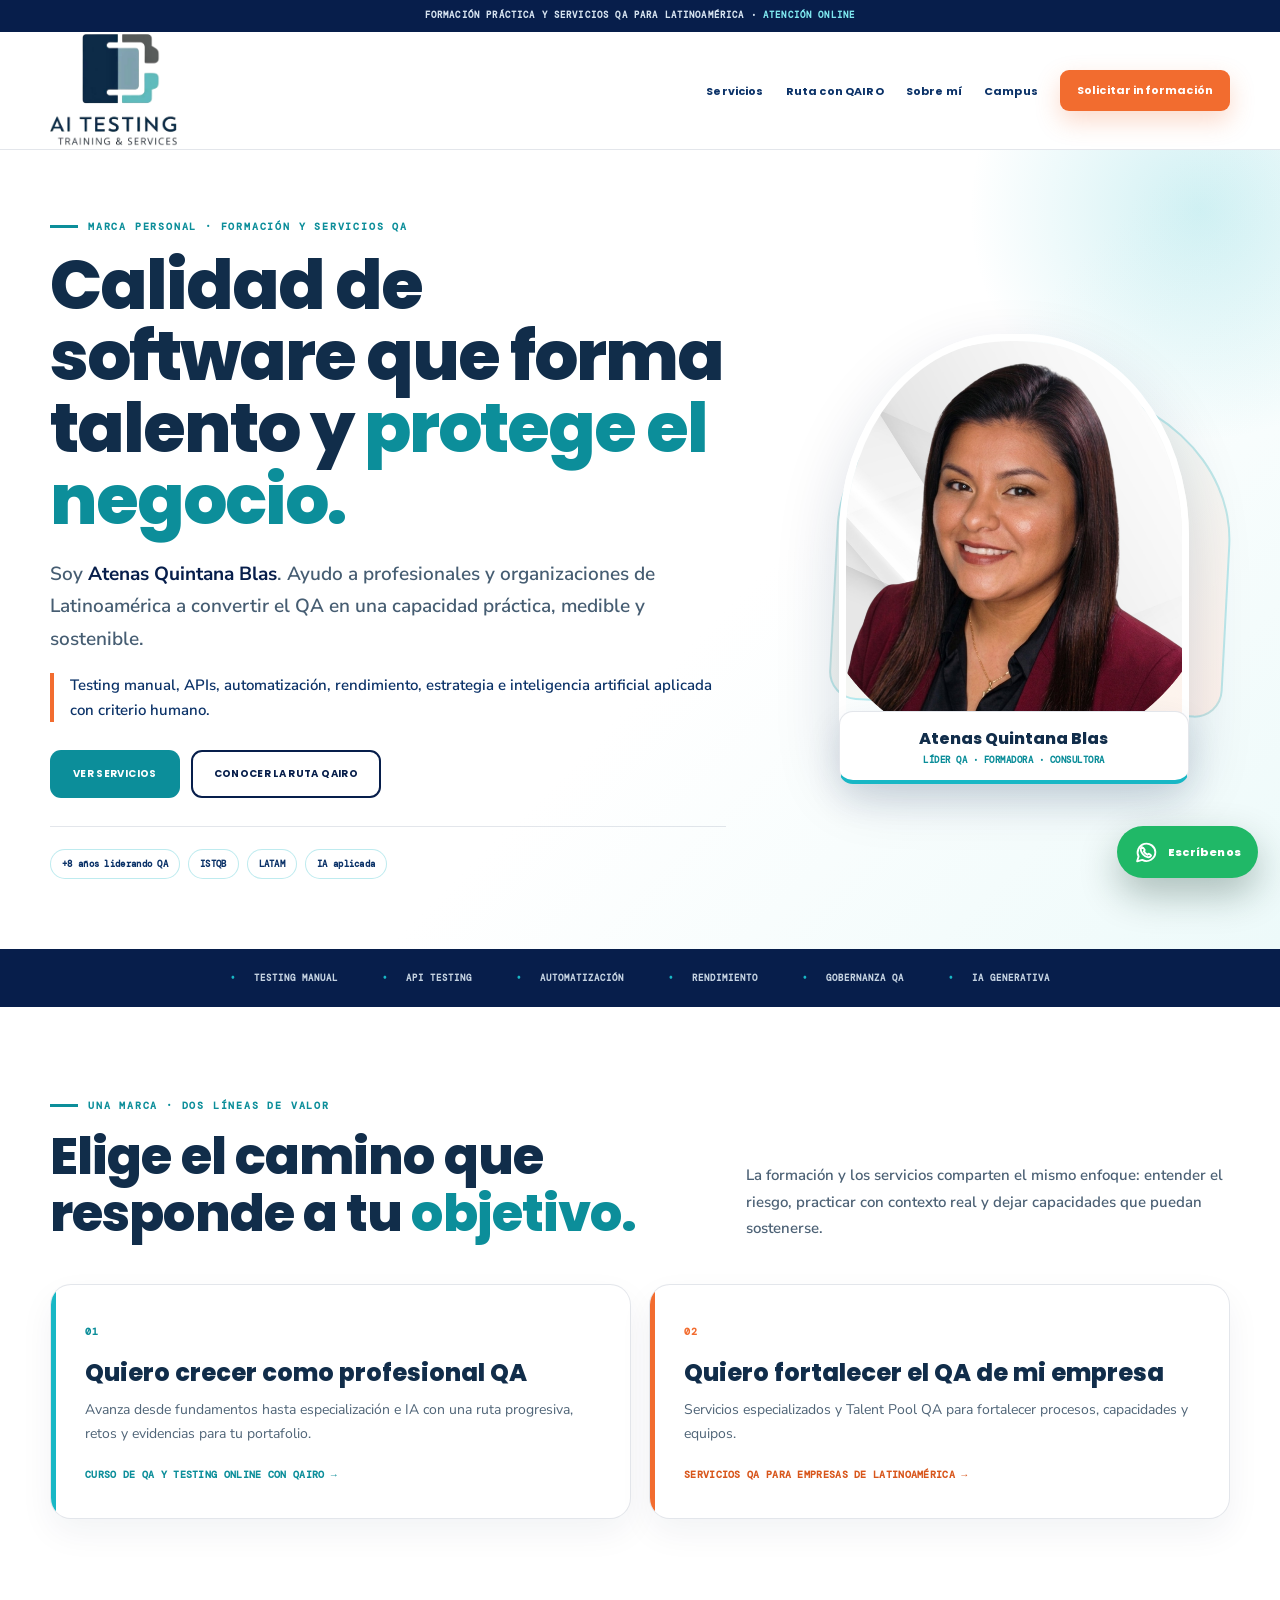
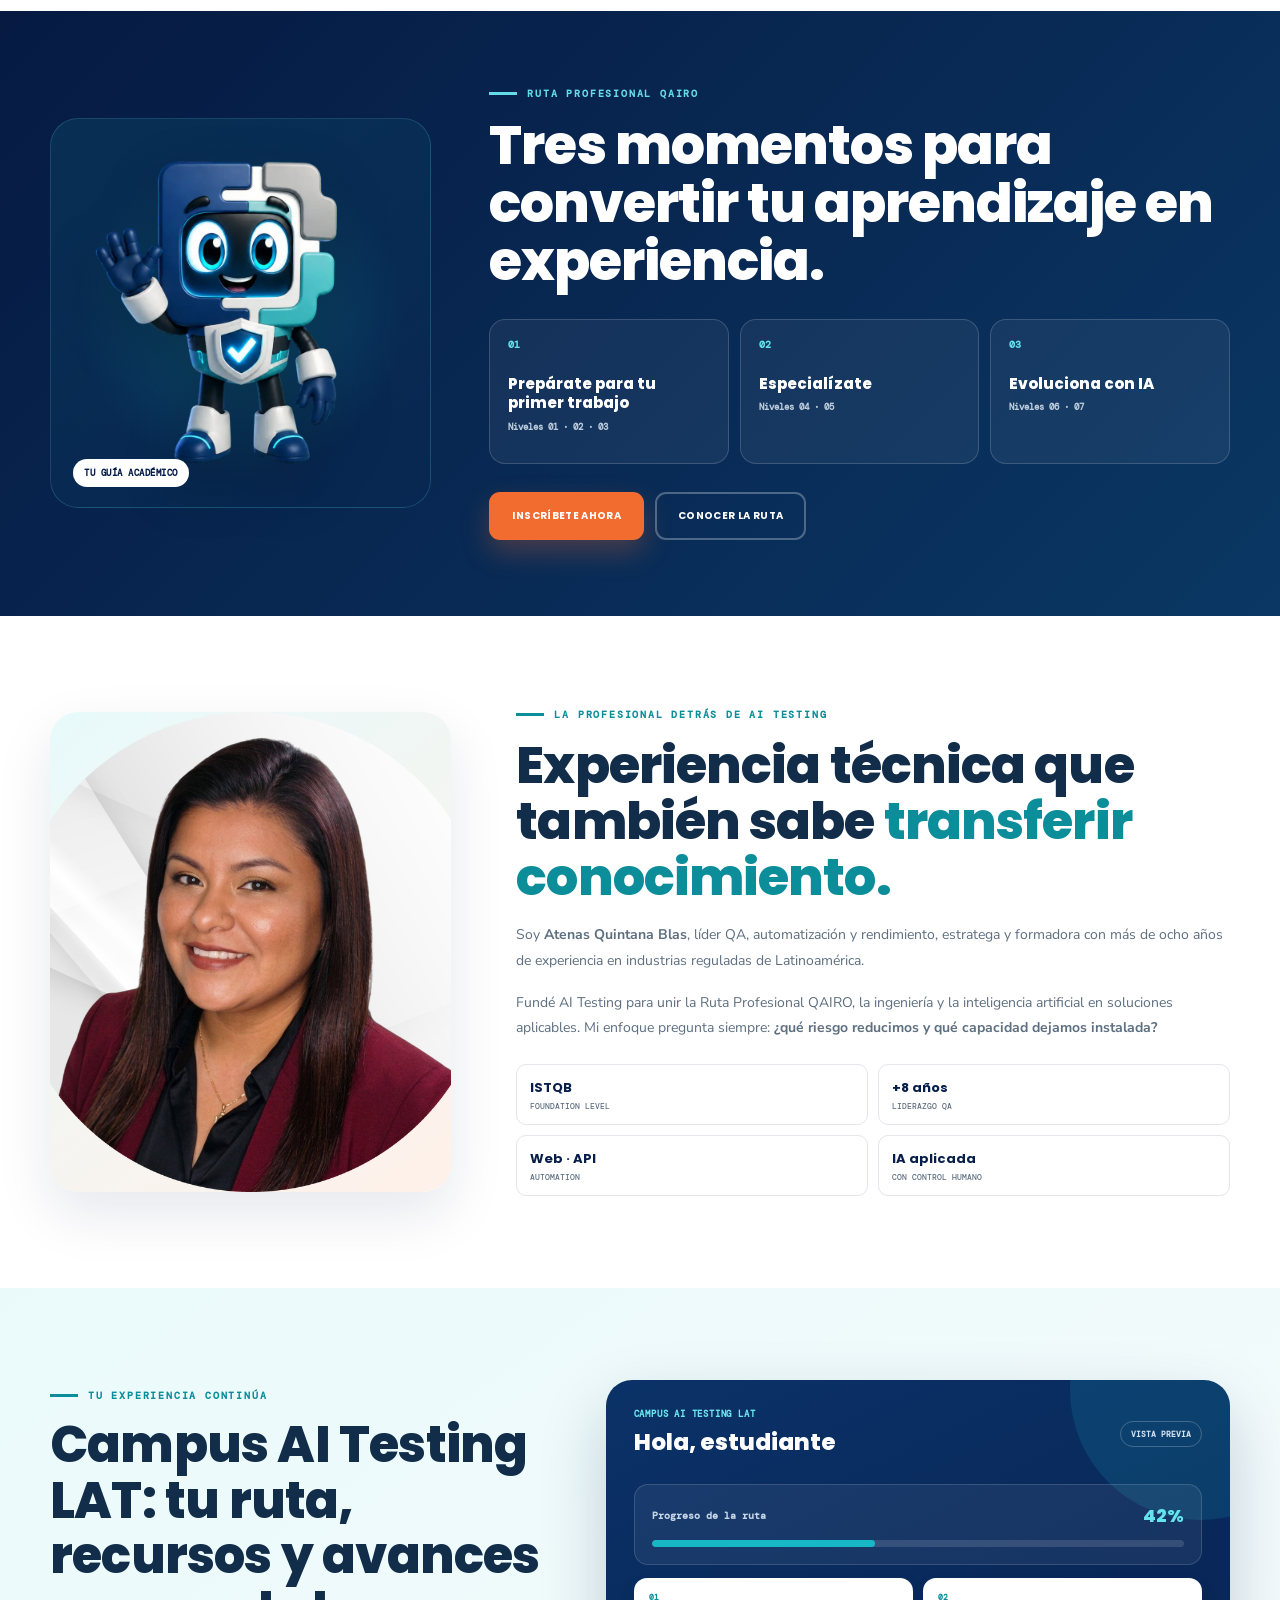
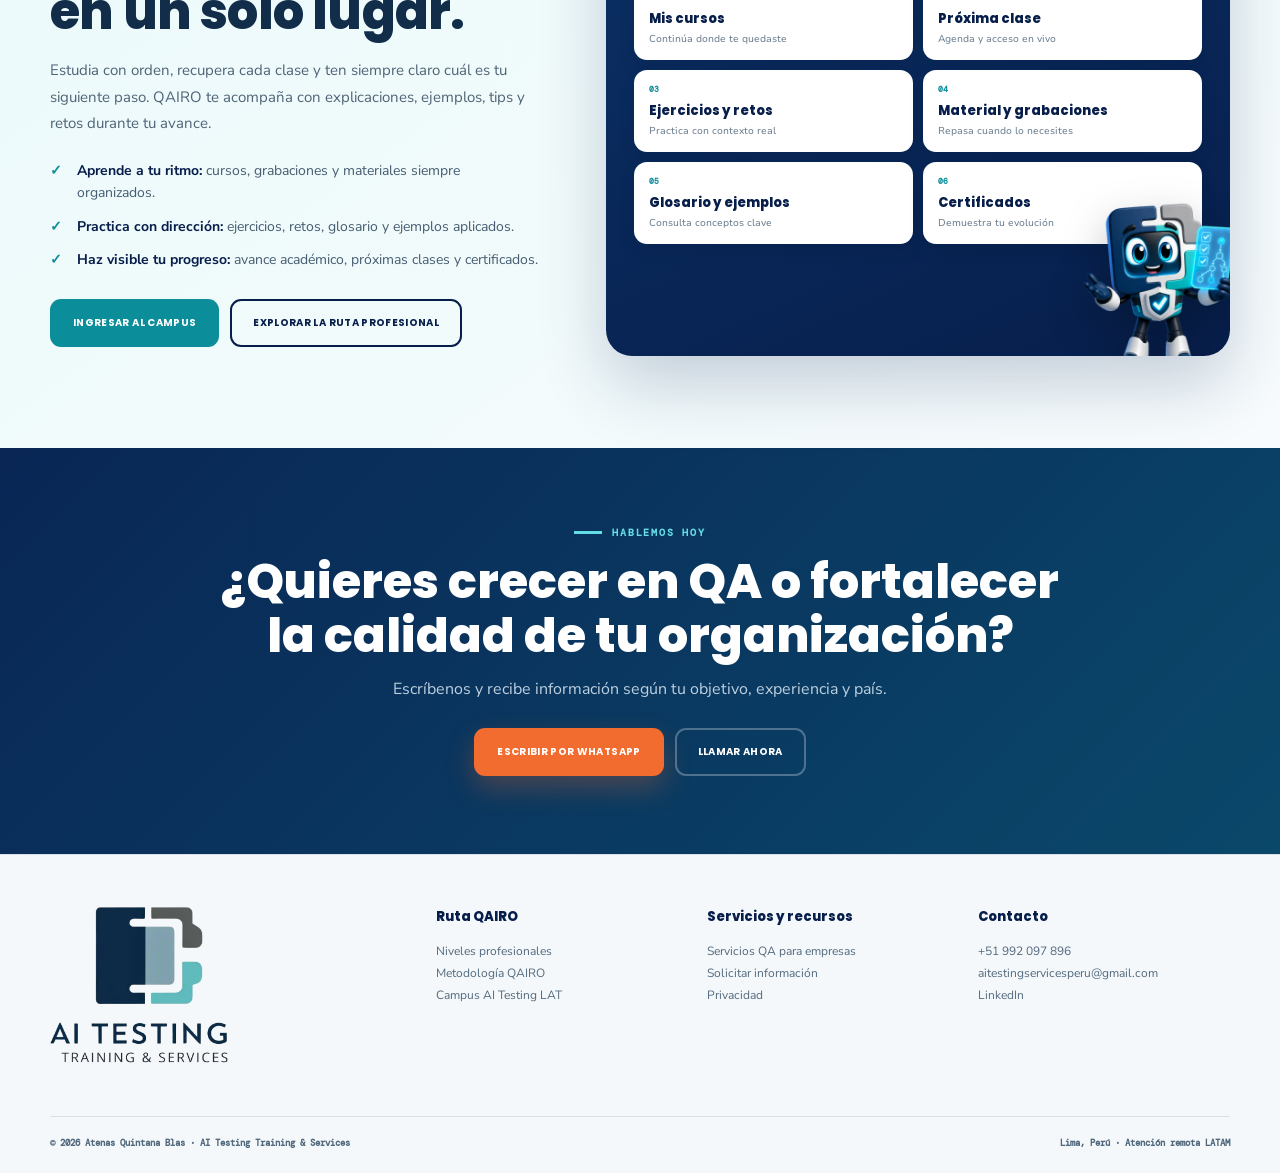
<file: index.html>
<!doctype html>
<html lang="es-419">
<head>
  <meta charset="utf-8">
  <meta name="viewport" content="width=device-width,initial-scale=1">
  <title>AI Testing LAT | Curso de QA Online y Servicios de Testing</title>
  <meta name="description" content="Aprende QA y testing online con la Ruta QAIRO o fortalece tu empresa. Formación en español para Venezuela, El Salvador y toda Latinoamérica.">
  <meta name="author" content="Atenas Quintana Blas">
  <meta name="theme-color" content="#071e4b">
  <meta name="robots" content="index,follow,max-image-preview:large,max-snippet:-1,max-video-preview:-1">
  <link rel="canonical" href="https://aitesting.lat/">
  <meta property="og:type" content="website">
  <meta property="og:locale" content="es_419">
  <meta property="og:site_name" content="AI Testing Training &amp; Services">
  <meta property="og:title" content="AI Testing LAT | Aprende QA y Testing Online">
  <meta property="og:description" content="Ruta Profesional QAIRO para aprender QA desde cero y servicios especializados para empresas de Latinoamérica.">
  <meta property="og:url" content="https://aitesting.lat/">
  <meta property="og:image" content="https://aitesting.lat/assets/atenas-quintana.png">
  <link rel="preconnect" href="https://fonts.googleapis.com">
  <link rel="preconnect" href="https://fonts.gstatic.com" crossorigin>
  <link href="https://fonts.googleapis.com/css2?family=DM+Mono:wght@400;500&family=Nunito+Sans:opsz,wght@6..12,400;6..12,600;6..12,700;6..12,800&family=Poppins:wght@600;700;800&display=swap" rel="stylesheet">
  <link rel="stylesheet" href="assets/home.css?v=20260818-4">
  <script type="application/ld+json">
  {"@context":"https://schema.org","@graph":[
    {"@type":"Person","@id":"https://aitesting.lat/#atenas","name":"Atenas Quintana Blas","jobTitle":"Líder QA, Automatización y Rendimiento","url":"https://aitesting.lat/#sobre-mi","image":"https://aitesting.lat/assets/atenas-quintana.png","sameAs":["https://www.linkedin.com/in/atenas-quintana-blas"]},
    {"@type":["ProfessionalService","Organization"],"@id":"https://aitesting.lat/#organization","name":"AI Testing Training & Services","alternateName":"AI Testing LAT","description":"Formación online en QA y testing de software, y servicios especializados de calidad para Latinoamérica.","url":"https://aitesting.lat/","logo":"https://aitesting.lat/assets/ai-testing-logo-oficial.png","founder":{"@id":"https://aitesting.lat/#atenas"},"email":"aitestingservicesperu@gmail.com","telephone":"+51992097896","areaServed":[{"@type":"Country","name":"Perú"},{"@type":"Country","name":"Venezuela"},{"@type":"Country","name":"El Salvador"},{"@type":"Country","name":"Colombia"},{"@type":"Country","name":"Ecuador"},{"@type":"Country","name":"Bolivia"},{"@type":"Country","name":"Panamá"},{"@type":"Country","name":"República Dominicana"},{"@type":"Country","name":"Guatemala"},{"@type":"Country","name":"Honduras"},{"@type":"Country","name":"Nicaragua"},{"@type":"Country","name":"Paraguay"},{"@type":"Place","name":"Latinoamérica"}],"availableLanguage":"Spanish","sameAs":["https://www.linkedin.com/in/atenas-quintana-blas"]},
    {"@type":"WebSite","@id":"https://aitesting.lat/#website","name":"AI Testing LAT","url":"https://aitesting.lat/","inLanguage":"es","publisher":{"@id":"https://aitesting.lat/#organization"}}
  ]}
  </script>
</head>
<body>
  <a class="skip-link" href="#contenido">Saltar al contenido</a>
  <div class="topbar">Formación práctica y servicios QA para Latinoamérica · <strong>Atención online</strong></div>
  <nav class="nav" aria-label="Navegación principal">
    <div class="container nav-inner">
      <a class="brand" href="#inicio" aria-label="AI Testing, ir al inicio"><img src="assets/ai-testing-logo-oficial.png?v=20260817-3" alt="AI Testing Training &amp; Services" width="599" height="530"><span class="sr-only">Ir al inicio de AI Testing</span></a>
      <button class="menu-button" id="menuButton" type="button" aria-label="Abrir menú" aria-expanded="false"><span></span><span></span><span></span></button>
      <ul class="nav-links" id="navLinks">
        <li><a href="#servicios">Servicios</a></li><li><a href="ruta-profesional-qairo.html">Ruta con QAIRO</a></li><li><a href="#sobre-mi">Sobre mí</a></li><li><a href="#campus">Campus</a></li><li><a class="nav-cta" href="#contacto">Solicitar información</a></li>
      </ul>
    </div>
  </nav>
  <main id="contenido">
    <header class="hero" id="inicio">
      <div class="container hero-grid">
        <div class="hero-copy"><p class="eyebrow"><span></span> Marca personal · Formación y servicios QA</p><h1>Calidad de software que forma talento y <em>protege el negocio.</em></h1><p class="hero-lead">Soy <strong>Atenas Quintana Blas</strong>. Ayudo a profesionales y organizaciones de Latinoamérica a convertir el QA en una capacidad práctica, medible y sostenible.</p><p class="hero-detail">Testing manual, APIs, automatización, rendimiento, estrategia e inteligencia artificial aplicada con criterio humano.</p><div class="actions"><a class="button button-primary" href="servicios-testing-qa-latinoamerica.html">Ver servicios</a><a class="button button-outline" href="ruta-profesional-qairo.html">Conocer la Ruta QAIRO</a></div><div class="hero-proof" aria-label="Especialidades"><span>+8 años liderando QA</span><span>ISTQB</span><span>LATAM</span><span>IA aplicada</span></div></div>
        <div class="portrait-area"><div class="portrait-backdrop"></div><img class="portrait" src="assets/atenas-quintana.png" alt="Atenas Quintana Blas, líder QA y formadora" width="800" height="800"><div class="portrait-card"><strong>Atenas Quintana Blas</strong><span>Líder QA · Formadora · Consultora</span></div></div>
      </div>
    </header>
    <section class="expertise" aria-label="Áreas de experiencia"><div class="container expertise-row"><span>Testing manual</span><span>API Testing</span><span>Automatización</span><span>Rendimiento</span><span>Gobernanza QA</span><span>IA generativa</span></div></section>
    <section class="section intro" id="servicios" aria-labelledby="intro-title"><div class="container"><div class="section-head split"><div><p class="eyebrow"><span></span> Una marca · Dos líneas de valor</p><h2 id="intro-title">Elige el camino que responde a tu <em>objetivo.</em></h2></div><p>La formación y los servicios comparten el mismo enfoque: entender el riesgo, practicar con contexto real y dejar capacidades que puedan sostenerse.</p></div><div class="value-grid"><article class="value-card teal"><span class="value-index">01</span><h3>Quiero crecer como profesional QA</h3><p>Avanza desde fundamentos hasta especialización e IA con una ruta progresiva, retos y evidencias para tu portafolio.</p><a href="ruta-profesional-qairo.html">Curso de QA y testing online con QAIRO →</a></article><article class="value-card orange"><span class="value-index">02</span><h3>Quiero fortalecer el QA de mi empresa</h3><p>Servicios especializados y Talent Pool QA para fortalecer procesos, capacidades y equipos.</p><a href="servicios-testing-qa-latinoamerica.html">Servicios QA para empresas de Latinoamérica →</a></article></div></div></section>
    <section class="qairo-home" id="ruta" aria-labelledby="qairo-home-title"><div class="container qairo-home-grid"><div class="qairo-home-visual"><div class="qairo-home-glow" aria-hidden="true"></div><img src="assets/qairo/qairo-bienvenida.webp" alt="QAIRO, guía académico de la Ruta Profesional QA" width="900" height="900"><span>Tu guía académico</span></div><div class="qairo-home-copy"><p class="eyebrow light"><span></span> Ruta Profesional QAIRO</p><h2 id="qairo-home-title">Tres momentos para convertir tu aprendizaje en experiencia.</h2><div class="qairo-moments"><article><span>01</span><strong>Prepárate para tu primer trabajo</strong><small>Niveles 01 · 02 · 03</small></article><article><span>02</span><strong>Especialízate</strong><small>Niveles 04 · 05</small></article><article><span>03</span><strong>Evoluciona con IA</strong><small>Niveles 06 · 07</small></article></div><div class="actions"><a class="button button-orange" href="https://wa.me/51992097896?text=Hola%20Atenas%2C%20quiero%20inscribirme%20en%20la%20Ruta%20Profesional%20QAIRO.%20Mi%20pa%C3%ADs%20es%3A" target="_blank" rel="noopener">Inscríbete ahora</a><a class="button button-ghost" href="ruta-profesional-qairo.html">Conocer la ruta</a></div></div></div></section>
    <section class="section about" id="sobre-mi" aria-labelledby="about-title"><div class="container about-grid"><div class="about-photo"><img src="assets/atenas-quintana.png" alt="Retrato profesional de Atenas Quintana Blas" width="800" height="800"></div><div><p class="eyebrow"><span></span> La profesional detrás de AI Testing</p><h2 id="about-title">Experiencia técnica que también sabe <em>transferir conocimiento.</em></h2><p>Soy <strong>Atenas Quintana Blas</strong>, líder QA, automatización y rendimiento, estratega y formadora con más de ocho años de experiencia en industrias reguladas de Latinoamérica.</p><p>Fundé AI Testing para unir la Ruta Profesional QAIRO, la ingeniería y la inteligencia artificial en soluciones aplicables. Mi enfoque pregunta siempre: <strong>¿qué riesgo reducimos y qué capacidad dejamos instalada?</strong></p><div class="credentials"><span><strong>ISTQB</strong> Foundation Level</span><span><strong>+8 años</strong> Liderazgo QA</span><span><strong>Web · API</strong> Automation</span><span><strong>IA aplicada</strong> Con control humano</span></div></div></div></section>
    <section class="section campus-showcase" id="campus" aria-labelledby="campus-title"><div class="container campus-showcase-grid"><div class="campus-copy"><p class="eyebrow"><span></span> Tu experiencia continúa</p><h2 id="campus-title">Campus AI Testing LAT: tu ruta, recursos y avances en un solo lugar.</h2><p>Estudia con orden, recupera cada clase y ten siempre claro cuál es tu siguiente paso. QAIRO te acompaña con explicaciones, ejemplos, tips y retos durante tu avance.</p><ul class="campus-benefits"><li><strong>Aprende a tu ritmo:</strong> cursos, grabaciones y materiales siempre organizados.</li><li><strong>Practica con dirección:</strong> ejercicios, retos, glosario y ejemplos aplicados.</li><li><strong>Haz visible tu progreso:</strong> avance académico, próximas clases y certificados.</li></ul><div class="actions"><a class="button button-primary" href="campus/">Ingresar al Campus</a><a class="button button-outline" href="ruta-profesional-qairo.html">Explorar la Ruta Profesional</a></div></div><div class="campus-preview" aria-label="Vista previa del Campus AI Testing LAT"><div class="campus-preview-head"><div><small>Campus AI Testing LAT</small><strong>Hola, estudiante</strong></div><span>Vista previa</span></div><div class="campus-progress"><div><small>Progreso de la ruta</small><strong>42%</strong></div><i><b></b></i></div><div class="campus-modules"><article><span>01</span><strong>Mis cursos</strong><small>Continúa donde te quedaste</small></article><article><span>02</span><strong>Próxima clase</strong><small>Agenda y acceso en vivo</small></article><article><span>03</span><strong>Ejercicios y retos</strong><small>Practica con contexto real</small></article><article><span>04</span><strong>Material y grabaciones</strong><small>Repasa cuando lo necesites</small></article><article><span>05</span><strong>Glosario y ejemplos</strong><small>Consulta conceptos clave</small></article><article><span>06</span><strong>Certificados</strong><small>Demuestra tu evolución</small></article></div><img class="campus-qairo" src="assets/qairo/qairo-muestra.webp" alt="QAIRO guía la experiencia del Campus" width="780" height="900"></div></div></section>
    <section class="contact" id="contacto" aria-labelledby="contact-title"><div class="container contact-inner"><p class="eyebrow light"><span></span> Hablemos hoy</p><h2 id="contact-title">¿Quieres crecer en QA o fortalecer la calidad de tu organización?</h2><p>Escríbenos y recibe información según tu objetivo, experiencia y país.</p><div class="actions"><a class="button button-orange" href="https://wa.me/51992097896?text=Hola%20Atenas%2C%20deseo%20informaci%C3%B3n%20sobre%20AI%20Testing.%20Mi%20inter%C3%A9s%20es%3A" target="_blank" rel="noopener">Escribir por WhatsApp</a><a class="button button-ghost" href="tel:+51992097896">Llamar ahora</a></div></div></section>
  </main>
  <footer><div class="container footer-grid"><div class="footer-brand"><img src="assets/ai-testing-logo-oficial.png?v=20260817-3" alt="AI Testing Training &amp; Services" width="599" height="530"></div><nav aria-label="Ruta QAIRO"><strong>Ruta QAIRO</strong><a href="ruta-profesional-qairo.html#niveles">Niveles profesionales</a><a href="ruta-profesional-qairo.html#metodologia">Metodología QAIRO</a><a href="#campus">Campus AI Testing LAT</a></nav><nav aria-label="Servicios y recursos"><strong>Servicios y recursos</strong><a href="servicios-testing-qa-latinoamerica.html">Servicios QA para empresas</a><a href="#contacto">Solicitar información</a><a href="politica-privacidad.html">Privacidad</a></nav><div><strong>Contacto</strong><a href="tel:+51992097896">+51 992 097 896</a><a href="mailto:aitestingservicesperu@gmail.com">aitestingservicesperu@gmail.com</a><a href="https://www.linkedin.com/in/atenas-quintana-blas" target="_blank" rel="noopener">LinkedIn</a></div></div><div class="container footer-bottom"><span>© 2026 Atenas Quintana Blas · AI Testing Training &amp; Services</span><span>Lima, Perú · Atención remota LATAM</span></div></footer>
  <a class="whatsapp-float" href="https://wa.me/51992097896?text=Hola%20Atenas%2C%20deseo%20informaci%C3%B3n%20sobre%20AI%20Testing." target="_blank" rel="noopener" aria-label="Escribir a AI Testing por WhatsApp"><svg viewBox="0 0 24 24" aria-hidden="true"><path d="M20.5 11.6a8.5 8.5 0 0 1-12.6 7.5L3 20.5l1.4-4.7a8.5 8.5 0 1 1 16.1-4.2Z"/><path d="M8.1 7.8c.3-.4.6-.4.9-.1l1.1 1.4c.2.3.2.6 0 .9l-.6.8c.7 1.5 1.9 2.6 3.4 3.3l.8-.7c.3-.2.6-.2.9 0l1.5 1.1c.3.2.3.6.1.9-.7 1.1-1.8 1.4-3.2 1-3.1-.9-5.5-3.3-6.4-6.4-.4-1.3-.1-2.4.9-3.2Z"/></svg><span>Escríbenos</span></a>
  <script>const button=document.getElementById('menuButton');const menu=document.getElementById('navLinks');button.addEventListener('click',()=>{const open=menu.classList.toggle('open');button.setAttribute('aria-expanded',String(open));button.setAttribute('aria-label',open?'Cerrar menú':'Abrir menú')});menu.querySelectorAll('a').forEach(link=>link.addEventListener('click',()=>{menu.classList.remove('open');button.setAttribute('aria-expanded','false')}));</script>
</body>
</html>
</file>
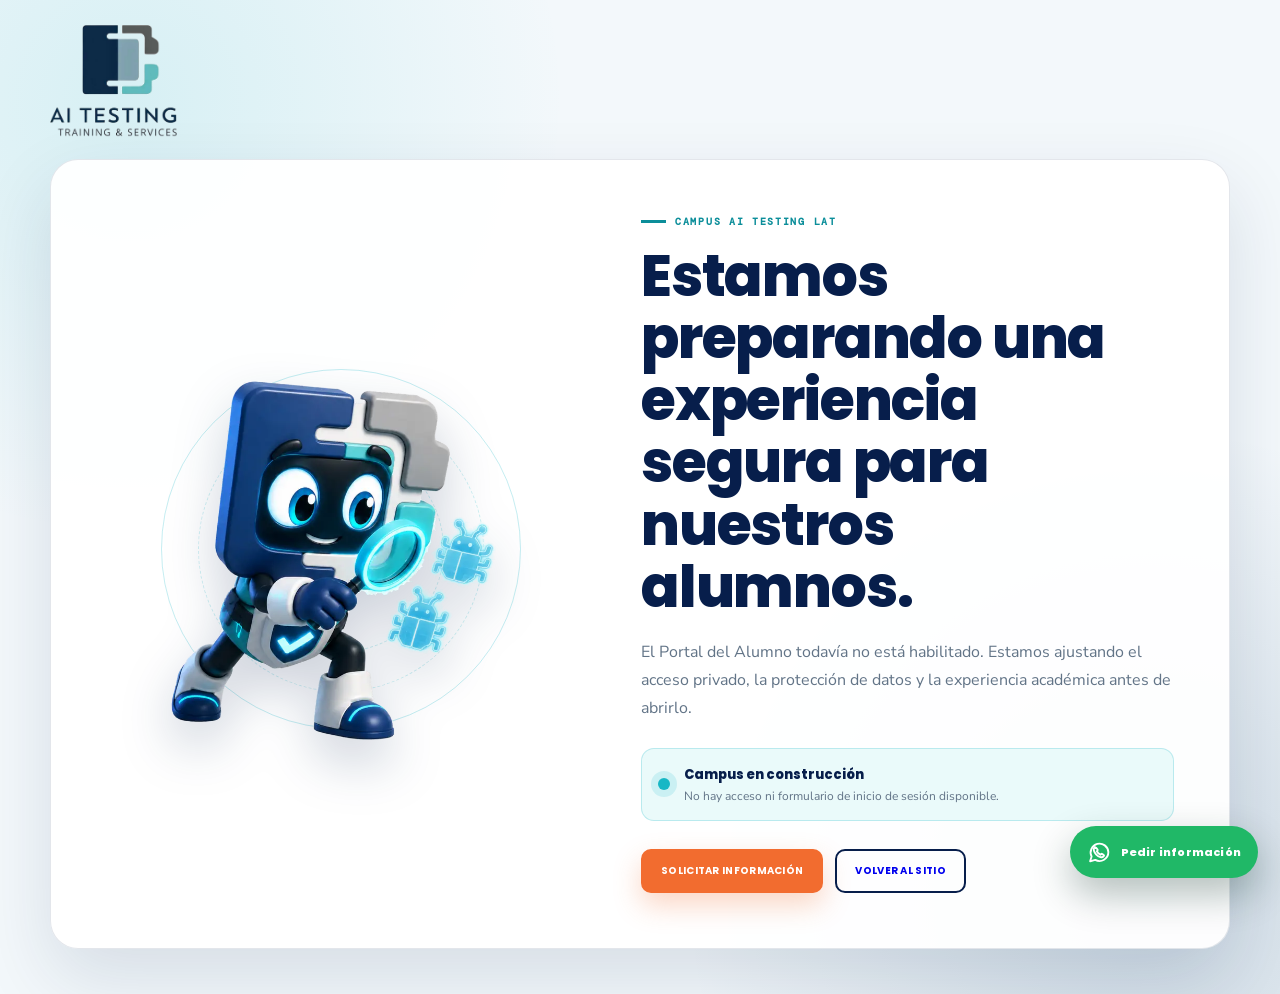
<file: campus/index.html>
<!doctype html>
<html lang="es-419">
<head>
  <meta charset="utf-8">
  <meta name="viewport" content="width=device-width,initial-scale=1">
  <title>Campus AI Testing LAT · Próximamente</title>
  <meta name="description" content="El Campus AI Testing LAT se encuentra en preparación.">
  <meta name="robots" content="noindex,nofollow,noarchive">
  <meta name="theme-color" content="#071e4b">
  <link rel="preconnect" href="https://fonts.googleapis.com">
  <link rel="preconnect" href="https://fonts.gstatic.com" crossorigin>
  <link href="https://fonts.googleapis.com/css2?family=DM+Mono:wght@400;500&family=Nunito+Sans:wght@400;600;700;800&family=Poppins:wght@600;700;800&display=swap" rel="stylesheet">
  <link rel="stylesheet" href="../assets/campus-hold.css?v=20260818-2">
</head>
<body>
  <main>
    <a class="brand" href="../" aria-label="Volver a AI Testing"><img src="../assets/ai-testing-logo-oficial.png?v=20260817-3" alt="AI Testing Training &amp; Services" width="599" height="530"><span class="sr-only">Volver al inicio de AI Testing</span></a>
    <section class="card" aria-labelledby="title">
      <div class="visual"><div class="orbit"></div><img src="../assets/qairo/qairo-trabajo.webp" alt="QAIRO preparando el Campus AI Testing LAT" width="900" height="900"></div>
      <div class="copy"><p class="eyebrow"><span></span> Campus AI Testing LAT</p><h1 id="title">Estamos preparando una experiencia segura para nuestros alumnos.</h1><p>El Portal del Alumno todavía no está habilitado. Estamos ajustando el acceso privado, la protección de datos y la experiencia académica antes de abrirlo.</p><div class="status"><i></i><div><strong>Campus en construcción</strong><span>No hay acceso ni formulario de inicio de sesión disponible.</span></div></div><div class="actions"><a class="primary" href="https://wa.me/51992097896?text=Hola%20Atenas%2C%20deseo%20informaci%C3%B3n%20sobre%20la%20Ruta%20QAIRO%20y%20el%20Campus." target="_blank" rel="noopener">Solicitar información</a><a href="../">Volver al sitio</a></div></div>
    </section>
  </main>
  <a class="whatsapp-float" href="https://wa.me/51992097896?text=Hola%20Atenas%2C%20deseo%20informaci%C3%B3n%20sobre%20la%20Ruta%20QAIRO%20y%20el%20Campus." target="_blank" rel="noopener" aria-label="Solicitar información por WhatsApp"><svg viewBox="0 0 24 24" aria-hidden="true"><path d="M20.5 11.6a8.5 8.5 0 0 1-12.6 7.5L3 20.5l1.4-4.7a8.5 8.5 0 1 1 16.1-4.2Z"/><path d="M8.1 7.8c.3-.4.6-.4.9-.1l1.1 1.4c.2.3.2.6 0 .9l-.6.8c.7 1.5 1.9 2.6 3.4 3.3l.8-.7c.3-.2.6-.2.9 0l1.5 1.1c.3.2.3.6.1.9-.7 1.1-1.8 1.4-3.2 1-3.1-.9-5.5-3.3-6.4-6.4-.4-1.3-.1-2.4.9-3.2Z"/></svg><span>Pedir información</span></a>
</body>
</html>
</file>
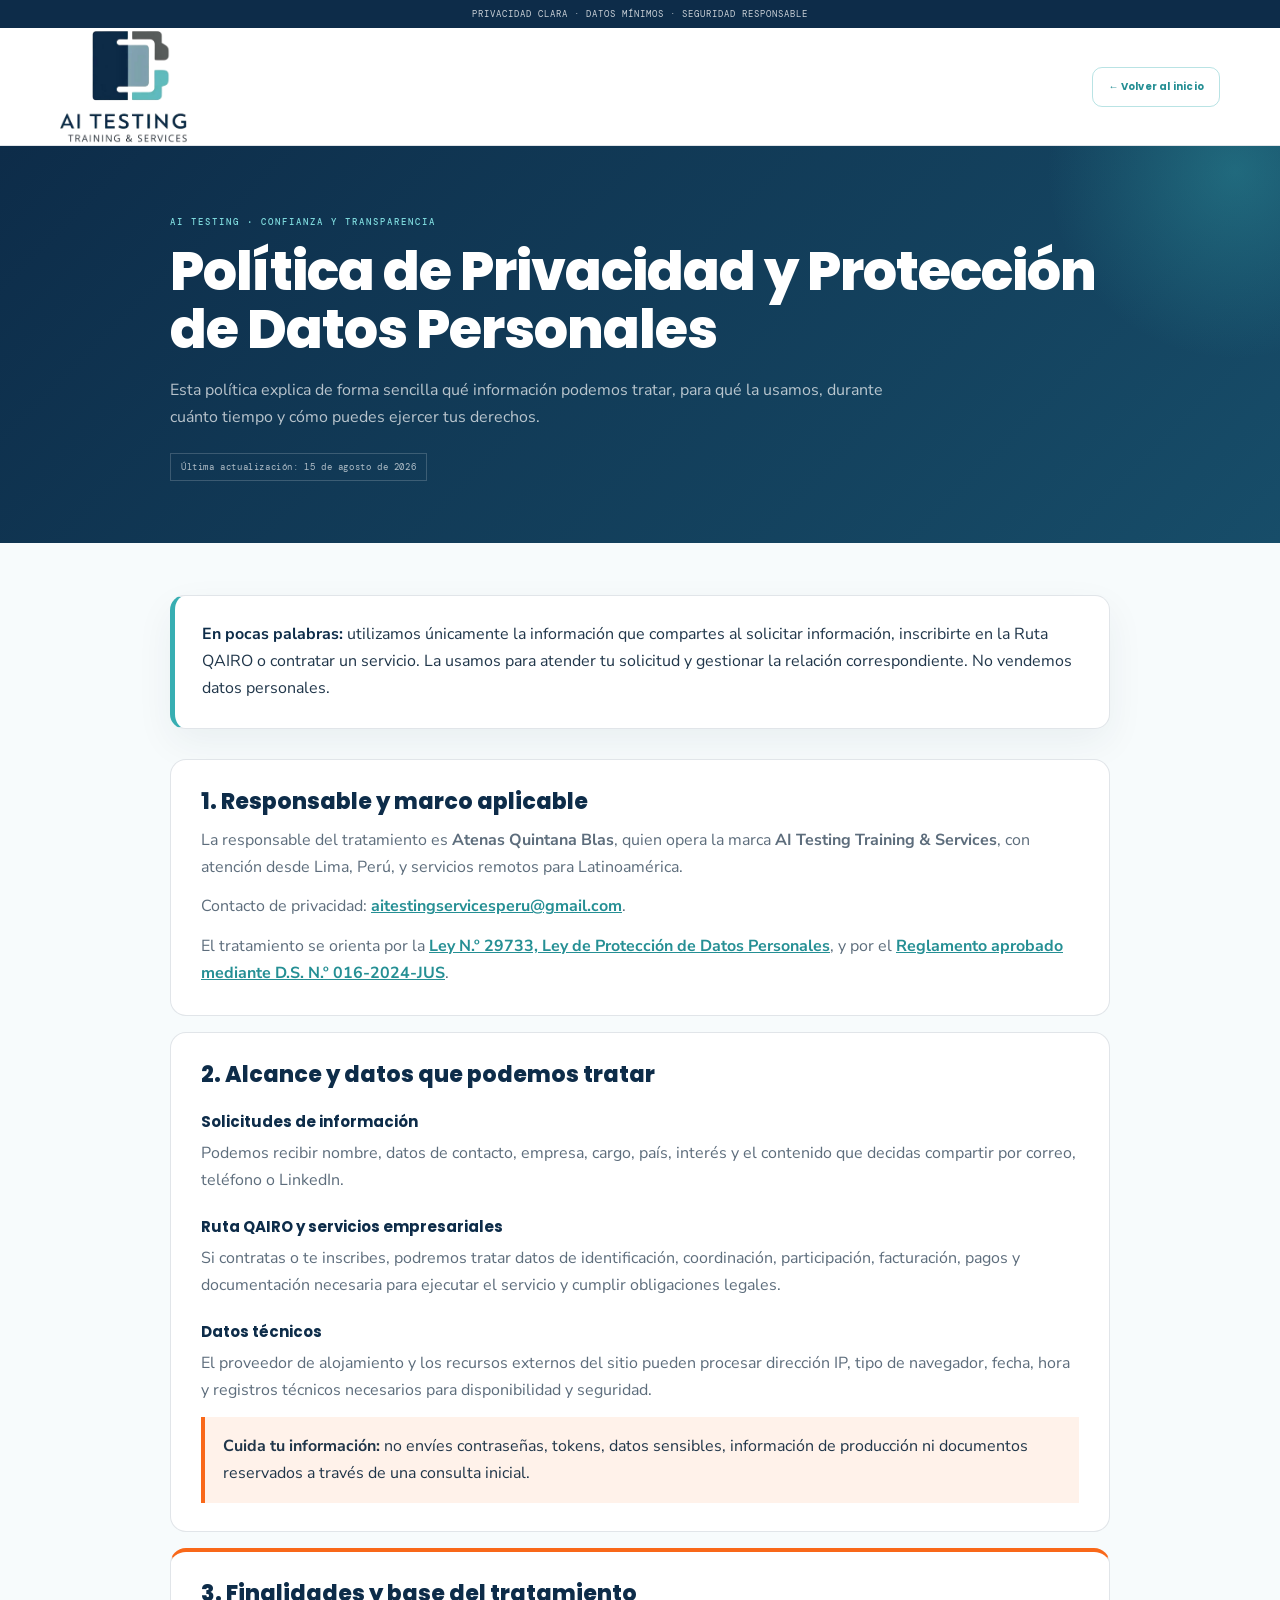
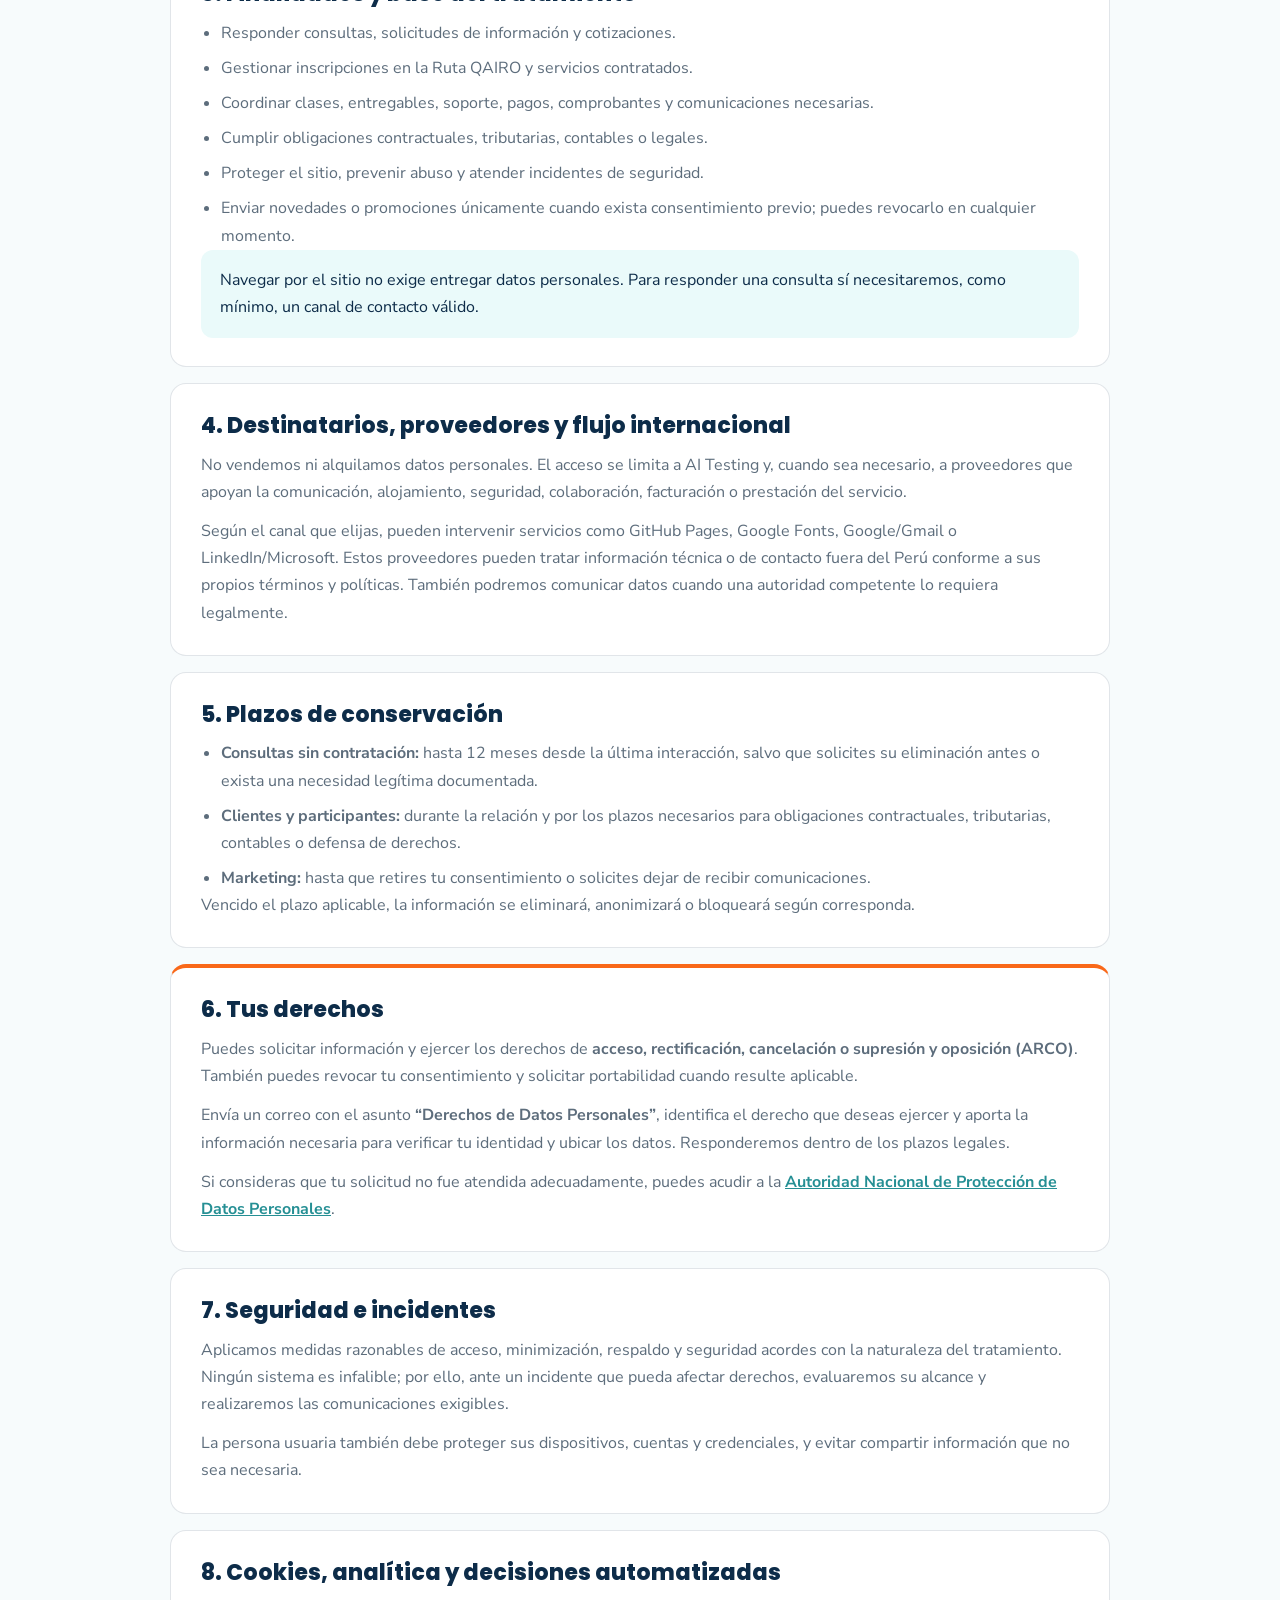
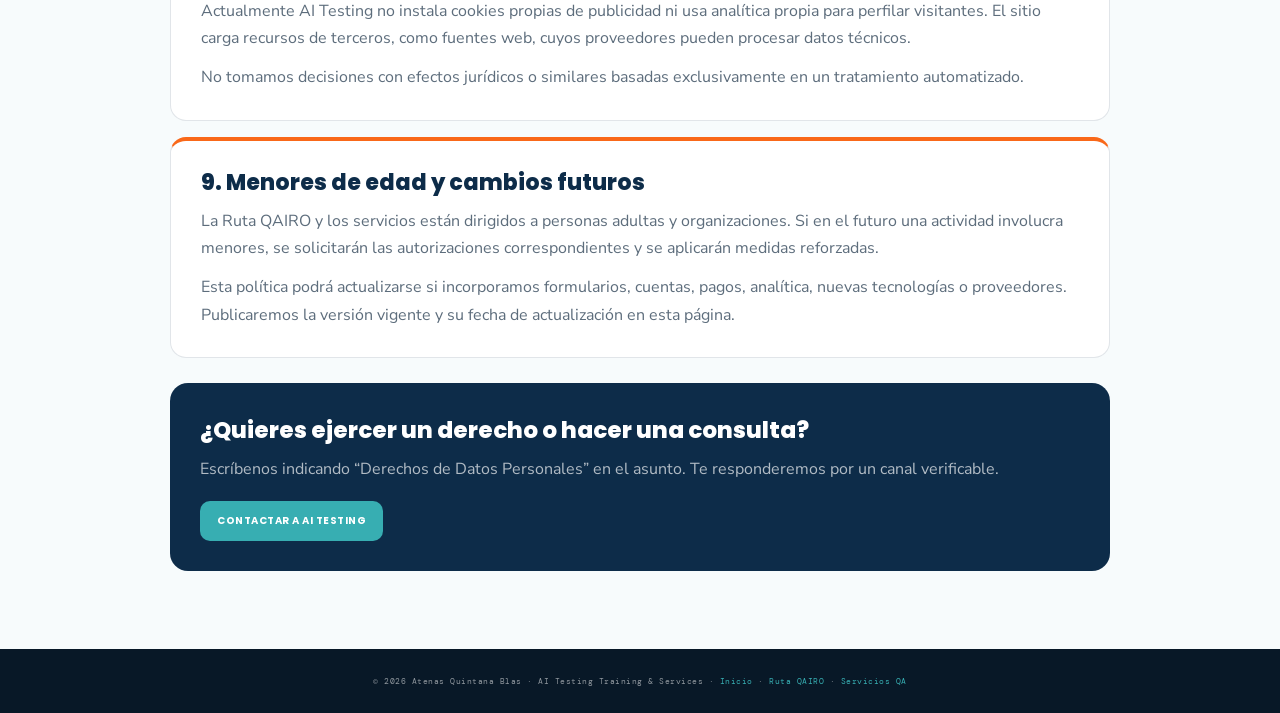
<file: politica-privacidad.html>
<!DOCTYPE html>
<html lang="es-419">
<head>
  <meta charset="UTF-8">
  <meta name="viewport" content="width=device-width, initial-scale=1.0">
  <title>Política de Privacidad y Protección de Datos | AI Testing</title>
  <meta name="description" content="Conoce cómo AI Testing trata y protege los datos personales conforme al marco peruano de protección de datos personales.">
  <meta name="robots" content="index,follow">
  <meta name="theme-color" content="#0d2c49">
  <link rel="canonical" href="https://aitesting.lat/politica-privacidad.html">
  <link rel="preconnect" href="https://fonts.googleapis.com">
  <link rel="preconnect" href="https://fonts.gstatic.com" crossorigin>
  <link href="https://fonts.googleapis.com/css2?family=DM+Mono:wght@400;500&family=Nunito+Sans:opsz,wght@6..12,400;6..12,600;6..12,700&family=Poppins:wght@600;700;800&display=swap" rel="stylesheet">
  <style>
    *,*::before,*::after{box-sizing:border-box}
    :root{--navy:#0d2c49;--navy-2:#173b5f;--teal:#37aeb2;--teal-dark:#258f94;--teal-pale:#eafafa;--orange:#f96819;--orange-pale:#fff2ea;--ink:#20364a;--gray:#5d6d7c;--off:#f7fbfc;--line:rgba(13,44,73,.12);--display:'Poppins',Arial,sans-serif;--body:'Nunito Sans',Arial,sans-serif;--mono:'DM Mono',monospace}
    html{scroll-behavior:smooth}
    body{margin:0;background:var(--off);color:var(--ink);font-family:var(--body);line-height:1.7}
    a{color:inherit}.container{width:min(940px,calc(100% - 42px));margin-inline:auto}
    .topbar{background:var(--navy);color:rgba(255,255,255,.78);padding:8px 18px;text-align:center;font:9px var(--mono);letter-spacing:1px;text-transform:uppercase}
    nav{height:118px;background:white;border-bottom:1px solid var(--line);display:flex;align-items:center;justify-content:space-between;gap:22px;padding-inline:max(21px,calc((100vw - 1160px)/2));position:sticky;top:0;z-index:20}
    .sr-only{position:absolute;width:1px;height:1px;padding:0;margin:-1px;overflow:hidden;clip:rect(0,0,0,0);white-space:nowrap;border:0}.brand{display:flex;align-items:center;text-decoration:none}.brand img{width:138px;height:112px;object-fit:contain;object-position:left}.back{font:700 10px var(--display);letter-spacing:.2px;text-decoration:none;color:var(--teal-dark);padding:11px 15px;border:1px solid rgba(55,174,178,.35);border-radius:10px}.back:hover{background:var(--teal);color:white}
    header{background:linear-gradient(135deg,var(--navy),#174d69);color:white;overflow:hidden;position:relative}header::after{content:'';position:absolute;width:390px;height:390px;border-radius:50%;right:-150px;top:-170px;background:radial-gradient(circle,rgba(55,174,178,.35),transparent 68%)}
    .hero{padding:70px 0 62px;position:relative;z-index:1}.eyebrow{font:500 9px var(--mono);color:#7edadd;letter-spacing:2px;text-transform:uppercase;margin-bottom:14px}.hero h1{font:800 clamp(34px,5vw,54px)/1.08 var(--display);letter-spacing:-1px;margin:0 0 18px}.hero p{max-width:760px;color:rgba(255,255,255,.7);font-size:16px;margin:0}.updated{display:inline-block;margin-top:22px;padding:7px 10px;border:1px solid rgba(255,255,255,.18);font:9px var(--mono);letter-spacing:.6px;color:rgba(255,255,255,.68)}
    main{padding:52px 0 78px}.summary{background:white;border:1px solid var(--line);border-left:5px solid var(--teal);border-radius:15px;padding:25px 27px;margin-bottom:30px;box-shadow:0 14px 38px rgba(13,44,73,.06)}.summary strong{color:var(--navy)}
    .policy{display:grid;gap:16px}.card{background:white;border:1px solid var(--line);border-radius:16px;padding:28px 30px}.card:nth-child(3n){border-top:4px solid var(--orange)}.card h2{font:800 22px/1.25 var(--display);color:var(--navy);margin:0 0 12px}.card h3{font:700 15px var(--display);color:var(--navy);margin:21px 0 7px}.card p{margin:0;color:var(--gray)}.card p+p{margin-top:12px}.card ul{margin:10px 0 0;padding-left:20px;color:var(--gray)}.card li+li{margin-top:8px}.card a{color:var(--teal-dark);font-weight:700}.highlight{background:var(--teal-pale);border-radius:12px;padding:17px 19px;margin-top:17px;color:var(--navy)!important}.warning{background:var(--orange-pale);border-left:4px solid var(--orange);padding:16px 18px;margin-top:17px;color:var(--ink)!important}
    .contact-box{background:var(--navy);color:white;border-radius:18px;padding:30px;margin-top:25px}.contact-box h2{font:800 23px var(--display);margin:0 0 9px}.contact-box p{color:rgba(255,255,255,.68);margin:0 0 18px}.button{display:inline-flex;text-decoration:none;background:var(--teal);color:white!important;padding:12px 17px;border-radius:10px;font:700 10px var(--display);text-transform:uppercase;letter-spacing:.5px}.button:hover{background:var(--orange)}
    footer{background:#081827;color:rgba(255,255,255,.55);padding:25px 20px;text-align:center;font:8px/1.8 var(--mono);letter-spacing:.5px}footer a{color:var(--teal);text-decoration:none}
    @media(max-width:640px){nav{height:100px}.brand img{width:112px;height:96px}.hero{padding:52px 0 47px}.hero h1{font-size:35px}main{padding-top:35px}.card,.summary{padding:23px 20px}.back{font-size:9px;padding:9px 10px}}
  </style>
</head>
<body>
  <div class="topbar">Privacidad clara · Datos mínimos · Seguridad responsable</div>
  <nav aria-label="Navegación de privacidad"><a class="brand" href="./" aria-label="Volver al inicio de AI Testing"><img src="assets/ai-testing-logo-oficial.png?v=20260817-3" alt="AI Testing Training &amp; Services" width="599" height="530"><span class="sr-only">Volver al inicio de AI Testing</span></a><a class="back" href="./">← Volver al inicio</a></nav>
  <header><div class="container hero"><div class="eyebrow">AI Testing · Confianza y transparencia</div><h1>Política de Privacidad y Protección de Datos Personales</h1><p>Esta política explica de forma sencilla qué información podemos tratar, para qué la usamos, durante cuánto tiempo y cómo puedes ejercer tus derechos.</p><span class="updated">Última actualización: 15 de agosto de 2026</span></div></header>
  <main class="container">
    <div class="summary"><strong>En pocas palabras:</strong> utilizamos únicamente la información que compartes al solicitar información, inscribirte en la Ruta QAIRO o contratar un servicio. La usamos para atender tu solicitud y gestionar la relación correspondiente. No vendemos datos personales.</div>
    <div class="policy">
      <section class="card"><h2>1. Responsable y marco aplicable</h2><p>La responsable del tratamiento es <strong>Atenas Quintana Blas</strong>, quien opera la marca <strong>AI Testing Training &amp; Services</strong>, con atención desde Lima, Perú, y servicios remotos para Latinoamérica.</p><p>Contacto de privacidad: <a href="mailto:aitestingservicesperu@gmail.com?subject=Derechos%20de%20Datos%20Personales">aitestingservicesperu@gmail.com</a>.</p><p>El tratamiento se orienta por la <a href="https://diariooficial.elperuano.pe/Normas/obtenerDocumento?idNorma=23" target="_blank" rel="noopener">Ley N.º 29733, Ley de Protección de Datos Personales</a>, y por el <a href="https://busquedas.elperuano.pe/dispositivo/SE/2349653-1" target="_blank" rel="noopener">Reglamento aprobado mediante D.S. N.º 016-2024-JUS</a>.</p></section>
      <section class="card"><h2>2. Alcance y datos que podemos tratar</h2><h3>Solicitudes de información</h3><p>Podemos recibir nombre, datos de contacto, empresa, cargo, país, interés y el contenido que decidas compartir por correo, teléfono o LinkedIn.</p><h3>Ruta QAIRO y servicios empresariales</h3><p>Si contratas o te inscribes, podremos tratar datos de identificación, coordinación, participación, facturación, pagos y documentación necesaria para ejecutar el servicio y cumplir obligaciones legales.</p><h3>Datos técnicos</h3><p>El proveedor de alojamiento y los recursos externos del sitio pueden procesar dirección IP, tipo de navegador, fecha, hora y registros técnicos necesarios para disponibilidad y seguridad.</p><p class="warning"><strong>Cuida tu información:</strong> no envíes contraseñas, tokens, datos sensibles, información de producción ni documentos reservados a través de una consulta inicial.</p></section>
      <section class="card"><h2>3. Finalidades y base del tratamiento</h2><ul><li>Responder consultas, solicitudes de información y cotizaciones.</li><li>Gestionar inscripciones en la Ruta QAIRO y servicios contratados.</li><li>Coordinar clases, entregables, soporte, pagos, comprobantes y comunicaciones necesarias.</li><li>Cumplir obligaciones contractuales, tributarias, contables o legales.</li><li>Proteger el sitio, prevenir abuso y atender incidentes de seguridad.</li><li>Enviar novedades o promociones únicamente cuando exista consentimiento previo; puedes revocarlo en cualquier momento.</li></ul><p class="highlight">Navegar por el sitio no exige entregar datos personales. Para responder una consulta sí necesitaremos, como mínimo, un canal de contacto válido.</p></section>
      <section class="card"><h2>4. Destinatarios, proveedores y flujo internacional</h2><p>No vendemos ni alquilamos datos personales. El acceso se limita a AI Testing y, cuando sea necesario, a proveedores que apoyan la comunicación, alojamiento, seguridad, colaboración, facturación o prestación del servicio.</p><p>Según el canal que elijas, pueden intervenir servicios como GitHub Pages, Google Fonts, Google/Gmail o LinkedIn/Microsoft. Estos proveedores pueden tratar información técnica o de contacto fuera del Perú conforme a sus propios términos y políticas. También podremos comunicar datos cuando una autoridad competente lo requiera legalmente.</p></section>
      <section class="card"><h2>5. Plazos de conservación</h2><ul><li><strong>Consultas sin contratación:</strong> hasta 12 meses desde la última interacción, salvo que solicites su eliminación antes o exista una necesidad legítima documentada.</li><li><strong>Clientes y participantes:</strong> durante la relación y por los plazos necesarios para obligaciones contractuales, tributarias, contables o defensa de derechos.</li><li><strong>Marketing:</strong> hasta que retires tu consentimiento o solicites dejar de recibir comunicaciones.</li></ul><p>Vencido el plazo aplicable, la información se eliminará, anonimizará o bloqueará según corresponda.</p></section>
      <section class="card"><h2>6. Tus derechos</h2><p>Puedes solicitar información y ejercer los derechos de <strong>acceso, rectificación, cancelación o supresión y oposición (ARCO)</strong>. También puedes revocar tu consentimiento y solicitar portabilidad cuando resulte aplicable.</p><p>Envía un correo con el asunto <strong>“Derechos de Datos Personales”</strong>, identifica el derecho que deseas ejercer y aporta la información necesaria para verificar tu identidad y ubicar los datos. Responderemos dentro de los plazos legales.</p><p>Si consideras que tu solicitud no fue atendida adecuadamente, puedes acudir a la <a href="https://www.gob.pe/autoridad-nacional-de-proteccion-de-datos-personales" target="_blank" rel="noopener">Autoridad Nacional de Protección de Datos Personales</a>.</p></section>
      <section class="card"><h2>7. Seguridad e incidentes</h2><p>Aplicamos medidas razonables de acceso, minimización, respaldo y seguridad acordes con la naturaleza del tratamiento. Ningún sistema es infalible; por ello, ante un incidente que pueda afectar derechos, evaluaremos su alcance y realizaremos las comunicaciones exigibles.</p><p>La persona usuaria también debe proteger sus dispositivos, cuentas y credenciales, y evitar compartir información que no sea necesaria.</p></section>
      <section class="card"><h2>8. Cookies, analítica y decisiones automatizadas</h2><p>Actualmente AI Testing no instala cookies propias de publicidad ni usa analítica propia para perfilar visitantes. El sitio carga recursos de terceros, como fuentes web, cuyos proveedores pueden procesar datos técnicos.</p><p>No tomamos decisiones con efectos jurídicos o similares basadas exclusivamente en un tratamiento automatizado.</p></section>
      <section class="card"><h2>9. Menores de edad y cambios futuros</h2><p>La Ruta QAIRO y los servicios están dirigidos a personas adultas y organizaciones. Si en el futuro una actividad involucra menores, se solicitarán las autorizaciones correspondientes y se aplicarán medidas reforzadas.</p><p>Esta política podrá actualizarse si incorporamos formularios, cuentas, pagos, analítica, nuevas tecnologías o proveedores. Publicaremos la versión vigente y su fecha de actualización en esta página.</p></section>
    </div>
    <section class="contact-box"><h2>¿Quieres ejercer un derecho o hacer una consulta?</h2><p>Escríbenos indicando “Derechos de Datos Personales” en el asunto. Te responderemos por un canal verificable.</p><a class="button" href="mailto:aitestingservicesperu@gmail.com?subject=Derechos%20de%20Datos%20Personales">Contactar a AI Testing</a></section>
  </main>
  <footer>© 2026 Atenas Quintana Blas · AI Testing Training &amp; Services · <a href="./">Inicio</a> · <a href="ruta-profesional-qairo.html">Ruta QAIRO</a> · <a href="servicios-testing-qa-latinoamerica.html">Servicios QA</a></footer>
</body>
</html>
</file>
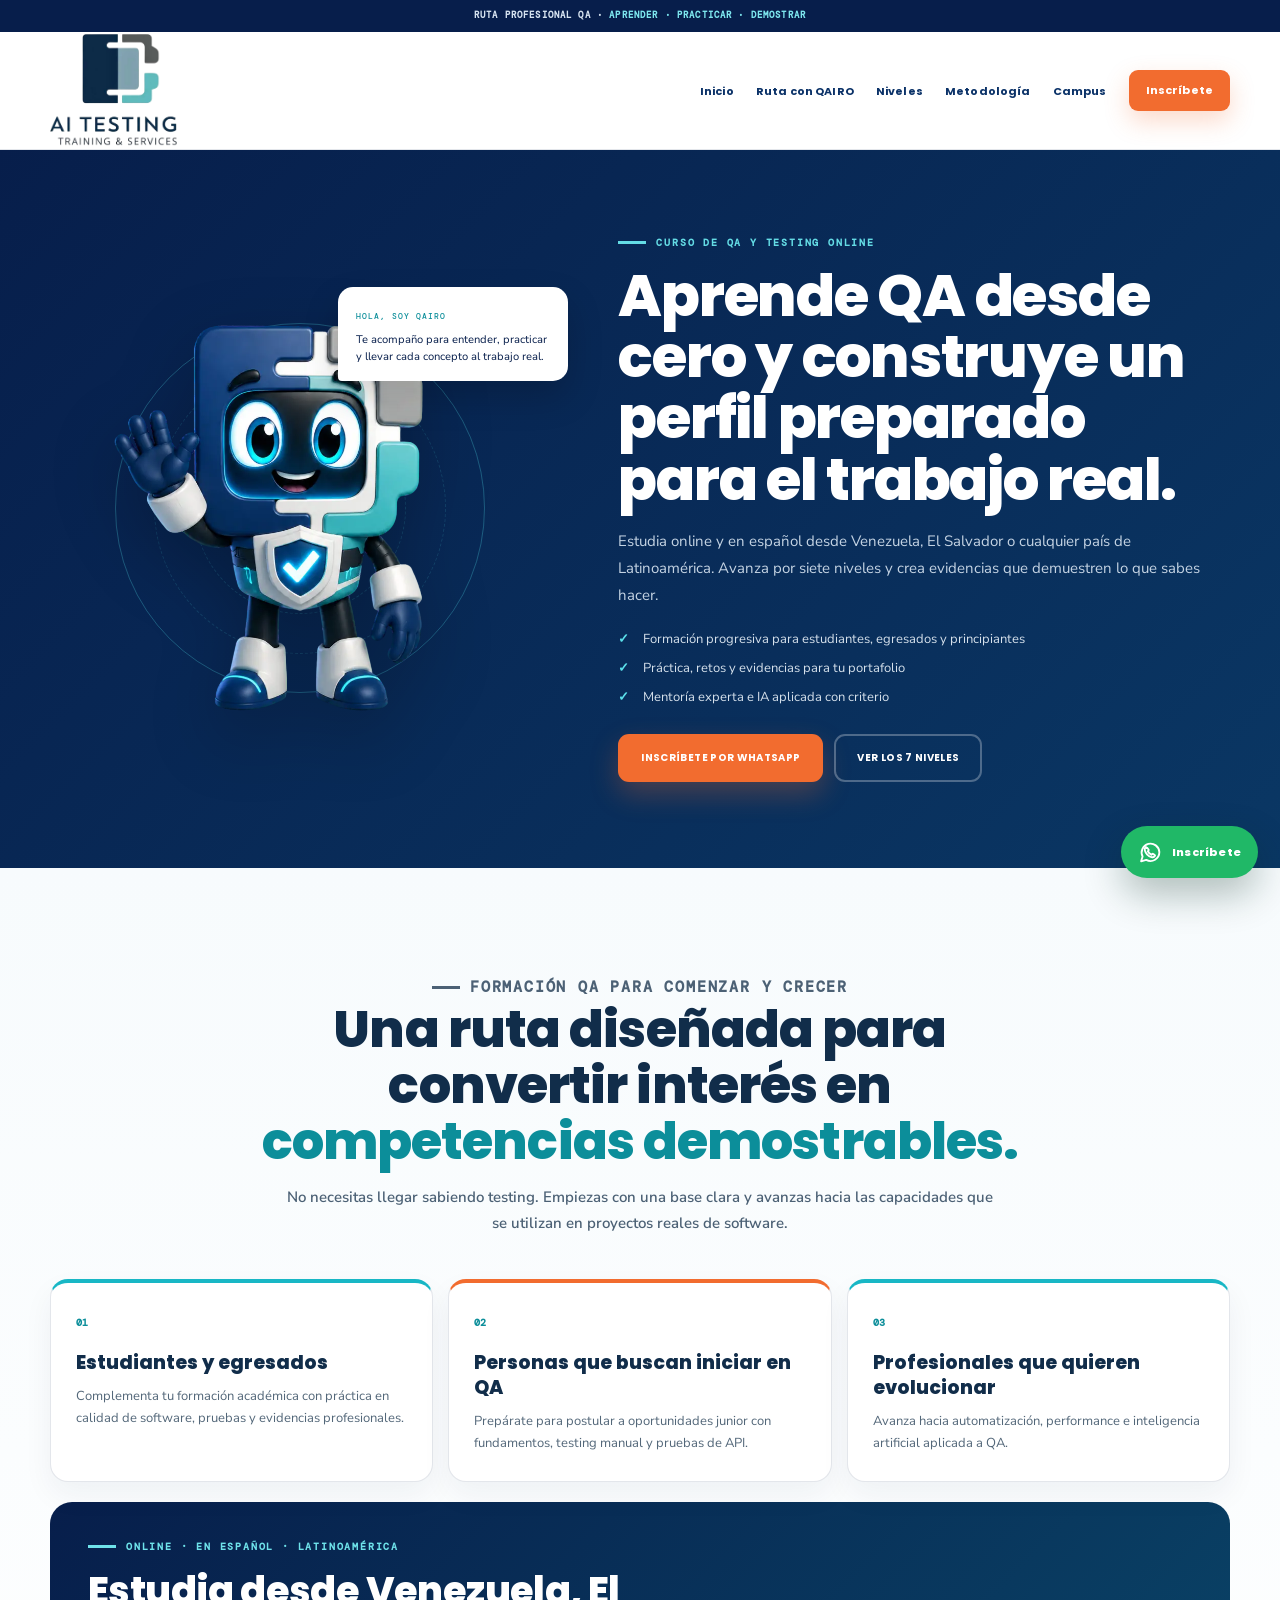
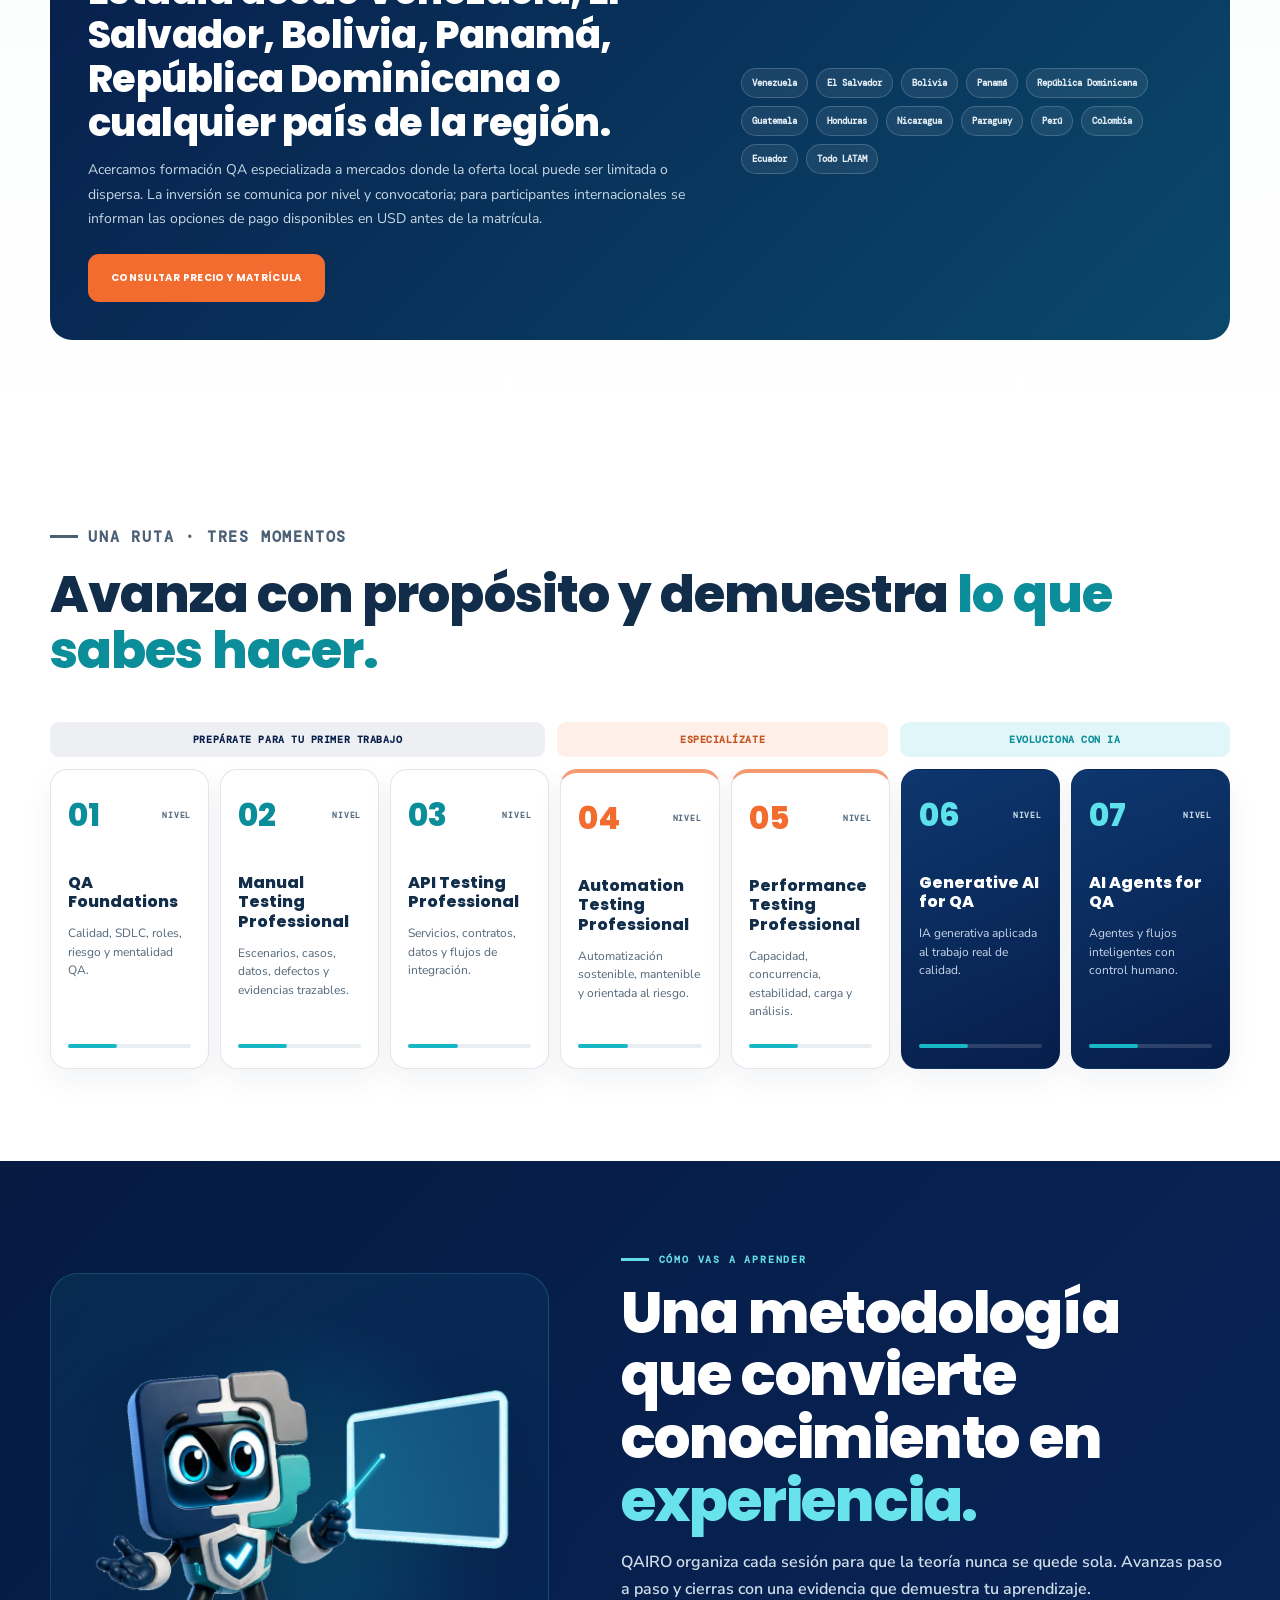
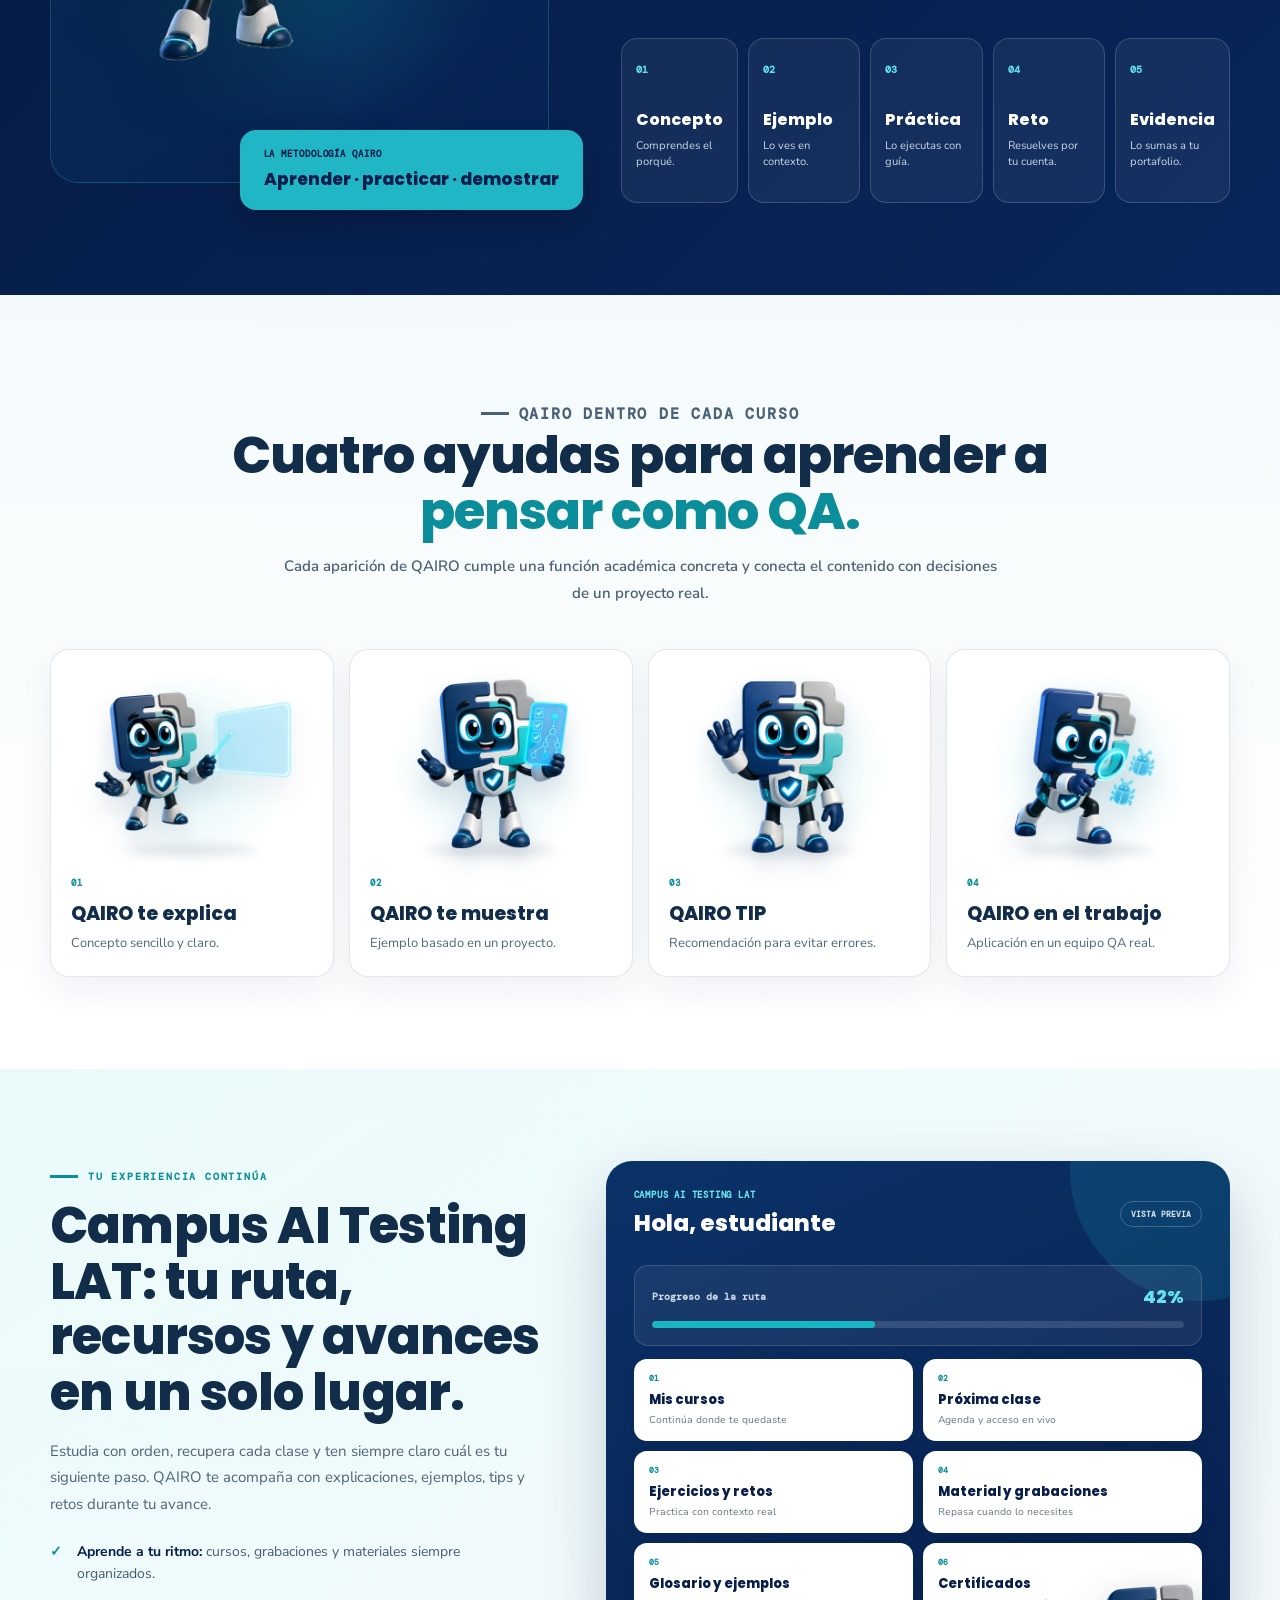
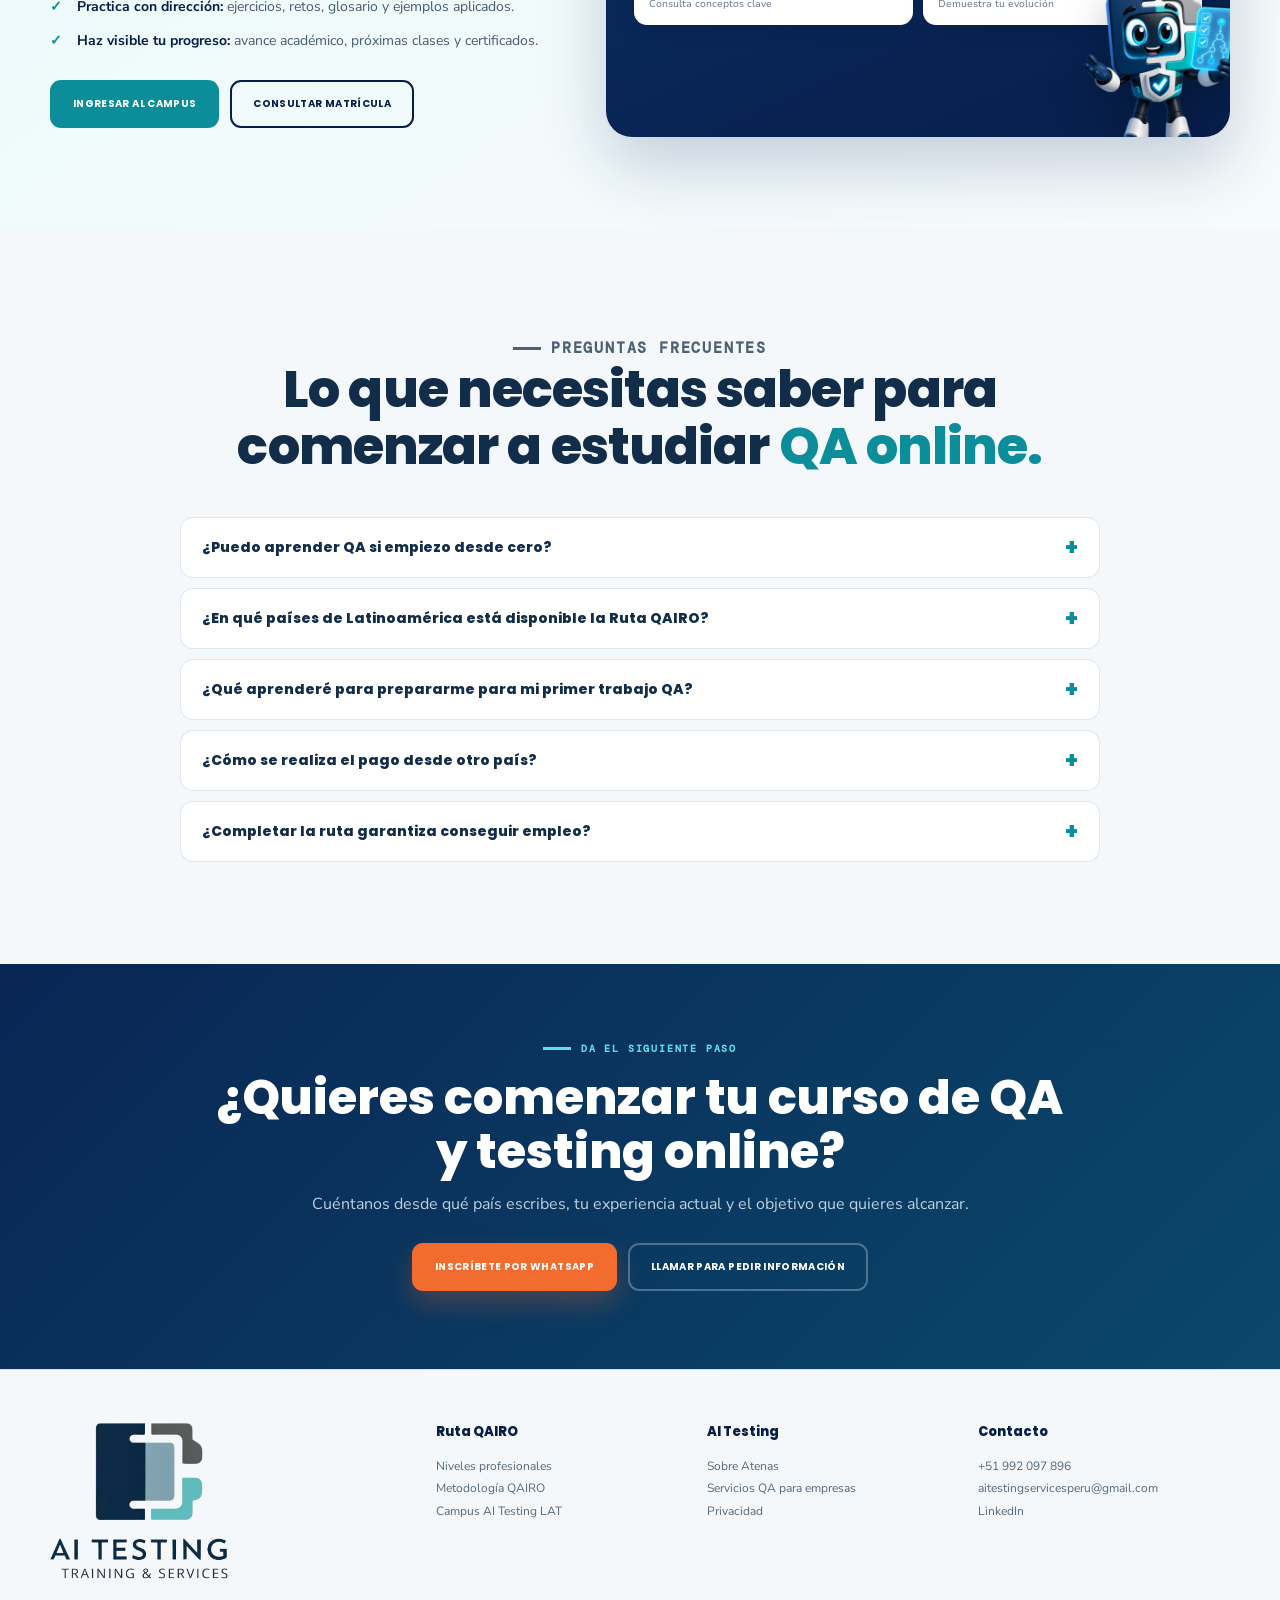
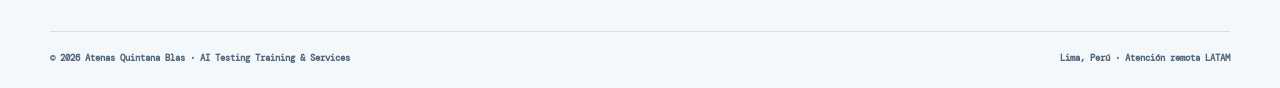
<file: ruta-profesional-qairo.html>
<!doctype html>
<html lang="es-419">
<head>
  <meta charset="utf-8">
  <meta name="viewport" content="width=device-width,initial-scale=1">
  <title>Curso de QA y Testing Online para Latinoamérica | QAIRO</title>
  <meta name="description" content="Aprende QA y testing online desde Venezuela, El Salvador y Latinoamérica. Ruta QAIRO para estudiantes, egresados y personas que quieren iniciar en testing.">
  <meta name="author" content="Atenas Quintana Blas">
  <meta name="theme-color" content="#071e4b">
  <meta name="robots" content="index,follow,max-image-preview:large,max-snippet:-1,max-video-preview:-1">
  <link rel="canonical" href="https://aitesting.lat/ruta-profesional-qairo.html">
  <meta property="og:type" content="website">
  <meta property="og:locale" content="es_419">
  <meta property="og:site_name" content="AI Testing Training &amp; Services">
  <meta property="og:title" content="Curso de QA y Testing Online | Ruta QAIRO">
  <meta property="og:description" content="Aprende QA desde cero con práctica, evidencias y acompañamiento online para toda Latinoamérica.">
  <meta property="og:url" content="https://aitesting.lat/ruta-profesional-qairo.html">
  <meta property="og:image" content="https://aitesting.lat/assets/qairo/qairo-bienvenida.webp">
  <link rel="preconnect" href="https://fonts.googleapis.com">
  <link rel="preconnect" href="https://fonts.gstatic.com" crossorigin>
  <link href="https://fonts.googleapis.com/css2?family=DM+Mono:wght@400;500&family=Nunito+Sans:opsz,wght@6..12,400;6..12,600;6..12,700;6..12,800&family=Poppins:wght@600;700;800&display=swap" rel="stylesheet">
  <link rel="stylesheet" href="assets/home.css?v=20260818-4">
  <script type="application/ld+json">
  {"@context":"https://schema.org","@graph":[
    {"@type":"Course","@id":"https://aitesting.lat/ruta-profesional-qairo.html#curso","name":"Curso de QA y Testing Online - Ruta Profesional QAIRO","description":"Formación online y progresiva en fundamentos QA, testing manual, API testing, automatización, performance e inteligencia artificial aplicada a calidad de software.","provider":{"@type":"Organization","@id":"https://aitesting.lat/#organization","name":"AI Testing Training & Services","url":"https://aitesting.lat/","areaServed":["Venezuela","El Salvador","Bolivia","Panamá","República Dominicana","Guatemala","Honduras","Nicaragua","Paraguay","Perú","Colombia","Ecuador","Latinoamérica"]},"url":"https://aitesting.lat/ruta-profesional-qairo.html","inLanguage":"es","hasCourseInstance":{"@type":"CourseInstance","courseMode":"Online","inLanguage":"es"},"educationalLevel":["Principiante","Intermedio","Avanzado"],"coursePrerequisites":"No se requiere experiencia previa para iniciar los niveles 01 a 03.","audience":{"@type":"EducationalAudience","educationalRole":"student"},"teaches":["Fundamentos de calidad de software","Testing manual","Diseño de casos de prueba","Gestión de defectos","API testing","Automatización de pruebas","Pruebas de rendimiento","Inteligencia artificial aplicada a QA"]},
    {"@type":"ItemList","name":"Niveles de la Ruta Profesional QAIRO","itemListElement":[
      {"@type":"ListItem","position":1,"item":{"@type":"Course","url":"https://aitesting.lat/ruta-profesional-qairo.html#nivel-01","name":"QA Foundations","description":"Fundamentos de calidad, SDLC, roles y riesgo para comenzar en QA.","provider":{"@id":"https://aitesting.lat/#organization"}}},
      {"@type":"ListItem","position":2,"item":{"@type":"Course","url":"https://aitesting.lat/ruta-profesional-qairo.html#nivel-02","name":"Manual Testing Professional","description":"Diseño y ejecución de escenarios, casos, datos, defectos y evidencias.","provider":{"@id":"https://aitesting.lat/#organization"}}},
      {"@type":"ListItem","position":3,"item":{"@type":"Course","url":"https://aitesting.lat/ruta-profesional-qairo.html#nivel-03","name":"API Testing Professional","description":"Pruebas de servicios, contratos, datos y flujos de integración.","provider":{"@id":"https://aitesting.lat/#organization"}}},
      {"@type":"ListItem","position":4,"item":{"@type":"Course","url":"https://aitesting.lat/ruta-profesional-qairo.html#nivel-04","name":"Automation Testing Professional","description":"Automatización de pruebas sostenible y orientada al riesgo.","provider":{"@id":"https://aitesting.lat/#organization"}}},
      {"@type":"ListItem","position":5,"item":{"@type":"Course","url":"https://aitesting.lat/ruta-profesional-qairo.html#nivel-05","name":"Performance Testing Professional","description":"Pruebas de capacidad, carga, concurrencia, estabilidad y análisis.","provider":{"@id":"https://aitesting.lat/#organization"}}},
      {"@type":"ListItem","position":6,"item":{"@type":"Course","url":"https://aitesting.lat/ruta-profesional-qairo.html#nivel-06","name":"Generative AI for QA","description":"Inteligencia artificial generativa aplicada al trabajo de calidad.","provider":{"@id":"https://aitesting.lat/#organization"}}},
      {"@type":"ListItem","position":7,"item":{"@type":"Course","url":"https://aitesting.lat/ruta-profesional-qairo.html#nivel-07","name":"AI Agents for QA","description":"Agentes y flujos inteligentes para QA con control humano.","provider":{"@id":"https://aitesting.lat/#organization"}}}
    ]}
  ]}
  </script>
</head>
<body class="route-page">
  <a class="skip-link" href="#contenido">Saltar al contenido</a>
  <div class="topbar">Ruta Profesional QA · <strong>Aprender · practicar · demostrar</strong></div>
  <nav class="nav" aria-label="Navegación de la Ruta Profesional QAIRO">
    <div class="container nav-inner">
      <a class="brand" href="./" aria-label="AI Testing, volver al inicio"><img src="assets/ai-testing-logo-oficial.png?v=20260817-3" alt="AI Testing Training &amp; Services" width="599" height="530"><span class="sr-only">Volver al inicio de AI Testing</span></a>
      <button class="menu-button" id="menuButton" type="button" aria-label="Abrir menú" aria-expanded="false"><span></span><span></span><span></span></button>
      <ul class="nav-links" id="navLinks">
        <li><a href="./">Inicio</a></li><li><a href="#inicio">Ruta con QAIRO</a></li><li><a href="#niveles">Niveles</a></li><li><a href="#metodologia">Metodología</a></li><li><a href="#campus">Campus</a></li><li><a class="nav-cta" href="https://wa.me/51992097896?text=Hola%20Atenas%2C%20quiero%20inscribirme%20en%20la%20Ruta%20Profesional%20QAIRO.%20Mi%20pa%C3%ADs%20es%3A" target="_blank" rel="noopener">Inscríbete</a></li>
      </ul>
    </div>
  </nav>
  <main id="contenido">
    <section class="qairo-intro route-hero" id="inicio" aria-labelledby="ruta-title"><div class="container qairo-intro-grid"><div class="qairo-visual"><div class="qairo-orbit" aria-hidden="true"></div><img src="assets/qairo/qairo-bienvenida.webp" alt="QAIRO, guía académico del curso online de QA y testing" width="900" height="900"><div class="qairo-bubble"><span>HOLA, SOY QAIRO</span><p>Te acompaño para entender, practicar y llevar cada concepto al trabajo real.</p></div></div><div class="qairo-copy"><p class="eyebrow light"><span></span> Curso de QA y testing online</p><h1 id="ruta-title">Aprende QA desde cero y construye un perfil preparado para el trabajo real.</h1><p>Estudia online y en español desde Venezuela, El Salvador o cualquier país de Latinoamérica. Avanza por siete niveles y crea evidencias que demuestren lo que sabes hacer.</p><ul class="check-list"><li>Formación progresiva para estudiantes, egresados y principiantes</li><li>Práctica, retos y evidencias para tu portafolio</li><li>Mentoría experta e IA aplicada con criterio</li></ul><div class="actions"><a class="button button-orange" href="https://wa.me/51992097896?text=Hola%20Atenas%2C%20quiero%20inscribirme%20en%20la%20Ruta%20Profesional%20QAIRO.%20Mi%20pa%C3%ADs%20es%3A" target="_blank" rel="noopener">Inscríbete por WhatsApp</a><a class="button button-ghost" href="#niveles">Ver los 7 niveles</a></div></div></div></section>
    <section class="section route-audience" id="para-quien" aria-labelledby="audience-title"><div class="container"><div class="section-head centered"><p class="eyebrow"><span></span> Formación QA para comenzar y crecer</p><h2 id="audience-title">Una ruta diseñada para convertir interés en <em>competencias demostrables.</em></h2><p>No necesitas llegar sabiendo testing. Empiezas con una base clara y avanzas hacia las capacidades que se utilizan en proyectos reales de software.</p></div><div class="audience-grid"><article><span>01</span><h3>Estudiantes y egresados</h3><p>Complementa tu formación académica con práctica en calidad de software, pruebas y evidencias profesionales.</p></article><article><span>02</span><h3>Personas que buscan iniciar en QA</h3><p>Prepárate para postular a oportunidades junior con fundamentos, testing manual y pruebas de API.</p></article><article><span>03</span><h3>Profesionales que quieren evolucionar</h3><p>Avanza hacia automatización, performance e inteligencia artificial aplicada a QA.</p></article></div><aside class="regional-box"><div><p class="eyebrow"><span></span> Online · En español · Latinoamérica</p><h2>Estudia desde Venezuela, El Salvador, Bolivia, Panamá, República Dominicana o cualquier país de la región.</h2><p>Acercamos formación QA especializada a mercados donde la oferta local puede ser limitada o dispersa. La inversión se comunica por nivel y convocatoria; para participantes internacionales se informan las opciones de pago disponibles en USD antes de la matrícula.</p><a class="button button-primary" href="mailto:aitestingservicesperu@gmail.com?subject=Precio%20y%20matr%C3%ADcula%20en%20USD%20-%20Ruta%20QAIRO">Consultar precio y matrícula</a></div><div class="country-pills" aria-label="Países atendidos"><span>Venezuela</span><span>El Salvador</span><span>Bolivia</span><span>Panamá</span><span>República Dominicana</span><span>Guatemala</span><span>Honduras</span><span>Nicaragua</span><span>Paraguay</span><span>Perú</span><span>Colombia</span><span>Ecuador</span><span>Todo LATAM</span></div></aside></div></section>
    <section class="section route" id="niveles" aria-labelledby="levels-title"><div class="container"><div class="section-head"><p class="eyebrow"><span></span> Una ruta · Tres momentos</p><h2 id="levels-title">Avanza con propósito y demuestra <em>lo que sabes hacer.</em></h2></div><div class="stage-labels" aria-hidden="true"><span>Prepárate para tu primer trabajo</span><span>Especialízate</span><span>Evoluciona con IA</span></div><div class="levels-grid"><article class="level-card" id="nivel-01"><div><strong>01</strong><small>NIVEL</small></div><h3>QA Foundations</h3><p>Calidad, SDLC, roles, riesgo y mentalidad QA.</p><i></i></article><article class="level-card" id="nivel-02"><div><strong>02</strong><small>NIVEL</small></div><h3>Manual Testing Professional</h3><p>Escenarios, casos, datos, defectos y evidencias trazables.</p><i></i></article><article class="level-card" id="nivel-03"><div><strong>03</strong><small>NIVEL</small></div><h3>API Testing Professional</h3><p>Servicios, contratos, datos y flujos de integración.</p><i></i></article><article class="level-card specialized" id="nivel-04"><div><strong>04</strong><small>NIVEL</small></div><h3>Automation Testing Professional</h3><p>Automatización sostenible, mantenible y orientada al riesgo.</p><i></i></article><article class="level-card specialized" id="nivel-05"><div><strong>05</strong><small>NIVEL</small></div><h3>Performance Testing Professional</h3><p>Capacidad, concurrencia, estabilidad, carga y análisis.</p><i></i></article><article class="level-card ai" id="nivel-06"><div><strong>06</strong><small>NIVEL</small></div><h3>Generative AI for QA</h3><p>IA generativa aplicada al trabajo real de calidad.</p><i></i></article><article class="level-card ai" id="nivel-07"><div><strong>07</strong><small>NIVEL</small></div><h3>AI Agents for QA</h3><p>Agentes y flujos inteligentes con control humano.</p><i></i></article></div></div></section>
    <section class="qairo-methodology" id="metodologia" aria-labelledby="methodology-title"><div class="container methodology-grid"><div class="methodology-visual"><div class="methodology-glow" aria-hidden="true"></div><img src="assets/qairo/qairo-explica-dinamico.webp" alt="QAIRO presenta la metodología de aprendizaje" width="900" height="900"><div class="methodology-seal"><small>La metodología QAIRO</small><strong>Aprender · practicar · demostrar</strong></div></div><div class="methodology-copy"><p class="eyebrow light"><span></span> Cómo vas a aprender</p><h2 id="methodology-title">Una metodología que convierte conocimiento en <em>experiencia.</em></h2><p>QAIRO organiza cada sesión para que la teoría nunca se quede sola. Avanzas paso a paso y cierras con una evidencia que demuestra tu aprendizaje.</p><div class="methodology-steps"><article><span>01</span><h3>Concepto</h3><p>Comprendes el porqué.</p></article><article><span>02</span><h3>Ejemplo</h3><p>Lo ves en contexto.</p></article><article><span>03</span><h3>Práctica</h3><p>Lo ejecutas con guía.</p></article><article><span>04</span><h3>Reto</h3><p>Resuelves por tu cuenta.</p></article><article><span>05</span><h3>Evidencia</h3><p>Lo sumas a tu portafolio.</p></article></div></div></div></section>
    <section class="section method" aria-labelledby="method-title"><div class="container"><div class="section-head centered"><p class="eyebrow"><span></span> QAIRO dentro de cada curso</p><h2 id="method-title">Cuatro ayudas para aprender a <em>pensar como QA.</em></h2><p>Cada aparición de QAIRO cumple una función académica concreta y conecta el contenido con decisiones de un proyecto real.</p></div><div class="method-grid"><article><div class="method-image"><img src="assets/qairo/qairo-explica-dinamico.webp" alt="QAIRO explica un concepto con apoyo visual"></div><span>01</span><h3>QAIRO te explica</h3><p>Concepto sencillo y claro.</p></article><article><div class="method-image"><img src="assets/qairo/qairo-muestra.webp" alt="QAIRO muestra un ejemplo real"></div><span>02</span><h3>QAIRO te muestra</h3><p>Ejemplo basado en un proyecto.</p></article><article><div class="method-image"><img src="assets/qairo/qairo-bienvenida.webp" alt="QAIRO comparte un tip profesional"></div><span>03</span><h3>QAIRO TIP</h3><p>Recomendación para evitar errores.</p></article><article><div class="method-image"><img src="assets/qairo/qairo-trabajo.webp" alt="QAIRO aplica el concepto en el trabajo"></div><span>04</span><h3>QAIRO en el trabajo</h3><p>Aplicación en un equipo QA real.</p></article></div></div></section>
    <section class="section campus-showcase" id="campus" aria-labelledby="campus-title"><div class="container campus-showcase-grid"><div class="campus-copy"><p class="eyebrow"><span></span> Tu experiencia continúa</p><h2 id="campus-title">Campus AI Testing LAT: tu ruta, recursos y avances en un solo lugar.</h2><p>Estudia con orden, recupera cada clase y ten siempre claro cuál es tu siguiente paso. QAIRO te acompaña con explicaciones, ejemplos, tips y retos durante tu avance.</p><ul class="campus-benefits"><li><strong>Aprende a tu ritmo:</strong> cursos, grabaciones y materiales siempre organizados.</li><li><strong>Practica con dirección:</strong> ejercicios, retos, glosario y ejemplos aplicados.</li><li><strong>Haz visible tu progreso:</strong> avance académico, próximas clases y certificados.</li></ul><div class="actions"><a class="button button-primary" href="campus/">Ingresar al Campus</a><a class="button button-outline" href="#contacto">Consultar matrícula</a></div></div><div class="campus-preview" aria-label="Vista previa del Campus AI Testing LAT"><div class="campus-preview-head"><div><small>Campus AI Testing LAT</small><strong>Hola, estudiante</strong></div><span>Vista previa</span></div><div class="campus-progress"><div><small>Progreso de la ruta</small><strong>42%</strong></div><i><b></b></i></div><div class="campus-modules"><article><span>01</span><strong>Mis cursos</strong><small>Continúa donde te quedaste</small></article><article><span>02</span><strong>Próxima clase</strong><small>Agenda y acceso en vivo</small></article><article><span>03</span><strong>Ejercicios y retos</strong><small>Practica con contexto real</small></article><article><span>04</span><strong>Material y grabaciones</strong><small>Repasa cuando lo necesites</small></article><article><span>05</span><strong>Glosario y ejemplos</strong><small>Consulta conceptos clave</small></article><article><span>06</span><strong>Certificados</strong><small>Demuestra tu evolución</small></article></div><img class="campus-qairo" src="assets/qairo/qairo-muestra.webp" alt="QAIRO guía la experiencia del Campus" width="780" height="900"></div></div></section>
    <section class="section route-faq" id="preguntas" aria-labelledby="faq-title"><div class="container"><div class="section-head centered"><p class="eyebrow"><span></span> Preguntas frecuentes</p><h2 id="faq-title">Lo que necesitas saber para comenzar a estudiar <em>QA online.</em></h2></div><div class="route-faq-list"><details><summary>¿Puedo aprender QA si empiezo desde cero?</summary><p>Sí. Los niveles 01, 02 y 03 están organizados para construir fundamentos, aprender testing manual y comenzar con pruebas de API sin exigir experiencia previa en QA.</p></details><details><summary>¿En qué países de Latinoamérica está disponible la Ruta QAIRO?</summary><p>La formación es online y en español para Venezuela, El Salvador, Bolivia, Panamá, República Dominicana, Guatemala, Honduras, Nicaragua, Paraguay, Perú, Colombia, Ecuador y otros países de la región.</p></details><details><summary>¿Qué aprenderé para prepararme para mi primer trabajo QA?</summary><p>Aprenderás fundamentos de calidad, ciclo de desarrollo, análisis de requerimientos, escenarios y casos de prueba, datos, defectos, evidencias y pruebas de servicios API.</p></details><details><summary>¿Cómo se realiza el pago desde otro país?</summary><p>La inversión se comunica por nivel y convocatoria. Si estás fuera de Perú, recibirás el precio y las opciones de pago disponibles en USD antes de confirmar tu matrícula.</p></details><details><summary>¿Completar la ruta garantiza conseguir empleo?</summary><p>No. La formación desarrolla competencias, práctica y evidencias para fortalecer tu perfil, pero cada proceso de selección depende de la empresa y del desempeño de la persona candidata.</p></details></div></div></section>
    <section class="contact" id="contacto" aria-labelledby="contact-title"><div class="container contact-inner"><p class="eyebrow light"><span></span> Da el siguiente paso</p><h2 id="contact-title">¿Quieres comenzar tu curso de QA y testing online?</h2><p>Cuéntanos desde qué país escribes, tu experiencia actual y el objetivo que quieres alcanzar.</p><div class="actions"><a class="button button-orange" href="https://wa.me/51992097896?text=Hola%20Atenas%2C%20quiero%20inscribirme%20en%20la%20Ruta%20Profesional%20QAIRO.%20Mi%20pa%C3%ADs%20es%3A" target="_blank" rel="noopener">Inscríbete por WhatsApp</a><a class="button button-ghost" href="tel:+51992097896">Llamar para pedir información</a></div></div></section>
  </main>
  <footer><div class="container footer-grid"><div class="footer-brand"><img src="assets/ai-testing-logo-oficial.png?v=20260817-3" alt="AI Testing Training &amp; Services" width="599" height="530"></div><nav aria-label="Ruta QAIRO"><strong>Ruta QAIRO</strong><a href="#niveles">Niveles profesionales</a><a href="#metodologia">Metodología QAIRO</a><a href="#campus">Campus AI Testing LAT</a></nav><nav aria-label="AI Testing"><strong>AI Testing</strong><a href="./#sobre-mi">Sobre Atenas</a><a href="servicios-testing-qa-latinoamerica.html">Servicios QA para empresas</a><a href="politica-privacidad.html">Privacidad</a></nav><div><strong>Contacto</strong><a href="tel:+51992097896">+51 992 097 896</a><a href="mailto:aitestingservicesperu@gmail.com">aitestingservicesperu@gmail.com</a><a href="https://www.linkedin.com/in/atenas-quintana-blas" target="_blank" rel="noopener">LinkedIn</a></div></div><div class="container footer-bottom"><span>© 2026 Atenas Quintana Blas · AI Testing Training &amp; Services</span><span>Lima, Perú · Atención remota LATAM</span></div></footer>
  <a class="whatsapp-float" href="https://wa.me/51992097896?text=Hola%20Atenas%2C%20quiero%20inscribirme%20en%20la%20Ruta%20Profesional%20QAIRO.%20Mi%20pa%C3%ADs%20es%3A" target="_blank" rel="noopener" aria-label="Inscribirse en la Ruta QAIRO por WhatsApp"><svg viewBox="0 0 24 24" aria-hidden="true"><path d="M20.5 11.6a8.5 8.5 0 0 1-12.6 7.5L3 20.5l1.4-4.7a8.5 8.5 0 1 1 16.1-4.2Z"/><path d="M8.1 7.8c.3-.4.6-.4.9-.1l1.1 1.4c.2.3.2.6 0 .9l-.6.8c.7 1.5 1.9 2.6 3.4 3.3l.8-.7c.3-.2.6-.2.9 0l1.5 1.1c.3.2.3.6.1.9-.7 1.1-1.8 1.4-3.2 1-3.1-.9-5.5-3.3-6.4-6.4-.4-1.3-.1-2.4.9-3.2Z"/></svg><span>Inscríbete</span></a>
  <script>const button=document.getElementById('menuButton');const menu=document.getElementById('navLinks');button.addEventListener('click',()=>{const open=menu.classList.toggle('open');button.setAttribute('aria-expanded',String(open));button.setAttribute('aria-label',open?'Cerrar menú':'Abrir menú')});menu.querySelectorAll('a').forEach(link=>link.addEventListener('click',()=>{menu.classList.remove('open');button.setAttribute('aria-expanded','false')}));</script>
</body>
</html>
</file>
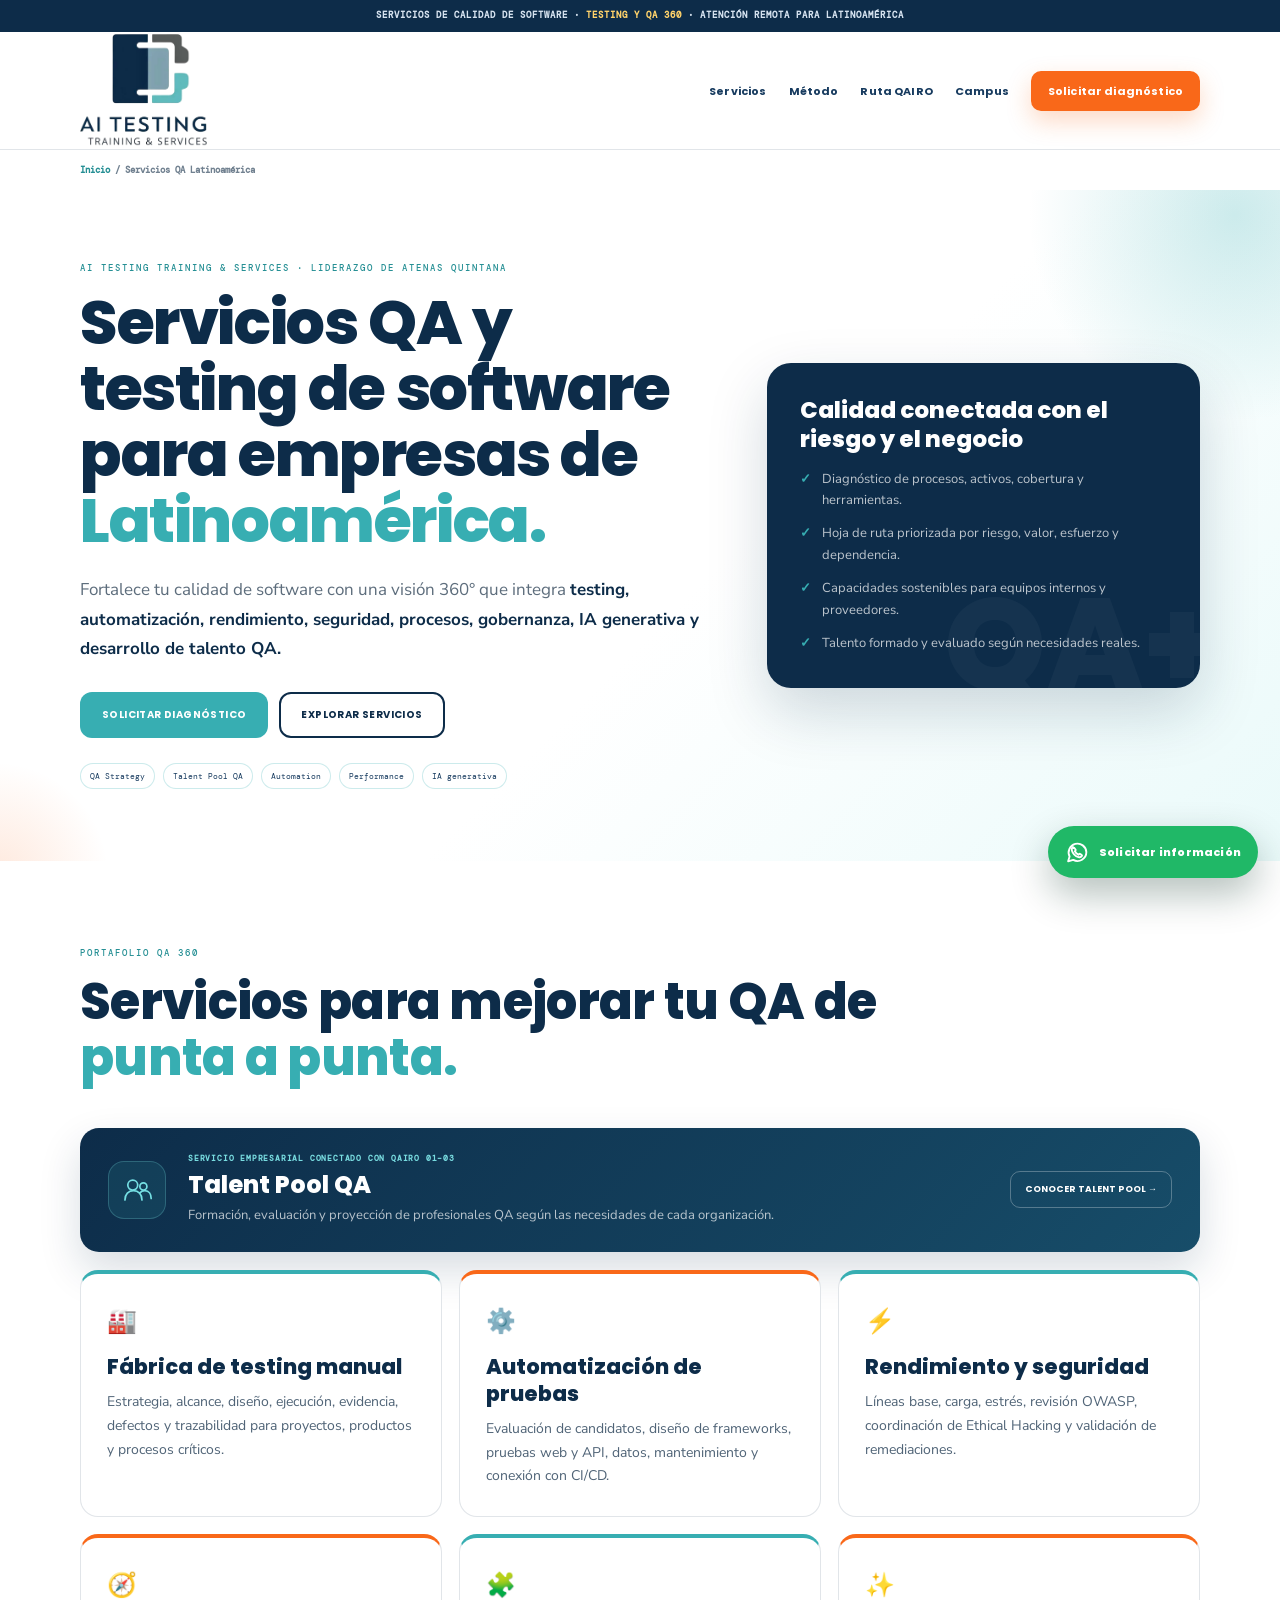
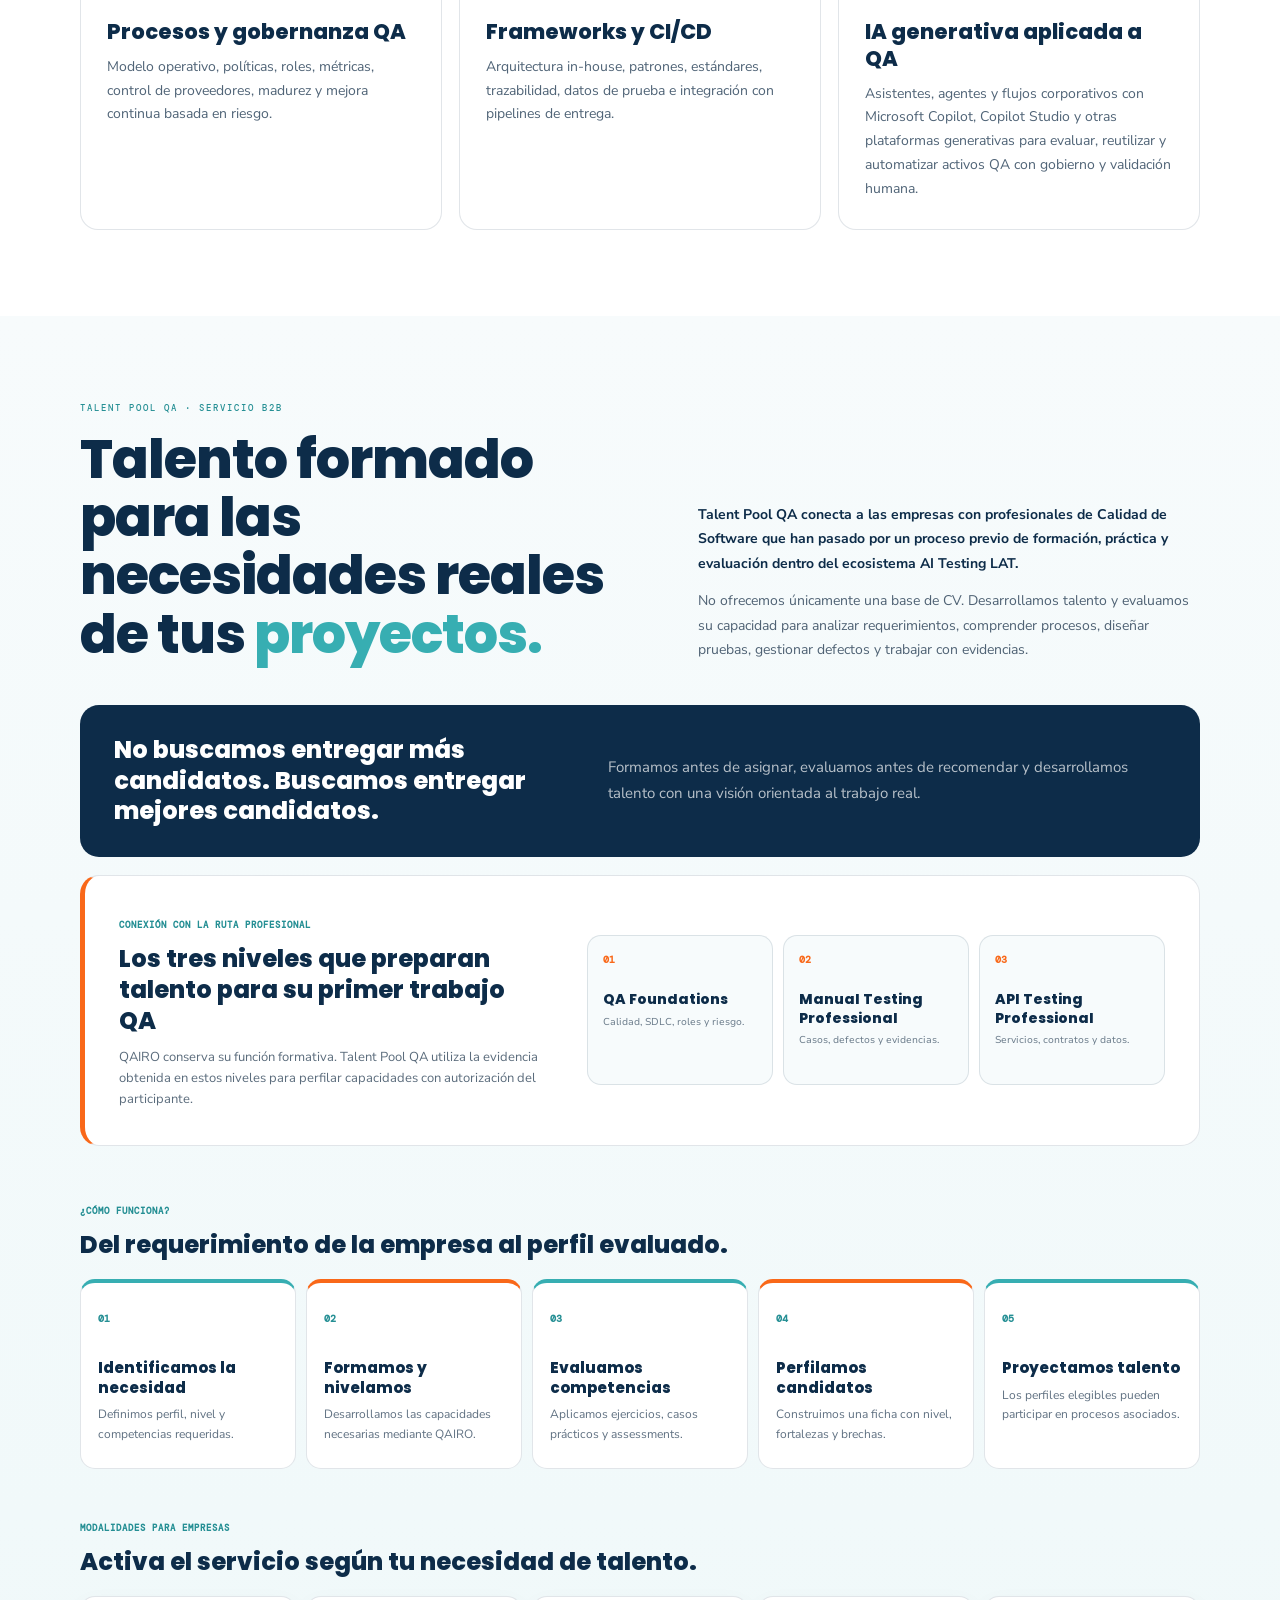
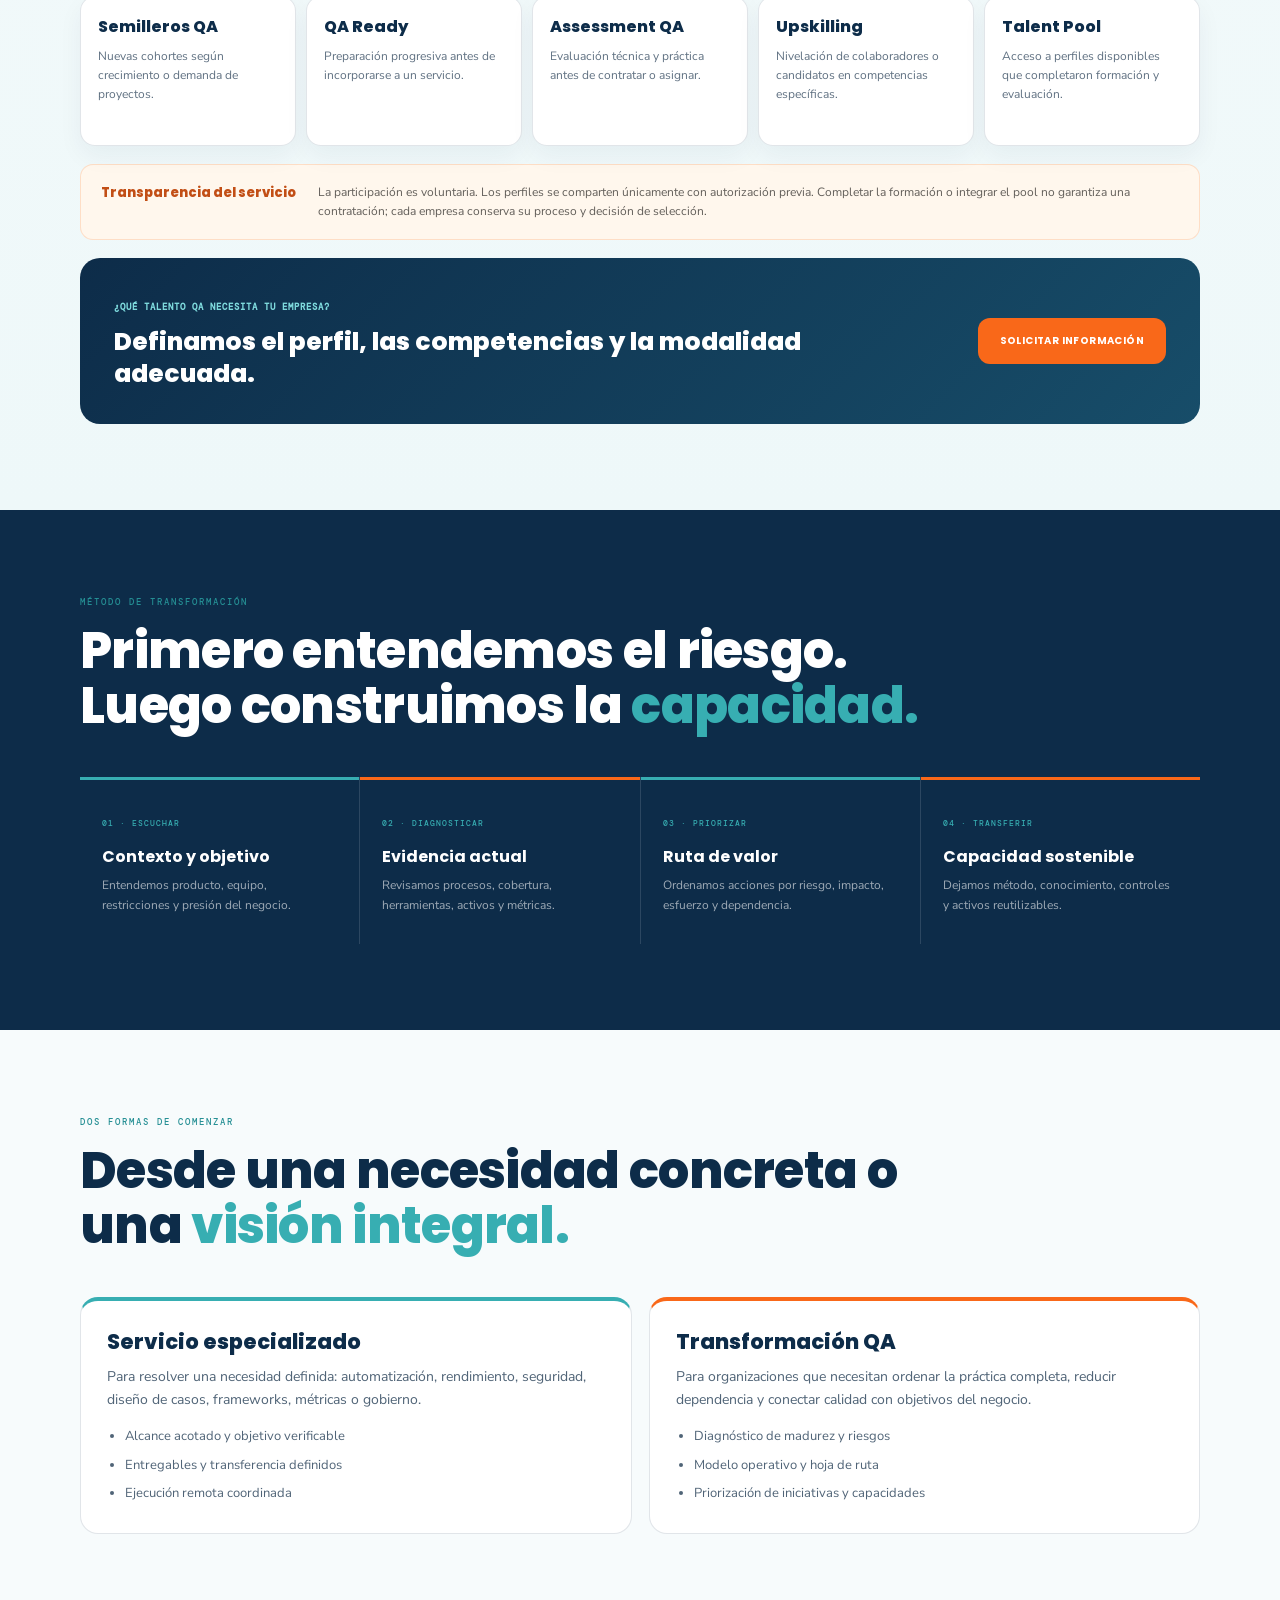
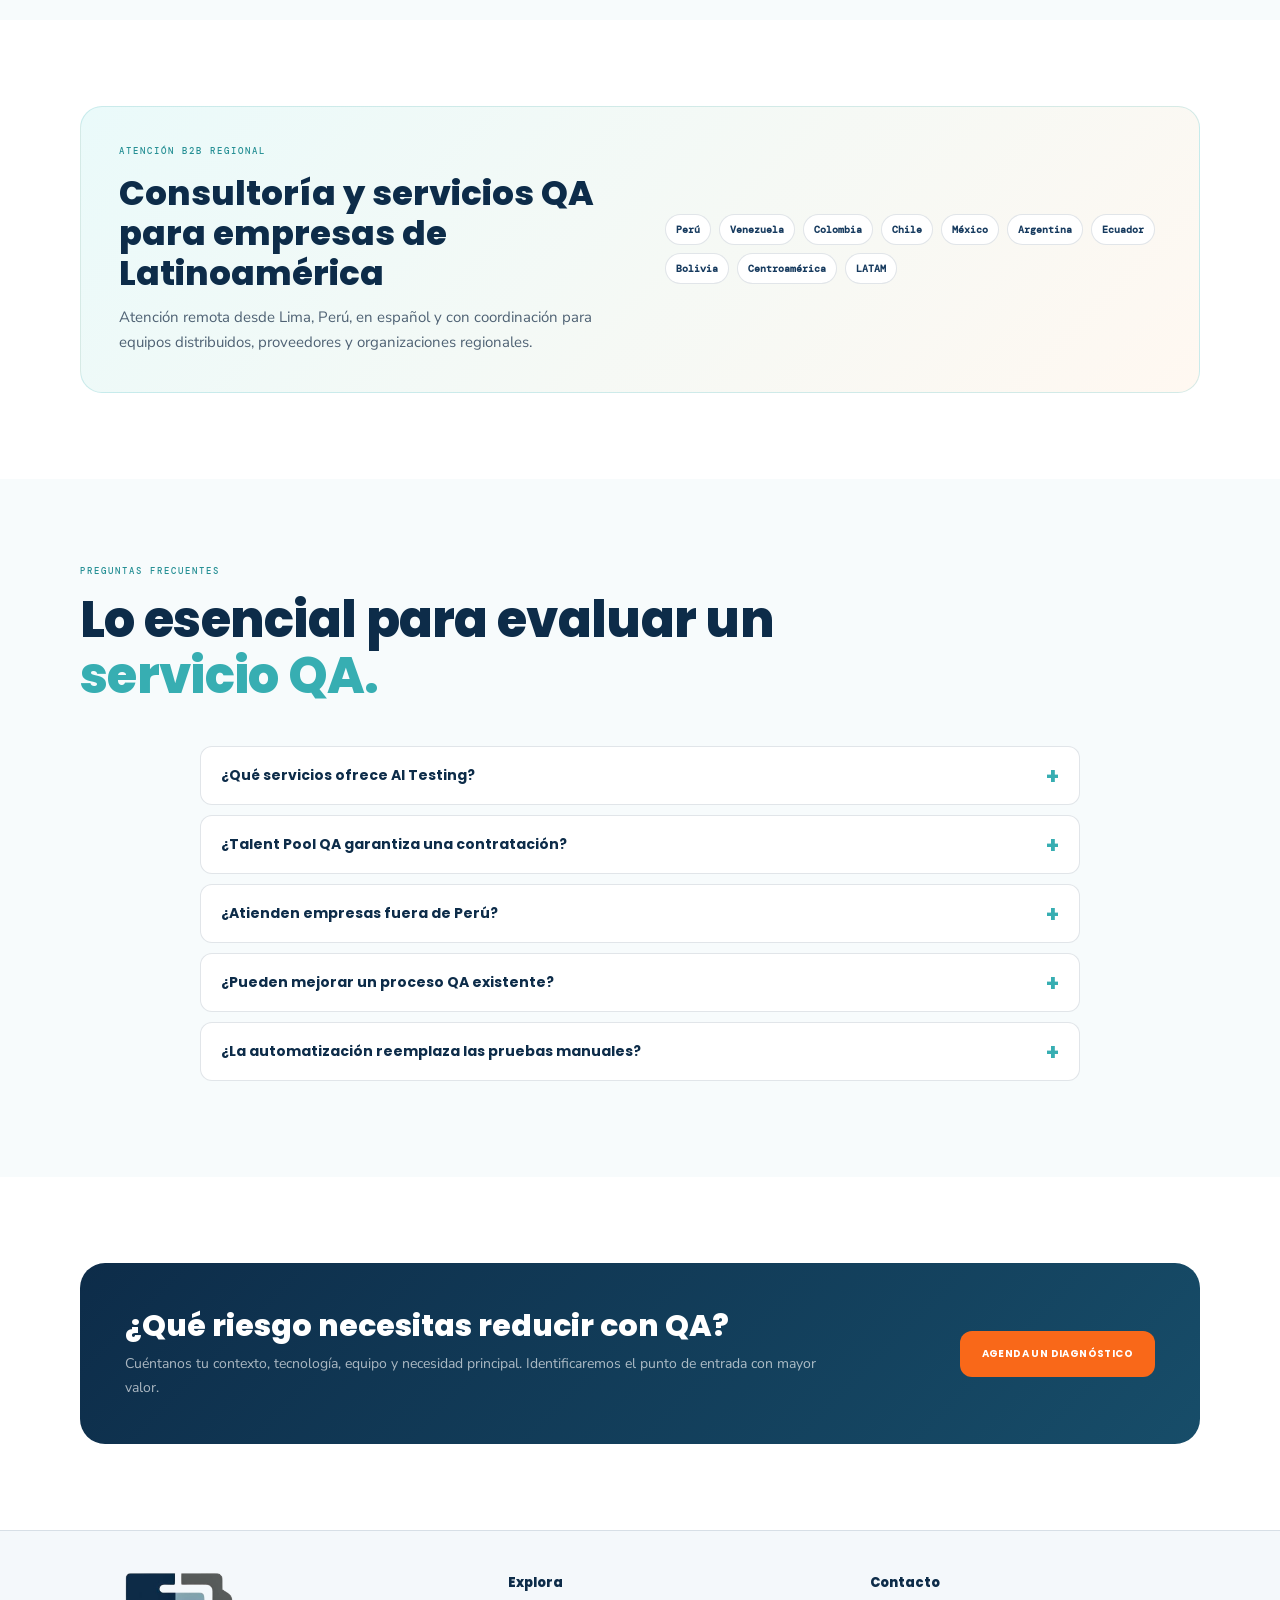
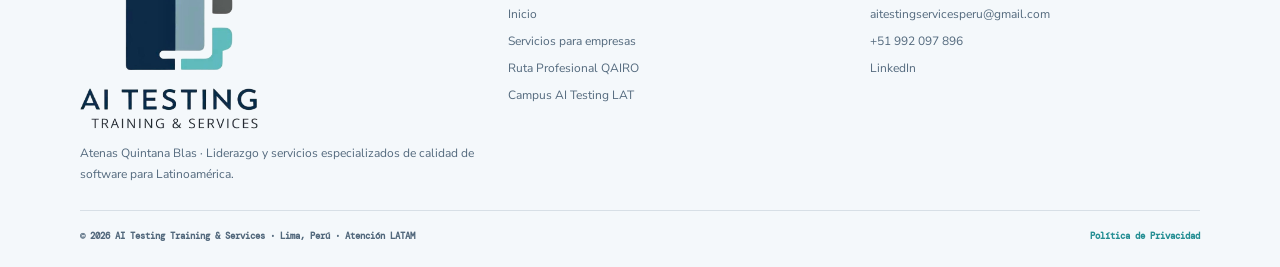
<file: servicios-testing-qa-latinoamerica.html>
<!DOCTYPE html>
<html lang="es-419">
<head>
  <meta charset="UTF-8">
  <meta name="viewport" content="width=device-width, initial-scale=1.0">
  <title>Servicios QA y Testing de Software LATAM | AI Testing</title>
  <meta name="description" content="Servicios QA para empresas de Latinoamérica: testing, automatización, rendimiento, seguridad, gobernanza, IA generativa y Talent Pool QA.">
  <meta name="author" content="Atenas Quintana Blas">
  <meta name="robots" content="index,follow">
  <meta name="theme-color" content="#0d2c49">
  <link rel="canonical" href="https://aitesting.lat/servicios-testing-qa-latinoamerica.html">
  <meta property="og:title" content="Servicios QA y Testing de Software para Latinoamérica">
  <meta property="og:description" content="Servicios especializados y Talent Pool QA para fortalecer la calidad, las capacidades y el talento de equipos en Latinoamérica.">
  <meta property="og:type" content="website">
  <meta property="og:locale" content="es_419">
  <meta property="og:site_name" content="AI Testing Training &amp; Services">
  <meta property="og:url" content="https://aitesting.lat/servicios-testing-qa-latinoamerica.html">
  <meta property="og:image" content="https://aitesting.lat/assets/atenas-quintana.png">
  <meta property="og:image:alt" content="Atenas Quintana, líder de servicios QA para Latinoamérica">
  <meta name="twitter:card" content="summary_large_image">
  <link rel="preconnect" href="https://fonts.googleapis.com">
  <link rel="preconnect" href="https://fonts.gstatic.com" crossorigin>
  <link href="https://fonts.googleapis.com/css2?family=DM+Mono:wght@400;500&family=Nunito+Sans:opsz,wght@6..12,400;6..12,500;6..12,600;6..12,700&family=Poppins:ital,wght@0,600;0,700;0,800;1,700&display=swap" rel="stylesheet">
  <link rel="stylesheet" href="assets/landing.css?v=20260818-2">
  <script type="application/ld+json">
  {"@context":"https://schema.org","@graph":[
    {"@type":"WebPage","@id":"https://aitesting.lat/servicios-testing-qa-latinoamerica.html#page","url":"https://aitesting.lat/servicios-testing-qa-latinoamerica.html","name":"Servicios QA y Testing de Software para Latinoamérica","description":"Servicios de calidad de software para empresas: testing manual, automatización, rendimiento, seguridad, procesos, gobernanza e IA generativa.","inLanguage":"es-419","isPartOf":{"@id":"https://aitesting.lat/#website"}},
    {"@type":"BreadcrumbList","itemListElement":[{"@type":"ListItem","position":1,"name":"Inicio","item":"https://aitesting.lat/"},{"@type":"ListItem","position":2,"name":"Servicios QA Latinoamérica","item":"https://aitesting.lat/servicios-testing-qa-latinoamerica.html"}]},
    {"@type":"Service","name":"Servicios QA y testing de software","serviceType":"Aseguramiento de calidad, software testing y desarrollo de talento QA","provider":{"@id":"https://aitesting.lat/#service"},"areaServed":{"@type":"AdministrativeArea","name":"Latinoamérica"},"availableChannel":{"@type":"ServiceChannel","serviceUrl":"https://aitesting.lat/servicios-testing-qa-latinoamerica.html","availableLanguage":"Spanish"},"hasOfferCatalog":{"@type":"OfferCatalog","name":"Servicios QA 360","itemListElement":[{"@type":"Offer","itemOffered":{"@type":"Service","name":"Talent Pool QA"}},{"@type":"Offer","itemOffered":{"@type":"Service","name":"Fábrica de testing manual"}},{"@type":"Offer","itemOffered":{"@type":"Service","name":"Automatización de pruebas"}},{"@type":"Offer","itemOffered":{"@type":"Service","name":"Pruebas de rendimiento y seguridad"}},{"@type":"Offer","itemOffered":{"@type":"Service","name":"Procesos y gobernanza QA"}},{"@type":"Offer","itemOffered":{"@type":"Service","name":"Frameworks y CI/CD"}},{"@type":"Offer","itemOffered":{"@type":"Service","name":"IA generativa aplicada a QA"}}]}},
    {"@type":"FAQPage","mainEntity":[{"@type":"Question","name":"¿Qué servicios de testing ofrece AI Testing?","acceptedAnswer":{"@type":"Answer","text":"Fábrica de pruebas manuales, automatización, rendimiento, seguridad, procesos, gobernanza, frameworks, CI/CD, IA generativa y Talent Pool QA."}},{"@type":"Question","name":"¿Los servicios QA están disponibles fuera de Perú?","acceptedAnswer":{"@type":"Answer","text":"Sí. AI Testing atiende de forma remota a empresas y equipos de Latinoamérica desde Lima, Perú."}},{"@type":"Question","name":"¿Pueden mejorar un proceso QA existente?","acceptedAnswer":{"@type":"Answer","text":"Sí. El servicio puede iniciar con un diagnóstico de activos, procesos, cobertura, herramientas, métricas y riesgos para definir una hoja de ruta priorizada."}},{"@type":"Question","name":"¿Talent Pool QA garantiza una contratación?","acceptedAnswer":{"@type":"Answer","text":"No. Talent Pool QA forma, evalúa y perfila talento; cada empresa mantiene su propio proceso y decisión de selección."}}]}
  ]}
  </script>
</head>
<body>
  <div class="topbar">Servicios de calidad de software · <strong>Testing y QA 360</strong> · Atención remota para Latinoamérica</div>
  <nav class="nav" aria-label="Navegación principal"><div class="container nav-in"><a class="brand" href="./" aria-label="AI Testing, volver al inicio"><img src="assets/ai-testing-logo-oficial.png?v=20260817-3" alt="AI Testing Training &amp; Services" width="599" height="530"><span class="sr-only">Volver al inicio de AI Testing</span></a><ul class="nav-links"><li><a href="#servicios">Servicios</a></li><li><a href="#metodo">Método</a></li><li><a href="ruta-profesional-qairo.html">Ruta QAIRO</a></li><li><a href="./#campus">Campus</a></li><li><a class="cta-small" href="#contacto">Solicitar diagnóstico</a></li></ul></div></nav>
  <div class="container breadcrumb"><a href="./">Inicio</a> / Servicios QA Latinoamérica</div>
  <header class="hero"><div class="container hero-in"><div><div class="eyebrow">AI Testing Training &amp; Services · Liderazgo de Atenas Quintana</div><h1>Servicios QA y testing de software para empresas de <em>Latinoamérica.</em></h1><p class="lead">Fortalece tu calidad de software con una visión 360° que integra <strong>testing, automatización, rendimiento, seguridad, procesos, gobernanza, IA generativa y desarrollo de talento QA.</strong></p><div class="actions"><a class="button button-primary" href="mailto:aitestingservicesperu@gmail.com?subject=Diagn%C3%B3stico%20de%20servicios%20QA%20para%20mi%20empresa">Solicitar diagnóstico</a><a class="button button-outline" href="#servicios">Explorar servicios</a></div><div class="proofs"><span class="proof">QA Strategy</span><span class="proof">Talent Pool QA</span><span class="proof">Automation</span><span class="proof">Performance</span><span class="proof">IA generativa</span></div></div><aside class="hero-card"><h2>Calidad conectada con el riesgo y el negocio</h2><ul><li>Diagnóstico de procesos, activos, cobertura y herramientas.</li><li>Hoja de ruta priorizada por riesgo, valor, esfuerzo y dependencia.</li><li>Capacidades sostenibles para equipos internos y proveedores.</li><li>Talento formado y evaluado según necesidades reales.</li></ul></aside></div></header>
  <main>
    <section class="section" id="servicios"><div class="container"><div class="section-head single"><div><div class="eyebrow">Portafolio QA 360</div><h2>Servicios para mejorar tu QA de <em>punta a punta.</em></h2></div></div><article class="talent-feature"><div class="talent-feature-icon" aria-hidden="true"><svg viewBox="0 0 48 48" role="img"><circle cx="18" cy="17" r="7"></circle><circle cx="33" cy="19" r="5"></circle><path d="M7 38c0-8 5-13 12-13s12 5 12 13"></path><path d="M28 28c2-2 4-3 7-3 6 0 9 5 9 11"></path></svg></div><div><span>Servicio empresarial conectado con QAIRO 01–03</span><h3>Talent Pool QA</h3><p>Formación, evaluación y proyección de profesionales QA según las necesidades de cada organización.</p></div><a href="#talent-pool">Conocer Talent Pool →</a></article><div class="cards three">
      <article class="card" id="fabrica-qa"><div class="card-icon">🏭</div><h3>Fábrica de testing manual</h3><p>Estrategia, alcance, diseño, ejecución, evidencia, defectos y trazabilidad para proyectos, productos y procesos críticos.</p></article>
      <article class="card" id="automatizacion"><div class="card-icon">⚙️</div><h3>Automatización de pruebas</h3><p>Evaluación de candidatos, diseño de frameworks, pruebas web y API, datos, mantenimiento y conexión con CI/CD.</p></article>
      <article class="card" id="rendimiento-seguridad"><div class="card-icon">⚡</div><h3>Rendimiento y seguridad</h3><p>Líneas base, carga, estrés, revisión OWASP, coordinación de Ethical Hacking y validación de remediaciones.</p></article>
      <article class="card" id="gobernanza"><div class="card-icon">🧭</div><h3>Procesos y gobernanza QA</h3><p>Modelo operativo, políticas, roles, métricas, control de proveedores, madurez y mejora continua basada en riesgo.</p></article>
      <article class="card"><div class="card-icon">🧩</div><h3>Frameworks y CI/CD</h3><p>Arquitectura in-house, patrones, estándares, trazabilidad, datos de prueba e integración con pipelines de entrega.</p></article>
      <article class="card"><div class="card-icon">✨</div><h3>IA generativa aplicada a QA</h3><p>Asistentes, agentes y flujos corporativos con Microsoft Copilot, Copilot Studio y otras plataformas generativas para evaluar, reutilizar y automatizar activos QA con gobierno y validación humana.</p></article>
    </div></div></section>
    <section class="section section-off talent-pool-section" id="talent-pool" aria-labelledby="talent-title"><div class="container"><div class="talent-pool-head"><div><div class="eyebrow">Talent Pool QA · Servicio B2B</div><h2 id="talent-title">Talento formado para las necesidades reales de tus <em>proyectos.</em></h2></div><div><p><strong>Talent Pool QA conecta a las empresas con profesionales de Calidad de Software que han pasado por un proceso previo de formación, práctica y evaluación dentro del ecosistema AI Testing LAT.</strong></p><p>No ofrecemos únicamente una base de CV. Desarrollamos talento y evaluamos su capacidad para analizar requerimientos, comprender procesos, diseñar pruebas, gestionar defectos y trabajar con evidencias.</p></div></div><div class="talent-statement"><strong>No buscamos entregar más candidatos. Buscamos entregar mejores candidatos.</strong><span>Formamos antes de asignar, evaluamos antes de recomendar y desarrollamos talento con una visión orientada al trabajo real.</span></div><div class="talent-qairo-bridge"><div><span>Conexión con la Ruta Profesional</span><h3>Los tres niveles que preparan talento para su primer trabajo QA</h3><p>QAIRO conserva su función formativa. Talent Pool QA utiliza la evidencia obtenida en estos niveles para perfilar capacidades con autorización del participante.</p></div><div class="talent-levels"><article><span>01</span><strong>QA Foundations</strong><small>Calidad, SDLC, roles y riesgo.</small></article><article><span>02</span><strong>Manual Testing Professional</strong><small>Casos, defectos y evidencias.</small></article><article><span>03</span><strong>API Testing Professional</strong><small>Servicios, contratos y datos.</small></article></div></div><div class="talent-subhead"><span>¿Cómo funciona?</span><h3>Del requerimiento de la empresa al perfil evaluado.</h3></div><div class="talent-process"><article><span>01</span><h4>Identificamos la necesidad</h4><p>Definimos perfil, nivel y competencias requeridas.</p></article><article><span>02</span><h4>Formamos y nivelamos</h4><p>Desarrollamos las capacidades necesarias mediante QAIRO.</p></article><article><span>03</span><h4>Evaluamos competencias</h4><p>Aplicamos ejercicios, casos prácticos y assessments.</p></article><article><span>04</span><h4>Perfilamos candidatos</h4><p>Construimos una ficha con nivel, fortalezas y brechas.</p></article><article><span>05</span><h4>Proyectamos talento</h4><p>Los perfiles elegibles pueden participar en procesos asociados.</p></article></div><div class="talent-subhead modalities-title"><span>Modalidades para empresas</span><h3>Activa el servicio según tu necesidad de talento.</h3></div><div class="talent-modalities"><article><h4>Semilleros QA</h4><p>Nuevas cohortes según crecimiento o demanda de proyectos.</p></article><article><h4>QA Ready</h4><p>Preparación progresiva antes de incorporarse a un servicio.</p></article><article><h4>Assessment QA</h4><p>Evaluación técnica y práctica antes de contratar o asignar.</p></article><article><h4>Upskilling</h4><p>Nivelación de colaboradores o candidatos en competencias específicas.</p></article><article><h4>Talent Pool</h4><p>Acceso a perfiles disponibles que completaron formación y evaluación.</p></article></div><div class="talent-note"><strong>Transparencia del servicio</strong><p>La participación es voluntaria. Los perfiles se comparten únicamente con autorización previa. Completar la formación o integrar el pool no garantiza una contratación; cada empresa conserva su proceso y decisión de selección.</p></div><div class="talent-cta"><div><span>¿Qué talento QA necesita tu empresa?</span><h3>Definamos el perfil, las competencias y la modalidad adecuada.</h3></div><a class="button" href="mailto:aitestingservicesperu@gmail.com?subject=Informaci%C3%B3n%20sobre%20Talent%20Pool%20QA">Solicitar información</a></div></div></section>
    <section class="section section-dark" id="metodo"><div class="container"><div class="section-head single"><div><div class="eyebrow">Método de transformación</div><h2>Primero entendemos el riesgo. Luego construimos la <em>capacidad.</em></h2></div></div><div class="steps"><article class="step"><span>01 · ESCUCHAR</span><h3>Contexto y objetivo</h3><p>Entendemos producto, equipo, restricciones y presión del negocio.</p></article><article class="step"><span>02 · DIAGNOSTICAR</span><h3>Evidencia actual</h3><p>Revisamos procesos, cobertura, herramientas, activos y métricas.</p></article><article class="step"><span>03 · PRIORIZAR</span><h3>Ruta de valor</h3><p>Ordenamos acciones por riesgo, impacto, esfuerzo y dependencia.</p></article><article class="step"><span>04 · TRANSFERIR</span><h3>Capacidad sostenible</h3><p>Dejamos método, conocimiento, controles y activos reutilizables.</p></article></div></div></section>
    <section class="section section-off"><div class="container"><div class="section-head single"><div><div class="eyebrow">Dos formas de comenzar</div><h2>Desde una necesidad concreta o una <em>visión integral.</em></h2></div></div><div class="cards"><article class="card"><h3>Servicio especializado</h3><p>Para resolver una necesidad definida: automatización, rendimiento, seguridad, diseño de casos, frameworks, métricas o gobierno.</p><ul><li>Alcance acotado y objetivo verificable</li><li>Entregables y transferencia definidos</li><li>Ejecución remota coordinada</li></ul></article><article class="card"><h3>Transformación QA</h3><p>Para organizaciones que necesitan ordenar la práctica completa, reducir dependencia y conectar calidad con objetivos del negocio.</p><ul><li>Diagnóstico de madurez y riesgos</li><li>Modelo operativo y hoja de ruta</li><li>Priorización de iniciativas y capacidades</li></ul></article></div></div></section>
    <section class="section"><div class="container"><div class="region-box"><div><div class="eyebrow">Atención B2B regional</div><h2>Consultoría y servicios QA para empresas de Latinoamérica</h2><p>Atención remota desde Lima, Perú, en español y con coordinación para equipos distribuidos, proveedores y organizaciones regionales.</p></div><div class="country-list" aria-label="Cobertura regional"><span>Perú</span><span>Venezuela</span><span>Colombia</span><span>Chile</span><span>México</span><span>Argentina</span><span>Ecuador</span><span>Bolivia</span><span>Centroamérica</span><span>LATAM</span></div></div></div></section>
    <section class="section section-off"><div class="container"><div class="section-head single"><div><div class="eyebrow">Preguntas frecuentes</div><h2>Lo esencial para evaluar un <em>servicio QA.</em></h2></div></div><div class="faq"><details><summary>¿Qué servicios ofrece AI Testing?</summary><p>Talent Pool QA, fábrica de pruebas manuales, automatización, rendimiento, seguridad, procesos, gobernanza, frameworks, CI/CD e IA generativa aplicada a QA.</p></details><details><summary>¿Talent Pool QA garantiza una contratación?</summary><p>No. El servicio forma, evalúa y perfila talento; cada empresa mantiene su propio proceso y decisión de selección. Los perfiles solo se comparten con autorización previa.</p></details><details><summary>¿Atienden empresas fuera de Perú?</summary><p>Sí. Los servicios pueden realizarse de forma remota para empresas y equipos de Latinoamérica, con coordinación en español.</p></details><details><summary>¿Pueden mejorar un proceso QA existente?</summary><p>Sí. Podemos iniciar con un diagnóstico de procesos, activos, cobertura, herramientas, métricas, proveedores y riesgos para proponer una hoja de ruta priorizada.</p></details><details><summary>¿La automatización reemplaza las pruebas manuales?</summary><p>No. La estrategia combina exploración y criterio humano con automatización de flujos estables, repetibles y valiosos para el negocio.</p></details></div></div></section>
    <section class="section" id="contacto"><div class="container"><div class="cta-band"><div><h2>¿Qué riesgo necesitas reducir con QA?</h2><p>Cuéntanos tu contexto, tecnología, equipo y necesidad principal. Identificaremos el punto de entrada con mayor valor.</p></div><a class="button" href="https://wa.me/51992097896?text=Hola%20Atenas%2C%20deseo%20informaci%C3%B3n%20sobre%20los%20servicios%20QA%20para%20mi%20empresa." target="_blank" rel="noopener">Agenda un diagnóstico</a></div></div></section>
  </main>
  <footer><div class="container"><div class="footer-in"><div><img class="footer-logo" src="assets/ai-testing-logo-oficial.png?v=20260817-3" alt="AI Testing Training &amp; Services" width="599" height="530"><p>Atenas Quintana Blas · Liderazgo y servicios especializados de calidad de software para Latinoamérica.</p></div><div><h3>Explora</h3><a href="./">Inicio</a><a href="#servicios">Servicios para empresas</a><a href="ruta-profesional-qairo.html">Ruta Profesional QAIRO</a><a href="./#campus">Campus AI Testing LAT</a></div><div><h3>Contacto</h3><a href="mailto:aitestingservicesperu@gmail.com">aitestingservicesperu@gmail.com</a><a href="tel:+51992097896">+51 992 097 896</a><a href="https://www.linkedin.com/in/atenas-quintana-blas" target="_blank" rel="noopener">LinkedIn</a></div></div><div class="legal"><span>© 2026 AI Testing Training &amp; Services · Lima, Perú · Atención LATAM</span><a href="politica-privacidad.html">Política de Privacidad</a></div></div></footer>
  <a class="whatsapp-float" href="https://wa.me/51992097896?text=Hola%20Atenas%2C%20deseo%20informaci%C3%B3n%20sobre%20los%20servicios%20QA%20para%20mi%20empresa." target="_blank" rel="noopener" aria-label="Solicitar información de servicios QA por WhatsApp"><svg viewBox="0 0 24 24" aria-hidden="true"><path d="M20.5 11.6a8.5 8.5 0 0 1-12.6 7.5L3 20.5l1.4-4.7a8.5 8.5 0 1 1 16.1-4.2Z"/><path d="M8.1 7.8c.3-.4.6-.4.9-.1l1.1 1.4c.2.3.2.6 0 .9l-.6.8c.7 1.5 1.9 2.6 3.4 3.3l.8-.7c.3-.2.6-.2.9 0l1.5 1.1c.3.2.3.6.1.9-.7 1.1-1.8 1.4-3.2 1-3.1-.9-5.5-3.3-6.4-6.4-.4-1.3-.1-2.4.9-3.2Z"/></svg><span>Solicitar información</span></a>
</body>
</html>
</file>
<file: assets/home.css>
*,*::before,*::after{box-sizing:border-box;margin:0;padding:0}
:root{--navy:#071e4b;--navy-2:#0b3268;--teal:#18b7c5;--teal-dark:#0c8e9a;--teal-pale:#e8fafb;--orange:#f26c2f;--orange-pale:#fff1e9;--ink:#112d4a;--gray:#5e6f80;--muted:#93a2b0;--soft:#f4f8fb;--white:#fff;--line:rgba(7,30,75,.11);--shadow:0 22px 58px rgba(7,30,75,.11);--display:'Poppins',Arial,sans-serif;--body:'Nunito Sans',Arial,sans-serif;--mono:'DM Mono',monospace}
html{scroll-behavior:smooth;scroll-padding-top:126px}body{font-family:var(--body);color:var(--ink);background:white;overflow-x:hidden}a{color:inherit}img{display:block;max-width:100%}.container{width:min(1180px,calc(100% - 48px));margin-inline:auto}.sr-only{position:absolute;width:1px;height:1px;padding:0;margin:-1px;overflow:hidden;clip:rect(0,0,0,0);white-space:nowrap;border:0}.skip-link{position:fixed;left:18px;top:-80px;z-index:100;background:white;padding:12px 18px;border-radius:8px}.skip-link:focus{top:16px}.topbar{background:var(--navy);color:#d5e2ef;text-align:center;padding:9px 16px;font:700 9px/1.5 var(--mono);letter-spacing:1.15px;text-transform:uppercase}.topbar strong{color:#7de6ee}
.nav{height:118px;position:sticky;top:0;z-index:50;background:rgba(255,255,255,.97);border-bottom:1px solid var(--line);backdrop-filter:blur(15px)}.nav-inner{height:100%;display:flex;align-items:center;justify-content:space-between;gap:24px}.brand{display:flex;align-items:center;width:138px;height:112px}.brand img{width:100%;height:100%;object-fit:contain;object-position:left center}.nav-links{display:flex;align-items:center;gap:22px;list-style:none}.nav-links a{text-decoration:none;color:var(--navy-2);font:700 11px var(--display);letter-spacing:.15px;transition:.2s}.nav-links a:hover{color:var(--teal-dark)}.nav-links .nav-cta{display:inline-flex;background:var(--navy);color:white;padding:12px 17px;border-radius:9px}.nav-links .nav-cta:hover{background:var(--teal-dark);color:white}.menu-button{display:none;border:0;background:transparent;width:42px;height:42px}.menu-button span{display:block;width:24px;height:2px;background:var(--navy);margin:5px auto}
.hero{min-height:690px;display:grid;align-items:center;position:relative;overflow:hidden;background:linear-gradient(135deg,#fff 0%,#fff 57%,#edfafa 100%)}.hero::before{content:'';position:absolute;width:480px;height:480px;border-radius:50%;right:-160px;top:-180px;background:radial-gradient(circle,rgba(24,183,197,.2),transparent 68%)}.hero-grid{display:grid;grid-template-columns:1.22fr .78fr;gap:72px;align-items:center;padding:70px 0;position:relative;z-index:1}.eyebrow{font:700 10px var(--mono);color:var(--teal-dark);letter-spacing:1.8px;text-transform:uppercase;margin-bottom:16px;display:flex;align-items:center;gap:10px}.eyebrow span{width:28px;height:3px;background:currentColor}.eyebrow.light{color:#64dce5}.hero h1{font:800 clamp(44px,5.4vw,70px)/1.04 var(--display);letter-spacing:-2px;margin-bottom:22px;max-width:780px}.hero h1 em,.section-head h2 em,.about h2 em{font-style:normal;color:var(--teal-dark)}.hero-lead{max-width:700px;color:#465d72;font-size:19px;line-height:1.7;font-weight:600}.hero-lead strong{color:var(--navy)}.hero-detail{max-width:680px;border-left:4px solid var(--orange);padding-left:16px;margin:18px 0 0;color:var(--navy-2);font-size:15px;line-height:1.65;font-weight:600}.actions{display:flex;flex-wrap:wrap;gap:11px;margin-top:28px}.button{display:inline-flex;align-items:center;justify-content:center;text-decoration:none;border:2px solid transparent;border-radius:11px;padding:14px 21px;font:700 10px var(--display);letter-spacing:.35px;text-transform:uppercase;transition:.2s}.button:hover{transform:translateY(-2px)}.button-primary,.button-teal{background:var(--teal-dark);color:white}.button-primary:hover,.button-teal:hover{background:var(--navy)}.button-outline{border-color:var(--navy);color:var(--navy)}.button-outline:hover{background:var(--navy);color:white}.button-ghost{border-color:rgba(255,255,255,.28);color:white}.button-ghost:hover{border-color:var(--teal);color:#8cecf2}.hero-proof{display:flex;gap:8px;flex-wrap:wrap;margin-top:28px;padding-top:22px;border-top:1px solid var(--line)}.hero-proof span{font:600 9px var(--mono);letter-spacing:.3px;padding:8px 11px;border:1px solid rgba(24,183,197,.28);border-radius:999px;color:var(--navy-2);background:white}.portrait-area{position:relative;display:flex;justify-content:center}.portrait-backdrop{position:absolute;inset:48px 0 55px 38px;border-radius:47% 47% 28px 28px;background:linear-gradient(145deg,var(--teal-pale),#fff3ec);border:2px solid rgba(24,183,197,.25);transform:rotate(3deg)}.portrait{position:relative;width:min(350px,78vw);height:430px;object-fit:cover;object-position:50% 16%;border-radius:47% 47% 26px 26px;border:7px solid white;box-shadow:0 25px 65px rgba(7,30,75,.16)}.hero-qairo{position:absolute;z-index:4;right:-68px;top:28px;width:138px;height:150px;pointer-events:none}.hero-qairo img{width:138px;height:150px;object-fit:contain;filter:drop-shadow(0 13px 14px rgba(7,30,75,.2))}.portrait-card{position:absolute;left:50%;bottom:-20px;transform:translateX(-50%);width:calc(100% - 54px);max-width:350px;background:white;border:1px solid var(--line);border-bottom:4px solid var(--teal);border-radius:14px;padding:14px 16px;text-align:center;box-shadow:0 15px 35px rgba(7,30,75,.12)}.portrait-card strong{display:block;font:800 16px var(--display)}.portrait-card span{display:block;margin-top:3px;color:var(--teal-dark);font:600 9px var(--mono);letter-spacing:.5px;text-transform:uppercase}
.expertise{background:var(--navy)}.expertise-row{min-height:58px;display:flex;align-items:center;justify-content:center;gap:0;flex-wrap:wrap}.expertise-row span{color:#c4d2e1;font:600 9px var(--mono);letter-spacing:1px;text-transform:uppercase;padding:15px 22px}.expertise-row span::before{content:'•';color:var(--teal);margin-right:18px}.section{padding:92px 0}.section-head{margin-bottom:43px}.section-head.split{display:grid;grid-template-columns:1fr .75fr;gap:50px;align-items:end}.section-head h2,.about h2{font:800 clamp(36px,4vw,52px)/1.1 var(--display);letter-spacing:-.9px}.section-head>p{color:#4c6175;font-size:15px;line-height:1.75;font-weight:600}.section-head.centered{text-align:center;max-width:820px;margin-inline:auto}.section-head.centered .eyebrow{justify-content:center}.section-head.centered>p{max-width:720px;margin:14px auto 0}
.value-grid{display:grid;grid-template-columns:1fr 1fr;gap:18px}.value-card{position:relative;padding:34px;border:1px solid var(--line);border-radius:21px;background:white;overflow:hidden;box-shadow:0 14px 34px rgba(7,30,75,.055)}.value-card::before{content:'';position:absolute;inset:0 auto 0 0;width:5px;background:var(--teal)}.value-card.orange::before{background:var(--orange)}.value-index{color:var(--teal-dark);font:700 10px var(--mono);letter-spacing:1px}.value-card.orange .value-index{color:var(--orange)}.value-card h3{font:800 24px/1.25 var(--display);margin:17px 0 10px}.value-card p{color:#4f6477;font-size:14px;line-height:1.7;margin-bottom:16px}.value-card a{text-decoration:none;color:var(--teal-dark);font:700 10px var(--mono);text-transform:uppercase;letter-spacing:.3px}.value-card.orange a{color:#d8561b}
.qairo-intro{background:linear-gradient(135deg,var(--navy),#0a3764);color:white;padding:74px 0;overflow:hidden}.qairo-intro-grid{display:grid;grid-template-columns:.9fr 1.1fr;gap:68px;align-items:center}.qairo-visual{height:480px;position:relative;display:flex;align-items:flex-end;justify-content:center}.qairo-visual>img{position:relative;z-index:2;height:460px;width:auto;object-fit:contain;filter:drop-shadow(0 24px 35px rgba(0,0,0,.24))}.qairo-orbit{position:absolute;width:370px;height:370px;border:1px solid rgba(84,225,235,.28);border-radius:50%;top:54px;left:50%;transform:translateX(-50%)}.qairo-orbit::before,.qairo-orbit::after{content:'';position:absolute;border-radius:50%;border:1px dashed rgba(84,225,235,.15)}.qairo-orbit::before{inset:38px}.qairo-orbit::after{inset:78px}.qairo-bubble{position:absolute;z-index:3;right:-18px;top:18px;width:230px;background:white;color:var(--navy);padding:16px 18px;border-radius:15px 15px 15px 4px;box-shadow:0 16px 35px rgba(0,0,0,.18)}.qairo-bubble span{color:var(--teal-dark);font:500 8px var(--mono);letter-spacing:1px}.qairo-bubble p{font-size:11px;line-height:1.55;margin-top:6px}.qairo-copy h2{font:800 clamp(34px,4vw,50px)/1.1 var(--display);letter-spacing:-1px;margin-bottom:18px}.qairo-copy>p:not(.eyebrow){color:#c4d3e3;font-size:15px;line-height:1.78;max-width:690px}.check-list{list-style:none;display:grid;gap:11px;margin-top:22px}.check-list li{font-size:13px;color:#d5e0eb;padding-left:25px;position:relative}.check-list li::before{content:'✓';position:absolute;left:0;color:#5ce2ec;font-weight:900}
.stage-labels{display:grid;grid-template-columns:3fr 2fr 2fr;gap:12px;margin-bottom:12px}.stage-labels span{text-align:center;padding:11px 14px;border-radius:9px;background:rgba(7,30,75,.07);color:var(--navy);font:700 10px var(--mono);text-transform:uppercase;letter-spacing:.55px}.stage-labels span:nth-child(2){background:rgba(242,108,47,.11);color:#c65320}.stage-labels span:last-child{background:rgba(24,183,197,.13);color:var(--teal-dark)}.levels-grid{display:grid;grid-template-columns:repeat(7,1fr);gap:11px}.level-card{min-height:300px;position:relative;overflow:hidden;padding:22px 17px;background:white;border:1px solid var(--line);border-radius:17px;box-shadow:0 12px 30px rgba(7,30,75,.055)}.level-card>div{display:flex;align-items:center;justify-content:space-between}.level-card strong{font:800 31px var(--display);color:var(--teal-dark)}.level-card small{font:700 8px var(--mono);letter-spacing:.8px;color:#586d81}.level-card h3{font:800 16px/1.23 var(--display);margin:34px 0 12px}.level-card p{font-size:12px;line-height:1.55;color:#536779}.level-card i{position:absolute;left:17px;right:17px;bottom:20px;height:4px;border-radius:10px;background:#e8eef2}.level-card i::before{content:'';display:block;width:40%;height:100%;background:var(--teal);border-radius:10px}.level-card.specialized{border-top:4px solid rgba(242,108,47,.68)}.level-card.specialized strong{color:var(--orange)}.level-card.ai{color:white;background:linear-gradient(155deg,#0d376e,var(--navy));border-color:transparent}.level-card.ai strong{color:#5de1ea}.level-card.ai small,.level-card.ai p{color:#c7d7e8}.level-card.ai i{background:rgba(255,255,255,.15)}
.qairo-methodology{background:linear-gradient(135deg,#061a42,#08265a);color:white;padding:92px 0;overflow:hidden}.methodology-grid{display:grid;grid-template-columns:.9fr 1.1fr;gap:72px;align-items:center}.methodology-visual{min-height:510px;position:relative;display:grid;place-items:center;border:1px solid rgba(83,218,229,.2);border-radius:28px;background:linear-gradient(145deg,rgba(18,183,197,.1),rgba(8,38,90,.35))}.methodology-glow{position:absolute;width:430px;height:430px;border-radius:48% 52% 58% 42%;background:radial-gradient(circle,rgba(18,183,197,.28),rgba(18,183,197,.04) 58%,transparent 70%);transform:rotate(-10deg)}.methodology-visual>img{position:relative;z-index:2;width:430px;height:430px;object-fit:contain;filter:drop-shadow(0 24px 30px rgba(0,0,0,.24))}.methodology-seal{position:absolute;z-index:3;right:-35px;bottom:-28px;min-width:330px;background:#21b6c5;color:var(--navy);padding:18px 24px;border-radius:16px;box-shadow:0 16px 32px rgba(0,0,0,.18)}.methodology-seal small,.methodology-seal strong{display:block}.methodology-seal small{font:700 9px var(--mono);letter-spacing:.9px;text-transform:uppercase}.methodology-seal strong{font:800 17px var(--display);margin-top:6px}.methodology-copy h2{font:800 clamp(38px,4.6vw,58px)/1.08 var(--display);letter-spacing:-1.2px}.methodology-copy h2 em{font-style:normal;color:#68e3eb}.methodology-copy>p:not(.eyebrow){color:#d1deea;font-size:16px;line-height:1.7;font-weight:600;margin-top:17px}.methodology-steps{display:grid;grid-template-columns:repeat(5,1fr);gap:10px;margin-top:34px}.methodology-steps article{min-height:165px;padding:18px 14px;border:1px solid rgba(255,255,255,.16);border-radius:16px;background:rgba(255,255,255,.055)}.methodology-steps span{font:700 10px var(--mono);color:#63e2eb}.methodology-steps h3{font:800 16px var(--display);margin:28px 0 6px}.methodology-steps p{font-size:11px;line-height:1.45;color:#c5d5e5}.method{background:linear-gradient(180deg,#f4fafc,#fff)}.method-grid{display:grid;grid-template-columns:repeat(4,1fr);gap:15px}.method-grid article{background:white;border:1px solid var(--line);border-radius:19px;padding:15px 20px 24px;box-shadow:0 14px 35px rgba(7,30,75,.06);overflow:hidden}.method-image{height:205px;position:relative;display:grid;place-items:center;background:radial-gradient(circle,rgba(24,183,197,.14),transparent 63%)}.method-image::after{content:'';position:absolute;width:130px;height:12px;bottom:14px;border-radius:50%;background:rgba(7,30,75,.10);filter:blur(5px)}.method-image img{height:205px;width:100%;object-fit:contain;position:relative;z-index:1;filter:drop-shadow(0 13px 12px rgba(7,30,75,.13))}.method-grid article>span{display:block;color:var(--teal-dark);font:700 9px var(--mono);letter-spacing:1px;margin-top:7px}.method-grid h3{font:800 19px var(--display);margin:10px 0 6px}.method-grid p{font-size:13px;color:#536779}.campus-showcase{background:linear-gradient(145deg,#eafafa,#f7fbfd)}.campus-showcase-grid{display:grid;grid-template-columns:.88fr 1.12fr;gap:65px;align-items:center}.campus-copy h2{font:800 clamp(36px,4vw,50px)/1.11 var(--display);letter-spacing:-.8px}.campus-copy>p:not(.eyebrow){color:#4f6477;font-size:15px;line-height:1.75;margin-top:17px}.campus-benefits{list-style:none;display:grid;gap:12px;margin-top:24px}.campus-benefits li{position:relative;padding-left:27px;color:#455c71;font-size:14px;line-height:1.55}.campus-benefits li::before{content:'✓';position:absolute;left:0;color:var(--teal-dark);font-weight:900}.campus-benefits strong{color:var(--navy)}.campus-preview{position:relative;min-height:560px;padding:28px 28px 112px;border-radius:26px;background:linear-gradient(155deg,#0b3268,var(--navy));box-shadow:0 28px 68px rgba(7,30,75,.2);overflow:hidden;color:white}.campus-preview::before{content:'';position:absolute;width:260px;height:260px;border-radius:50%;right:-100px;top:-120px;background:rgba(24,183,197,.15)}.campus-preview-head,.campus-progress>div{display:flex;align-items:center;justify-content:space-between;gap:18px;position:relative;z-index:1}.campus-preview-head small,.campus-preview-head strong{display:block}.campus-preview-head small{font:700 9px var(--mono);color:#69e4ec;letter-spacing:.8px;text-transform:uppercase}.campus-preview-head strong{font:800 23px var(--display);margin-top:5px}.campus-preview-head>span{font:700 8px var(--mono);padding:7px 10px;border:1px solid rgba(255,255,255,.22);border-radius:999px;color:#d5e2ee;text-transform:uppercase}.campus-progress{position:relative;z-index:1;margin-top:25px;padding:17px;border:1px solid rgba(255,255,255,.14);background:rgba(255,255,255,.06);border-radius:14px}.campus-progress small{font:600 10px var(--mono);color:#c6d5e5}.campus-progress strong{font:800 18px var(--display);color:#65e2eb}.campus-progress i{display:block;height:7px;background:rgba(255,255,255,.13);border-radius:99px;margin-top:11px;overflow:hidden}.campus-progress b{display:block;width:42%;height:100%;background:var(--teal);border-radius:99px}.campus-modules{position:relative;z-index:1;display:grid;grid-template-columns:1fr 1fr;gap:10px;margin-top:13px}.campus-modules article{padding:14px 15px;border-radius:13px;background:white;color:var(--navy);box-shadow:0 8px 18px rgba(0,0,0,.08)}.campus-modules span,.campus-modules strong,.campus-modules small{display:block}.campus-modules span{font:700 8px var(--mono);color:var(--teal-dark)}.campus-modules strong{font:800 13px var(--display);margin-top:7px}.campus-modules small{font-size:10px;color:#65788a;margin-top:3px}.campus-qairo{position:absolute;z-index:3;right:-22px;bottom:-38px;width:190px;height:205px;object-fit:contain;filter:drop-shadow(0 16px 20px rgba(0,0,0,.25))}
.about-grid{display:grid;grid-template-columns:.72fr 1.28fr;gap:65px;align-items:center}.about-photo{background:linear-gradient(145deg,var(--teal-pale),var(--orange-pale));border-radius:28px;overflow:hidden;box-shadow:0 22px 55px rgba(7,30,75,.1)}.about-photo img{width:100%;height:480px;object-fit:cover;object-position:50% 18%}.about-grid>div:last-child>p:not(.eyebrow){color:var(--gray);font-size:14px;line-height:1.8;margin-top:17px}.credentials{display:grid;grid-template-columns:1fr 1fr;gap:10px;margin-top:24px}.credentials span{padding:13px;border:1px solid var(--line);border-radius:10px;font:500 8px var(--mono);color:var(--gray);text-transform:uppercase}.credentials strong{display:block;color:var(--navy);font:700 13px var(--display);text-transform:none;margin-bottom:3px}.contact{background:linear-gradient(135deg,#092655,#0a486a);color:white;padding:78px 0;text-align:center}.contact-inner{max-width:850px}.contact .eyebrow{justify-content:center}.contact h2{font:800 clamp(32px,4vw,48px)/1.13 var(--display)}.contact p:not(.eyebrow){color:#bdd0e0;margin-top:14px}.contact .actions{justify-content:center}
footer{background:#f4f8fb;color:#53697d;padding:52px 0 24px;border-top:1px solid var(--line)}.footer-grid{display:grid;grid-template-columns:1.5fr 1fr 1fr 1.1fr;gap:42px}.footer-brand img{width:178px;height:158px;object-fit:contain;object-position:left;margin-bottom:15px}.footer-brand p{font-size:12px;line-height:1.7;max-width:340px}.footer-grid>nav,.footer-grid>div:not(.footer-brand){display:flex;flex-direction:column;align-items:flex-start}.footer-grid strong{color:var(--navy);font:800 13px var(--display);margin-bottom:13px}.footer-grid a{color:#53697d;text-decoration:none;font-size:12px;line-height:1.85}.footer-grid a:hover{color:var(--teal-dark)}.footer-bottom{display:flex;justify-content:space-between;gap:20px;flex-wrap:wrap;border-top:1px solid var(--line);margin-top:36px;padding-top:20px;font:600 9px var(--mono)}
.qairo-home{padding:76px 0;background:linear-gradient(135deg,#061a42,#0a3764);color:white;overflow:hidden}.qairo-home-grid{display:grid;grid-template-columns:.68fr 1.32fr;gap:58px;align-items:center}.qairo-home-visual{position:relative;min-height:390px;display:grid;place-items:center;border:1px solid rgba(99,226,235,.18);border-radius:28px;background:linear-gradient(145deg,rgba(24,183,197,.12),rgba(7,30,75,.1))}.qairo-home-glow{position:absolute;width:335px;height:335px;border-radius:50%;background:radial-gradient(circle,rgba(24,183,197,.28),transparent 69%)}.qairo-home-visual>img{position:relative;z-index:2;width:360px;height:360px;object-fit:contain;filter:drop-shadow(0 22px 28px rgba(0,0,0,.24))}.qairo-home-visual>span{position:absolute;z-index:3;left:22px;bottom:20px;padding:8px 11px;border-radius:999px;background:white;color:var(--navy);font:700 9px var(--mono);letter-spacing:.5px;text-transform:uppercase}.qairo-home-copy h2{font:800 clamp(36px,4.4vw,54px)/1.08 var(--display);letter-spacing:-1px;max-width:760px}.qairo-moments{display:grid;grid-template-columns:repeat(3,1fr);gap:11px;margin-top:28px}.qairo-moments article{min-height:145px;padding:18px;border:1px solid rgba(255,255,255,.16);border-radius:16px;background:rgba(255,255,255,.055)}.qairo-moments span,.qairo-moments strong,.qairo-moments small{display:block}.qairo-moments span{font:700 10px var(--mono);color:#64e2eb}.qairo-moments strong{font:800 15px/1.3 var(--display);margin-top:23px}.qairo-moments small{font:600 9px var(--mono);color:#b9cada;margin-top:8px}.route-page .route-hero{padding:86px 0}.route-page .qairo-copy h1{font:800 clamp(38px,4.7vw,58px)/1.06 var(--display);letter-spacing:-1.25px;margin-bottom:18px}.route-page .qairo-copy h1 em{font-style:normal;color:#68e3eb}
.route-audience{background:linear-gradient(180deg,#f7fbfd,#fff)}.audience-grid{display:grid;grid-template-columns:repeat(3,1fr);gap:15px}.audience-grid article{padding:27px 25px;border:1px solid var(--line);border-top:4px solid var(--teal);border-radius:18px;background:white;box-shadow:0 13px 30px rgba(7,30,75,.055)}.audience-grid article:nth-child(2){border-top-color:var(--orange)}.audience-grid span{font:700 10px var(--mono);color:var(--teal-dark)}.audience-grid h3{font:800 19px/1.3 var(--display);margin:19px 0 9px}.audience-grid p{font-size:13px;line-height:1.7;color:#536779}.regional-box{display:grid;grid-template-columns:1.15fr .85fr;gap:42px;align-items:center;margin-top:20px;padding:38px;border-radius:22px;background:linear-gradient(135deg,var(--navy),#0a486a);color:white}.regional-box .eyebrow{color:#6ee2ea}.regional-box h2{font:800 clamp(28px,3vw,39px)/1.15 var(--display);letter-spacing:-.6px}.regional-box>div:first-child>p:not(.eyebrow){color:#c6d7e5;font-size:14px;line-height:1.75;margin-top:13px}.regional-box .button{margin-top:22px}.country-pills{display:flex;gap:8px;flex-wrap:wrap;align-content:center}.country-pills span{padding:8px 10px;border:1px solid rgba(255,255,255,.18);border-radius:999px;background:rgba(255,255,255,.07);color:#e0ebf3;font:600 9px var(--mono)}.route-faq{background:#f4f8fb}.route-faq-list{max-width:920px;margin:auto}.route-faq details{background:white;border:1px solid var(--line);border-radius:13px;margin-bottom:10px}.route-faq summary{list-style:none;cursor:pointer;padding:19px 54px 19px 21px;font:800 14px var(--display);position:relative}.route-faq summary::-webkit-details-marker{display:none}.route-faq summary::after{content:'+';position:absolute;right:21px;top:50%;transform:translateY(-50%);color:var(--teal-dark);font-size:22px}.route-faq details[open] summary::after{content:'−'}.route-faq details p{padding:0 21px 21px;color:#536779;font-size:13px;line-height:1.7}
@media(max-width:1080px){.nav-links{gap:14px}.nav-links a{font-size:10px}.hero-grid{gap:40px}.hero-qairo{right:-24px}.levels-grid{grid-template-columns:repeat(4,1fr)}.stage-labels{display:none}.level-card{min-height:250px}.qairo-intro-grid{gap:35px}.methodology-grid{gap:42px}.methodology-steps{grid-template-columns:repeat(3,1fr)}.methodology-steps article{min-height:135px}.campus-showcase-grid{gap:38px}}
@media(max-width:820px){.container{width:min(100% - 34px,1180px)}.nav{height:100px}.brand{width:112px;height:96px}.menu-button{display:block}.nav-links{position:absolute;left:0;right:0;top:100px;display:none;flex-direction:column;align-items:stretch;gap:0;background:white;border-bottom:1px solid var(--line);box-shadow:0 18px 35px rgba(7,30,75,.12);padding:10px 17px 18px}.nav-links.open{display:flex}.nav-links a{display:block;padding:13px;font-size:12px}.nav-links .nav-cta{text-align:center;justify-content:center}.hero{min-height:auto}.hero-grid,.section-head.split,.qairo-intro-grid,.methodology-grid,.campus-showcase-grid,.about-grid{grid-template-columns:1fr}.hero-grid{padding:60px 0 75px}.portrait-area{margin-top:10px}.hero-qairo{right:5%;top:45px}.section{padding:72px 0}.value-grid{grid-template-columns:1fr}.qairo-intro-grid{gap:15px}.qairo-visual{height:430px;max-width:520px;margin:auto}.qairo-visual>img{height:415px}.qairo-bubble{right:0}.methodology-visual{max-width:610px;width:100%;margin:auto}.methodology-seal{right:20px}.methodology-steps{grid-template-columns:repeat(5,1fr)}.method-grid{grid-template-columns:repeat(2,1fr)}.campus-preview{max-width:650px;width:100%;margin:auto}.footer-grid{grid-template-columns:1fr 1fr}.footer-brand{grid-column:1/-1}}
@media(max-width:560px){.topbar{font-size:8px}.hero-grid{padding-top:45px}.hero h1{font-size:40px;letter-spacing:-1.2px}.hero-lead{font-size:17px}.actions .button{width:100%}.portrait{height:390px}.hero-qairo{right:-2px;top:48px;width:112px;height:126px}.hero-qairo img{width:112px;height:126px}.section{padding:62px 0}.section-head h2,.about h2{font-size:34px}.levels-grid,.method-grid,.credentials,.footer-grid{grid-template-columns:1fr}.level-card{min-height:225px}.qairo-intro{padding:54px 0}.qairo-visual{height:380px}.qairo-visual>img{height:365px}.qairo-orbit{width:310px;height:310px}.qairo-bubble{width:195px;top:0}.qairo-copy h2{font-size:36px}.qairo-methodology{padding:65px 0}.methodology-visual{min-height:390px}.methodology-visual>img{width:340px;height:340px}.methodology-glow{width:330px;height:330px}.methodology-seal{right:12px;left:12px;bottom:-24px;min-width:0}.methodology-copy{padding-top:25px}.methodology-copy h2{font-size:38px}.methodology-steps{grid-template-columns:1fr}.methodology-steps article{min-height:0}.methodology-steps h3{margin:12px 0 4px}.method-image{height:230px}.method-image img{height:225px}.campus-preview{padding:22px 18px 105px}.campus-modules{grid-template-columns:1fr}.campus-qairo{width:155px;height:175px}.about-photo img{height:420px}.footer-brand{grid-column:auto}.footer-brand img{width:165px;height:147px}.footer-bottom{display:block}.footer-bottom span{display:block;margin-top:7px}}
@media(prefers-reduced-motion:reduce){html{scroll-behavior:auto}.button{transition:none}}
@media(max-width:1080px){.qairo-home-grid{gap:35px}.qairo-moments strong{font-size:13px}}
@media(max-width:820px){.qairo-home-grid,.regional-box{grid-template-columns:1fr}.qairo-home-visual{min-height:360px;max-width:570px;width:100%;margin:auto}.qairo-home-visual>img{width:340px;height:340px}.qairo-home-copy{padding-top:8px}.route-page .route-hero{padding:54px 0}.audience-grid{grid-template-columns:1fr}.regional-box{gap:26px}}
@media(max-width:560px){.qairo-home{padding:58px 0}.qairo-home-visual{min-height:320px}.qairo-home-glow{width:290px;height:290px}.qairo-home-visual>img{width:305px;height:305px}.qairo-home-copy h2{font-size:36px}.qairo-moments{grid-template-columns:1fr}.qairo-moments article{min-height:0}.qairo-moments strong{font-size:15px;margin-top:11px}.route-page .qairo-copy h1{font-size:38px}.regional-box{padding:27px 22px}.regional-box .button{width:100%}}
.nav-links .nav-cta{background:var(--orange);color:white;box-shadow:0 10px 24px rgba(242,108,47,.25)}.nav-links .nav-cta:hover{background:var(--navy);color:white}.button-orange{background:var(--orange);color:white;box-shadow:0 12px 28px rgba(242,108,47,.28)}.button-orange:hover{background:#d9531d;color:white}.regional-box .button{background:var(--orange);color:white;border-color:var(--orange)}.regional-box .button:hover{background:var(--navy);border-color:var(--navy)}
.whatsapp-float{position:fixed;right:22px;bottom:22px;z-index:90;min-height:52px;display:inline-flex;align-items:center;justify-content:center;gap:9px;padding:0 17px;border-radius:999px;background:#20b867;color:white;text-decoration:none;box-shadow:0 16px 38px rgba(5,45,33,.3);font:800 11px var(--display);letter-spacing:.2px;transition:.2s}.whatsapp-float:hover{background:#138d4e;transform:translateY(-2px)}.whatsapp-float svg{width:25px;height:25px;fill:none;stroke:currentColor;stroke-width:1.8;stroke-linecap:round;stroke-linejoin:round}
@media(max-width:560px){.whatsapp-float{right:14px;bottom:14px;width:58px;height:58px;min-height:58px;padding:0;border:3px solid white;box-shadow:0 14px 34px rgba(5,45,33,.38)}.whatsapp-float svg{width:29px;height:29px}.whatsapp-float span{position:absolute;width:1px;height:1px;padding:0;margin:-1px;overflow:hidden;clip:rect(0,0,0,0);white-space:nowrap;border:0}.button-orange{box-shadow:0 10px 22px rgba(242,108,47,.25)}}
</file>
<file: assets/campus-hold.css>
*,*::before,*::after{box-sizing:border-box;margin:0;padding:0}:root{--navy:#071e4b;--navy2:#0b3d6d;--teal:#18b7c5;--orange:#f26c2f;--gray:#627487;--line:rgba(7,30,75,.11);--display:'Poppins',Arial,sans-serif;--body:'Nunito Sans',Arial,sans-serif;--mono:'DM Mono',monospace}body{min-height:100vh;font-family:var(--body);color:var(--navy);background:radial-gradient(circle at 10% 10%,rgba(24,183,197,.13),transparent 30%),radial-gradient(circle at 90% 90%,rgba(11,61,109,.16),transparent 32%),#f3f8fb}main{width:min(1180px,calc(100% - 40px));margin:auto;padding:25px 0 45px}.sr-only{position:absolute;width:1px;height:1px;padding:0;margin:-1px;overflow:hidden;clip:rect(0,0,0,0);white-space:nowrap;border:0}.brand{display:flex;width:138px;height:112px;margin-bottom:22px}.brand img{width:100%;height:100%;object-fit:contain;object-position:left}.card{min-height:650px;display:grid;grid-template-columns:.85fr 1.15fr;align-items:center;gap:65px;background:rgba(255,255,255,.94);border:1px solid var(--line);border-radius:28px;padding:55px;box-shadow:0 30px 75px rgba(7,30,75,.12);overflow:hidden}.visual{height:490px;display:flex;align-items:flex-end;justify-content:center;position:relative}.visual img{height:470px;width:auto;object-fit:contain;position:relative;z-index:2;filter:drop-shadow(0 23px 26px rgba(7,30,75,.2))}.orbit{position:absolute;top:60px;width:360px;height:360px;border:1px solid rgba(24,183,197,.25);border-radius:50%}.orbit::before,.orbit::after{content:'';position:absolute;border-radius:50%;border:1px dashed rgba(24,183,197,.2)}.orbit::before{inset:36px}.orbit::after{inset:76px}.eyebrow{font:700 10px var(--mono);color:#0c8e9a;letter-spacing:1.7px;text-transform:uppercase;display:flex;align-items:center;gap:9px;margin-bottom:17px}.eyebrow span{width:25px;height:3px;background:currentColor}h1{font:800 clamp(37px,4.5vw,57px)/1.09 var(--display);letter-spacing:-1.2px;margin-bottom:20px}.copy>p:not(.eyebrow){color:var(--gray);font-size:16px;line-height:1.75}.status{display:flex;align-items:center;gap:14px;margin-top:26px;padding:16px;border:1px solid rgba(24,183,197,.23);background:#eafaFA;border-radius:13px}.status i{width:12px;height:12px;border-radius:50%;background:var(--teal);box-shadow:0 0 0 7px rgba(24,183,197,.15)}.status strong,.status span{display:block}.status strong{font:800 13px var(--display)}.status span{font-size:12px;color:var(--gray);margin-top:3px}.actions{display:flex;gap:12px;flex-wrap:wrap;margin-top:28px}.actions a{display:inline-flex;align-items:center;justify-content:center;text-decoration:none;border:2px solid var(--navy);border-radius:10px;padding:12px 18px;font:700 10px var(--display);letter-spacing:.3px;text-transform:uppercase}.actions .primary{background:var(--orange);border-color:var(--orange);color:white;box-shadow:0 12px 28px rgba(242,108,47,.28)}.actions .primary:hover{background:var(--navy);border-color:var(--navy)}.whatsapp-float{position:fixed;right:22px;bottom:22px;z-index:90;min-height:52px;display:inline-flex;align-items:center;justify-content:center;gap:9px;padding:0 17px;border-radius:999px;background:#20b867;color:white;text-decoration:none;box-shadow:0 16px 38px rgba(5,45,33,.3);font:800 11px var(--display);letter-spacing:.2px}.whatsapp-float svg{width:25px;height:25px;fill:none;stroke:currentColor;stroke-width:1.8;stroke-linecap:round;stroke-linejoin:round}@media(max-width:850px){.card{grid-template-columns:1fr;gap:20px;padding:40px}.visual{height:390px}.visual img{height:380px}.orbit{width:300px;height:300px}}@media(max-width:520px){main{width:min(100% - 24px,1180px);padding-top:14px}.brand{width:112px;height:96px;margin-left:8px}.card{padding:28px 22px 82px;border-radius:21px}.visual{height:320px}.visual img{height:315px}.orbit{width:245px;height:245px}.copy h1{font-size:35px}.actions a{width:100%}.whatsapp-float{right:14px;bottom:14px;width:58px;height:58px;min-height:58px;padding:0;border:3px solid white}.whatsapp-float svg{width:29px;height:29px}.whatsapp-float span{position:absolute;width:1px;height:1px;padding:0;margin:-1px;overflow:hidden;clip:rect(0,0,0,0);white-space:nowrap;border:0}}
</file>
<file: assets/landing.css>
*,*::before,*::after{box-sizing:border-box;margin:0;padding:0}
:root{--navy:#0d2c49;--navy-2:#173b5f;--teal:#37aeb2;--teal-dark:#258f94;--teal-pale:#eafafa;--orange:#f96819;--orange-pale:#fff2ea;--sun:#ffd36b;--ink:#20364a;--gray:#5d6d7c;--muted:#91a1ae;--off:#f7fbfc;--white:#fff;--line:rgba(13,44,73,.12);--shadow:0 20px 50px rgba(13,44,73,.1);--display:'Poppins',Arial,sans-serif;--body:'Nunito Sans',Arial,sans-serif;--mono:'DM Mono',monospace}
html{scroll-behavior:smooth;scroll-padding-top:126px}body{font-family:var(--body);color:var(--navy);background:white;line-height:1.65}a{color:inherit}img{max-width:100%;display:block}.container{width:min(1120px,calc(100% - 48px));margin-inline:auto}.sr-only{position:absolute;width:1px;height:1px;padding:0;margin:-1px;overflow:hidden;clip:rect(0,0,0,0);white-space:nowrap;border:0}.topbar{background:var(--navy);color:#d5e2ef;padding:9px 18px;text-align:center;font:700 9px/1.5 var(--mono);letter-spacing:1px;text-transform:uppercase}.topbar strong{color:var(--sun)}
.nav{height:118px;background:rgba(255,255,255,.97);border-bottom:1px solid var(--line);position:sticky;top:0;z-index:30;backdrop-filter:blur(12px)}.nav-in{height:100%;display:flex;align-items:center;justify-content:space-between;gap:24px}.brand{display:flex;align-items:center;text-decoration:none}.brand img{width:138px;height:112px;object-fit:contain;object-position:left}.nav-links{display:flex;align-items:center;gap:22px;list-style:none}.nav-links a{text-decoration:none;color:var(--navy-2);font:700 11px var(--display);letter-spacing:.15px}.nav-links a:hover{color:var(--teal)}.nav-links .cta-small{color:white;background:var(--navy);padding:12px 17px;border-radius:10px}.nav-links .cta-small:hover{background:var(--teal);color:white}
.hero{background:linear-gradient(135deg,#fff 0%,#fff 56%,var(--teal-pale) 100%);position:relative;overflow:hidden}.hero::before{content:'';position:absolute;width:430px;height:430px;border-radius:50%;right:-170px;top:-190px;background:radial-gradient(circle,rgba(55,174,178,.24),transparent 68%)}.hero::after{content:'';position:absolute;width:230px;height:230px;border-radius:50%;left:-120px;bottom:-130px;background:radial-gradient(circle,rgba(249,104,25,.15),transparent 70%)}.hero-in{min-height:610px;padding:72px 0;display:grid;grid-template-columns:1.18fr .82fr;gap:64px;align-items:center;position:relative;z-index:1}.eyebrow{font:500 9px var(--mono);color:var(--teal-dark);letter-spacing:2px;text-transform:uppercase;margin-bottom:16px}.hero h1{font:800 clamp(40px,5vw,62px)/1.07 var(--display);letter-spacing:-1.4px;margin-bottom:20px}.hero h1 em{font-style:normal;color:var(--teal)}.hero h1 .orange{color:var(--orange)}.lead{font-size:17px;line-height:1.75;color:var(--gray);max-width:710px}.lead strong{color:var(--navy)}.actions{display:flex;gap:11px;flex-wrap:wrap;margin-top:28px}.button{display:inline-flex;align-items:center;justify-content:center;text-decoration:none;border:2px solid transparent;border-radius:12px;padding:13px 20px;font:700 10px var(--display);letter-spacing:.4px;text-transform:uppercase;transition:.2s}.button-primary{background:var(--teal);color:white}.button-primary:hover{background:var(--navy);transform:translateY(-2px)}.button-outline{border-color:var(--navy);color:var(--navy)}.button-outline:hover{background:var(--navy);color:white}.hero-card{background:var(--navy);color:white;border-radius:24px;padding:33px;box-shadow:0 24px 60px rgba(13,44,73,.18);position:relative;overflow:hidden}.hero-card::after{content:'QA+';position:absolute;right:-20px;bottom:-55px;font:800 130px var(--display);color:rgba(255,255,255,.035)}.hero-card h2{font:800 23px/1.25 var(--display);margin-bottom:15px}.hero-card ul{list-style:none;display:grid;gap:12px;position:relative;z-index:1}.hero-card li{font-size:13px;color:rgba(255,255,255,.72);padding-left:22px;position:relative}.hero-card li::before{content:'✓';position:absolute;left:0;color:var(--teal);font-weight:800}.proofs{display:flex;gap:8px;flex-wrap:wrap;margin-top:25px}.proof{font:8px var(--mono);color:var(--navy-2);background:white;border:1px solid rgba(55,174,178,.25);padding:7px 9px;border-radius:999px}
.section{padding:86px 0}.section-off{background:var(--off)}.section-dark{background:var(--navy);color:white}.section-head{display:grid;grid-template-columns:1fr .8fr;gap:50px;align-items:end;margin-bottom:42px}.section-head.single{display:block;max-width:850px}.section-head h2{font:800 clamp(36px,4vw,50px)/1.11 var(--display);letter-spacing:-.7px}.section-head h2 em{font-style:normal;color:var(--teal)}.section-head p{color:#4f6274;font-size:15px;line-height:1.75;font-weight:600}.section-dark .section-head p{color:rgba(255,255,255,.76)}.cards{display:grid;grid-template-columns:repeat(2,1fr);gap:17px}.card{background:white;border:1px solid var(--line);border-top:4px solid var(--teal);border-radius:18px;padding:28px 26px}.card:nth-child(2n){border-top-color:var(--orange)}.card-icon{font-size:24px;margin-bottom:13px}.card h3{font:800 21px/1.28 var(--display);margin-bottom:9px}.card p{font-size:14px;color:#506477;line-height:1.7}.card ul{margin-top:14px;padding-left:18px;color:#506477;font-size:13px}.card li+li{margin-top:7px}.three{grid-template-columns:repeat(3,1fr)}.region-box{border-radius:22px;background:linear-gradient(135deg,var(--teal-pale),#fff8f1);border:1px solid rgba(55,174,178,.2);padding:38px;display:grid;grid-template-columns:1fr 1fr;gap:50px;align-items:center}.region-box h2{font:800 34px/1.18 var(--display);margin-bottom:12px}.region-box p{color:#4f6274;font-size:15px}.country-list{display:flex;gap:8px;flex-wrap:wrap}.country-list span{font:600 10px var(--mono);background:white;border:1px solid var(--line);padding:8px 10px;border-radius:999px;color:var(--navy-2)}
.steps{display:grid;grid-template-columns:repeat(4,1fr);gap:1px;background:rgba(255,255,255,.13)}.step{background:var(--navy);padding:28px 22px;border-top:3px solid var(--teal)}.step:nth-child(2n){border-top-color:var(--orange)}.step span{font:500 8px var(--mono);color:var(--teal);letter-spacing:1px}.step h3{font:700 16px var(--display);margin:10px 0 7px}.step p{font-size:12px;color:rgba(255,255,255,.6)}.faq{max-width:880px;margin:auto}.faq details{background:white;border:1px solid var(--line);border-radius:12px;margin-bottom:10px}.faq summary{list-style:none;cursor:pointer;padding:18px 52px 18px 20px;font:700 14px var(--display);position:relative}.faq summary::-webkit-details-marker{display:none}.faq summary::after{content:'+';position:absolute;right:20px;color:var(--teal);font-size:22px;top:50%;transform:translateY(-50%)}.faq details[open] summary::after{content:'−'}.faq p{padding:0 20px 20px;color:var(--gray);font-size:13px}.cta-band{background:linear-gradient(135deg,var(--navy),#174d69);color:white;border-radius:25px;padding:45px;display:grid;grid-template-columns:1fr auto;gap:35px;align-items:center}.cta-band h2{font:800 30px/1.2 var(--display);margin-bottom:8px}.cta-band p{color:rgba(255,255,255,.65);font-size:14px;max-width:700px}.cta-band .button{white-space:nowrap;background:var(--orange);color:white}.cta-band .button:hover{background:var(--teal)}
.breadcrumb{padding:14px 0;font:600 9px var(--mono);color:#718190}.breadcrumb a{text-decoration:none;color:var(--teal-dark)}footer{background:#f4f8fb;color:#53697d;padding:42px 0 24px;border-top:1px solid var(--line)}.footer-in{display:grid;grid-template-columns:1.2fr 1fr 1fr;gap:32px}.footer-logo{width:178px;height:158px;object-fit:contain;object-position:left;margin-bottom:12px}.footer-in h3{font:800 13px var(--display);color:var(--navy);margin-bottom:11px}.footer-in p,.footer-in a{font-size:12px;line-height:1.75}.footer-in a{display:block;text-decoration:none;color:#53697d;margin-bottom:6px}.footer-in a:hover{color:var(--teal-dark)}.legal{margin-top:25px;padding-top:18px;border-top:1px solid var(--line);font:600 9px/1.6 var(--mono);display:flex;justify-content:space-between;gap:20px;flex-wrap:wrap}.legal a{color:var(--teal-dark);text-decoration:none}
.talent-feature{display:grid;grid-template-columns:auto 1fr auto;gap:22px;align-items:center;margin-bottom:18px;padding:25px 28px;border-radius:19px;background:linear-gradient(135deg,var(--navy),#174d69);color:white;box-shadow:0 18px 42px rgba(13,44,73,.16)}.talent-feature-icon{width:58px;height:58px;border-radius:16px;display:grid;place-items:center;background:rgba(55,174,178,.13);border:1px solid rgba(126,218,221,.25)}.talent-feature-icon svg{width:34px;height:34px;fill:none;stroke:#75dfe3;stroke-width:2.4;stroke-linecap:round;stroke-linejoin:round}.talent-feature span{display:block;color:#78dce0;font:600 8px var(--mono);letter-spacing:.8px;text-transform:uppercase}.talent-feature h3{font:800 24px var(--display);margin:4px 0 3px}.talent-feature p{color:rgba(255,255,255,.7);font-size:13px}.talent-feature>a{white-space:nowrap;text-decoration:none;color:white;border:1px solid rgba(255,255,255,.28);border-radius:10px;padding:11px 14px;font:700 9px var(--display);text-transform:uppercase}.talent-feature>a:hover{background:var(--teal);border-color:var(--teal)}.talent-pool-section{background:linear-gradient(180deg,#f7fbfc,#eef8f9)}.talent-pool-head{display:grid;grid-template-columns:1fr .9fr;gap:60px;align-items:end}.talent-pool-head h2{font:800 clamp(38px,4.4vw,54px)/1.08 var(--display);letter-spacing:-1px}.talent-pool-head h2 em{font-style:normal;color:var(--teal)}.talent-pool-head>div:last-child{display:grid;gap:13px}.talent-pool-head p{font-size:14px;line-height:1.75;color:#4f6274}.talent-pool-head p strong{color:var(--navy)}.talent-statement{display:grid;grid-template-columns:.9fr 1.1fr;gap:38px;align-items:center;margin-top:42px;padding:30px 34px;border-radius:19px;background:var(--navy);color:white}.talent-statement strong{font:800 24px/1.28 var(--display)}.talent-statement span{color:rgba(255,255,255,.7);font-size:15px;line-height:1.7}.talent-qairo-bridge{display:grid;grid-template-columns:.85fr 1.15fr;gap:40px;align-items:center;margin-top:18px;padding:34px;border:1px solid var(--line);border-left:5px solid var(--orange);border-radius:19px;background:white}.talent-qairo-bridge>div:first-child>span,.talent-subhead>span{font:600 9px var(--mono);color:var(--teal-dark);letter-spacing:1px;text-transform:uppercase}.talent-qairo-bridge h3,.talent-subhead h3{font:800 24px/1.28 var(--display);margin-top:8px}.talent-qairo-bridge>div:first-child>p{font-size:13px;line-height:1.65;color:#5b6c7c;margin-top:10px}.talent-levels{display:grid;grid-template-columns:repeat(3,1fr);gap:10px}.talent-levels article{min-height:150px;padding:17px 15px;border-radius:14px;background:var(--off);border:1px solid var(--line)}.talent-levels span,.talent-levels strong,.talent-levels small{display:block}.talent-levels span{font:700 10px var(--mono);color:var(--orange)}.talent-levels strong{font:800 14px/1.3 var(--display);margin-top:24px}.talent-levels small{font-size:10px;line-height:1.45;color:#697a89;margin-top:6px}.talent-subhead{margin-top:50px}.talent-process{display:grid;grid-template-columns:repeat(5,1fr);gap:10px;margin-top:18px}.talent-process article{min-height:190px;padding:21px 17px;border:1px solid var(--line);border-top:4px solid var(--teal);border-radius:15px;background:white}.talent-process article:nth-child(2n){border-top-color:var(--orange)}.talent-process span{font:700 10px var(--mono);color:var(--teal-dark)}.talent-process h4{font:800 15px/1.3 var(--display);margin:28px 0 8px}.talent-process p,.talent-modalities p{font-size:12px;line-height:1.6;color:#607182}.modalities-title{margin-top:44px}.talent-modalities{display:grid;grid-template-columns:repeat(5,1fr);gap:10px;margin-top:18px}.talent-modalities article{min-height:150px;padding:20px 17px;border-radius:15px;background:white;border:1px solid var(--line);box-shadow:0 10px 25px rgba(13,44,73,.05)}.talent-modalities h4{font:800 16px/1.3 var(--display);margin-bottom:9px;color:var(--navy)}.talent-note{display:grid;grid-template-columns:auto 1fr;gap:22px;align-items:start;margin-top:18px;padding:18px 20px;border-radius:13px;background:#fff7ed;border:1px solid rgba(249,104,25,.18)}.talent-note strong{font:800 13px var(--display);color:#c24e15}.talent-note p{font-size:12px;line-height:1.6;color:#635f5a}.talent-cta{display:grid;grid-template-columns:1fr auto;gap:34px;align-items:center;margin-top:18px;padding:34px;border-radius:20px;background:linear-gradient(135deg,var(--navy),#174d69);color:white}.talent-cta span{font:600 9px var(--mono);color:#7edadd;letter-spacing:1px;text-transform:uppercase}.talent-cta h3{font:800 25px/1.28 var(--display);margin-top:7px}.talent-cta .button{background:var(--orange);color:white;white-space:nowrap}.talent-cta .button:hover{background:var(--teal)}
@media(max-width:900px){.nav-links li:nth-child(-n+3){display:none}.hero-in,.section-head,.region-box,.talent-pool-head,.talent-statement,.talent-qairo-bridge{grid-template-columns:1fr}.hero-in{gap:35px}.hero-card{max-width:620px}.three{grid-template-columns:1fr 1fr}.steps{grid-template-columns:1fr 1fr}.cta-band,.talent-cta{grid-template-columns:1fr}.footer-in{grid-template-columns:1fr 1fr}.footer-in>div:first-child{grid-column:1/-1}.talent-pool-head{gap:25px}.talent-process,.talent-modalities{grid-template-columns:repeat(2,1fr)}.talent-feature{grid-template-columns:auto 1fr}.talent-feature>a{grid-column:2}.talent-qairo-bridge{gap:25px}}
@media(max-width:600px){.container{width:min(100% - 32px,1120px)}.topbar{font-size:8px}.nav{height:100px}.brand img{width:112px;height:96px}.nav-links{gap:10px}.nav-links li:not(:last-child){display:none}.hero-in{min-height:auto;padding:54px 0}.hero h1{font-size:40px}.lead{font-size:16px}.section{padding:65px 0}.section-head h2,.talent-pool-head h2{font-size:34px}.cards,.three,.steps,.footer-in,.talent-levels,.talent-process,.talent-modalities,.talent-note{grid-template-columns:1fr}.footer-in>div:first-child{grid-column:auto}.footer-logo{width:165px;height:147px}.region-box{padding:28px 22px}.cta-band{padding:32px 24px}.cta-band h2{font-size:27px}.actions .button{width:100%}.talent-feature{grid-template-columns:1fr;padding:23px 21px}.talent-feature>a{grid-column:auto;text-align:center}.talent-pool-head{gap:20px}.talent-statement,.talent-qairo-bridge,.talent-cta{padding:26px 22px}.talent-statement{gap:18px}.talent-statement strong{font-size:21px}.talent-levels article,.talent-process article,.talent-modalities article{min-height:0}.talent-process h4{margin-top:17px}.talent-note{gap:7px}.talent-cta .button{width:100%}}
.nav-links .cta-small{background:var(--orange);color:white;box-shadow:0 10px 24px rgba(249,104,25,.25)}.nav-links .cta-small:hover{background:var(--navy);color:white}.whatsapp-float{position:fixed;right:22px;bottom:22px;z-index:90;min-height:52px;display:inline-flex;align-items:center;justify-content:center;gap:9px;padding:0 17px;border-radius:999px;background:#20b867;color:white;text-decoration:none;box-shadow:0 16px 38px rgba(5,45,33,.3);font:800 11px var(--display);letter-spacing:.2px;transition:.2s}.whatsapp-float:hover{background:#138d4e;transform:translateY(-2px)}.whatsapp-float svg{width:25px;height:25px;fill:none;stroke:currentColor;stroke-width:1.8;stroke-linecap:round;stroke-linejoin:round}
@media(max-width:600px){.whatsapp-float{right:14px;bottom:14px;width:58px;height:58px;min-height:58px;padding:0;border:3px solid white;box-shadow:0 14px 34px rgba(5,45,33,.38)}.whatsapp-float svg{width:29px;height:29px}.whatsapp-float span{position:absolute;width:1px;height:1px;padding:0;margin:-1px;overflow:hidden;clip:rect(0,0,0,0);white-space:nowrap;border:0}}
</file>
